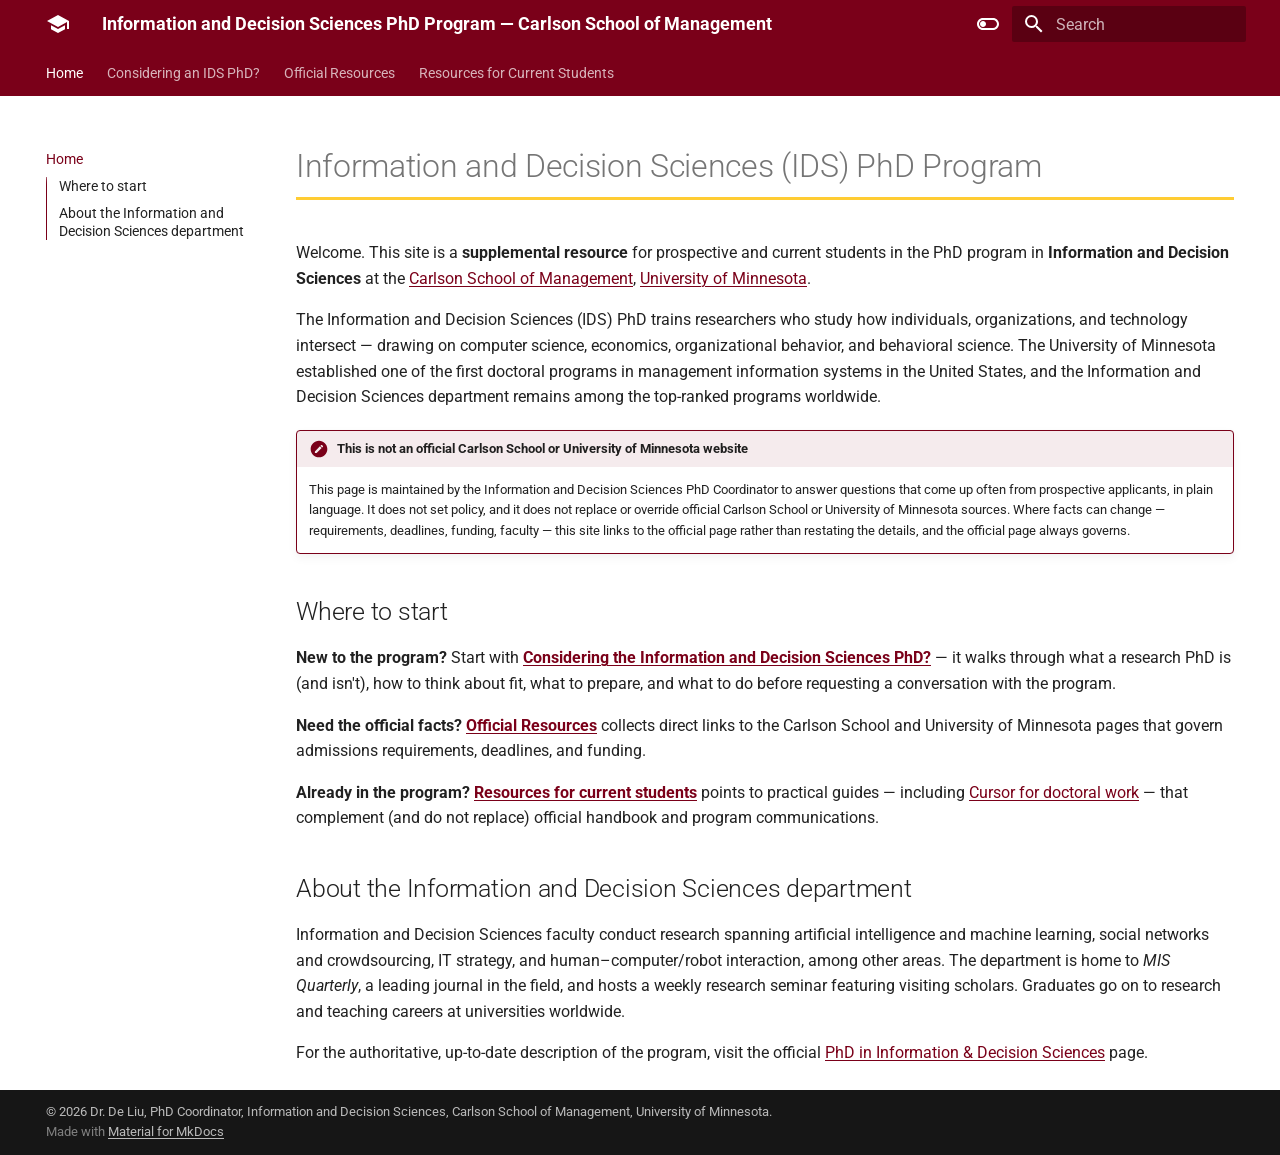
<file: index.html>
<!doctype html>
<html lang="en" class="no-js">
  <head>
    
      <meta charset="utf-8">
      <meta name="viewport" content="width=device-width,initial-scale=1">
      
        <meta name="description" content="Supplemental information and FAQs for prospective and current students in the Information and Decision Sciences PhD program at the University of Minnesota's Carlson School of Management.">
      
      
      
        <link rel="canonical" href="https://de4liu.github.io/ids-phd-public/">
      
      
      
        <link rel="next" href="considering-the-phd/">
      
      
        
      
      
      <link rel="icon" href="assets/images/favicon.png">
      <meta name="generator" content="mkdocs-1.6.1, mkdocs-material-9.7.7">
    
    
      
        <title>Information and Decision Sciences PhD Program — Carlson School of Management</title>
      
    
    
      <link rel="stylesheet" href="assets/stylesheets/main.ec1eaa64.min.css">
      
        
        <link rel="stylesheet" href="assets/stylesheets/palette.ab4e12ef.min.css">
      
      


    
    
      
    
    
      
        
        
        <link rel="preconnect" href="https://fonts.gstatic.com" crossorigin>
        <link rel="stylesheet" href="https://fonts.googleapis.com/css?family=Roboto:300,300i,400,400i,700,700i%7CRoboto+Mono:400,400i,700,700i&display=fallback">
        <style>:root{--md-text-font:"Roboto";--md-code-font:"Roboto Mono"}</style>
      
    
    
      <link rel="stylesheet" href="stylesheets/extra.css">
    
    <script>__md_scope=new URL(".",location),__md_hash=e=>[...e].reduce(((e,_)=>(e<<5)-e+_.charCodeAt(0)),0),__md_get=(e,_=localStorage,t=__md_scope)=>JSON.parse(_.getItem(t.pathname+"."+e)),__md_set=(e,_,t=localStorage,a=__md_scope)=>{try{t.setItem(a.pathname+"."+e,JSON.stringify(_))}catch(e){}}</script>
    
      

    
    
  </head>
  
  
    
    
      
    
    
    
    
    <body dir="ltr" data-md-color-scheme="default" data-md-color-primary="custom" data-md-color-accent="custom">
  
    
    <input class="md-toggle" data-md-toggle="drawer" type="checkbox" id="__drawer" autocomplete="off">
    <input class="md-toggle" data-md-toggle="search" type="checkbox" id="__search" autocomplete="off">
    <label class="md-overlay" for="__drawer"></label>
    <div data-md-component="skip">
      
        
        <a href="#information-and-decision-sciences-ids-phd-program" class="md-skip">
          Skip to content
        </a>
      
    </div>
    <div data-md-component="announce">
      
    </div>
    
    
      

<header class="md-header" data-md-component="header">
  <nav class="md-header__inner md-grid" aria-label="Header">
    <a href="." title="Information and Decision Sciences PhD Program — Carlson School of Management" class="md-header__button md-logo" aria-label="Information and Decision Sciences PhD Program — Carlson School of Management" data-md-component="logo">
      
  
  <svg xmlns="http://www.w3.org/2000/svg" viewBox="0 0 24 24"><path d="M12 3 1 9l11 6 9-4.91V17h2V9M5 13.18v4L12 21l7-3.82v-4L12 17z"/></svg>

    </a>
    <label class="md-header__button md-icon" for="__drawer">
      
      <svg xmlns="http://www.w3.org/2000/svg" viewBox="0 0 24 24"><path d="M3 6h18v2H3zm0 5h18v2H3zm0 5h18v2H3z"/></svg>
    </label>
    <div class="md-header__title" data-md-component="header-title">
      <div class="md-header__ellipsis">
        <div class="md-header__topic">
          <span class="md-ellipsis">
            Information and Decision Sciences PhD Program — Carlson School of Management
          </span>
        </div>
        <div class="md-header__topic" data-md-component="header-topic">
          <span class="md-ellipsis">
            
              Home
            
          </span>
        </div>
      </div>
    </div>
    
      
        <form class="md-header__option" data-md-component="palette">
  
    
    
    
    <input class="md-option" data-md-color-media="" data-md-color-scheme="default" data-md-color-primary="custom" data-md-color-accent="custom"  aria-label="Switch to dark mode"  type="radio" name="__palette" id="__palette_0">
    
      <label class="md-header__button md-icon" title="Switch to dark mode" for="__palette_1" hidden>
        <svg xmlns="http://www.w3.org/2000/svg" viewBox="0 0 24 24"><path d="M17 6H7c-3.31 0-6 2.69-6 6s2.69 6 6 6h10c3.31 0 6-2.69 6-6s-2.69-6-6-6m0 10H7c-2.21 0-4-1.79-4-4s1.79-4 4-4h10c2.21 0 4 1.79 4 4s-1.79 4-4 4M7 9c-1.66 0-3 1.34-3 3s1.34 3 3 3 3-1.34 3-3-1.34-3-3-3"/></svg>
      </label>
    
  
    
    
    
    <input class="md-option" data-md-color-media="" data-md-color-scheme="slate" data-md-color-primary="custom" data-md-color-accent="custom"  aria-label="Switch to light mode"  type="radio" name="__palette" id="__palette_1">
    
      <label class="md-header__button md-icon" title="Switch to light mode" for="__palette_0" hidden>
        <svg xmlns="http://www.w3.org/2000/svg" viewBox="0 0 24 24"><path d="M17 7H7a5 5 0 0 0-5 5 5 5 0 0 0 5 5h10a5 5 0 0 0 5-5 5 5 0 0 0-5-5m0 8a3 3 0 0 1-3-3 3 3 0 0 1 3-3 3 3 0 0 1 3 3 3 3 0 0 1-3 3"/></svg>
      </label>
    
  
</form>
      
    
    
      <script>var palette=__md_get("__palette");if(palette&&palette.color){if("(prefers-color-scheme)"===palette.color.media){var media=matchMedia("(prefers-color-scheme: light)"),input=document.querySelector(media.matches?"[data-md-color-media='(prefers-color-scheme: light)']":"[data-md-color-media='(prefers-color-scheme: dark)']");palette.color.media=input.getAttribute("data-md-color-media"),palette.color.scheme=input.getAttribute("data-md-color-scheme"),palette.color.primary=input.getAttribute("data-md-color-primary"),palette.color.accent=input.getAttribute("data-md-color-accent")}for(var[key,value]of Object.entries(palette.color))document.body.setAttribute("data-md-color-"+key,value)}</script>
    
    
    
      
      
        <label class="md-header__button md-icon" for="__search">
          
          <svg xmlns="http://www.w3.org/2000/svg" viewBox="0 0 24 24"><path d="M9.5 3A6.5 6.5 0 0 1 16 9.5c0 1.61-.59 3.09-1.56 4.23l.27.27h.79l5 5-1.5 1.5-5-5v-.79l-.27-.27A6.52 6.52 0 0 1 9.5 16 6.5 6.5 0 0 1 3 9.5 6.5 6.5 0 0 1 9.5 3m0 2C7 5 5 7 5 9.5S7 14 9.5 14 14 12 14 9.5 12 5 9.5 5"/></svg>
        </label>
        <div class="md-search" data-md-component="search" role="dialog">
  <label class="md-search__overlay" for="__search"></label>
  <div class="md-search__inner" role="search">
    <form class="md-search__form" name="search">
      <input type="text" class="md-search__input" name="query" aria-label="Search" placeholder="Search" autocapitalize="off" autocorrect="off" autocomplete="off" spellcheck="false" data-md-component="search-query" required>
      <label class="md-search__icon md-icon" for="__search">
        
        <svg xmlns="http://www.w3.org/2000/svg" viewBox="0 0 24 24"><path d="M9.5 3A6.5 6.5 0 0 1 16 9.5c0 1.61-.59 3.09-1.56 4.23l.27.27h.79l5 5-1.5 1.5-5-5v-.79l-.27-.27A6.52 6.52 0 0 1 9.5 16 6.5 6.5 0 0 1 3 9.5 6.5 6.5 0 0 1 9.5 3m0 2C7 5 5 7 5 9.5S7 14 9.5 14 14 12 14 9.5 12 5 9.5 5"/></svg>
        
        <svg xmlns="http://www.w3.org/2000/svg" viewBox="0 0 24 24"><path d="M20 11v2H8l5.5 5.5-1.42 1.42L4.16 12l7.92-7.92L13.5 5.5 8 11z"/></svg>
      </label>
      <nav class="md-search__options" aria-label="Search">
        
        <button type="reset" class="md-search__icon md-icon" title="Clear" aria-label="Clear" tabindex="-1">
          
          <svg xmlns="http://www.w3.org/2000/svg" viewBox="0 0 24 24"><path d="M19 6.41 17.59 5 12 10.59 6.41 5 5 6.41 10.59 12 5 17.59 6.41 19 12 13.41 17.59 19 19 17.59 13.41 12z"/></svg>
        </button>
      </nav>
      
        <div class="md-search__suggest" data-md-component="search-suggest"></div>
      
    </form>
    <div class="md-search__output">
      <div class="md-search__scrollwrap" tabindex="0" data-md-scrollfix>
        <div class="md-search-result" data-md-component="search-result">
          <div class="md-search-result__meta">
            Initializing search
          </div>
          <ol class="md-search-result__list" role="presentation"></ol>
        </div>
      </div>
    </div>
  </div>
</div>
      
    
    
  </nav>
  
</header>
    
    <div class="md-container" data-md-component="container">
      
      
        
          
            
<nav class="md-tabs" aria-label="Tabs" data-md-component="tabs">
  <div class="md-grid">
    <ul class="md-tabs__list">
      
        
  
  
  
    
  
  
    <li class="md-tabs__item md-tabs__item--active">
      <a href="." class="md-tabs__link">
        
  
  
    
  
  Home

      </a>
    </li>
  

      
        
  
  
  
  
    <li class="md-tabs__item">
      <a href="considering-the-phd/" class="md-tabs__link">
        
  
  
    
  
  Considering an IDS PhD?

      </a>
    </li>
  

      
        
  
  
  
  
    <li class="md-tabs__item">
      <a href="official-resources/" class="md-tabs__link">
        
  
  
    
  
  Official Resources

      </a>
    </li>
  

      
        
  
  
  
  
    
    
      <li class="md-tabs__item">
        <a href="resources-for-students/" class="md-tabs__link">
          
  
  
  Resources for Current Students

        </a>
      </li>
    
  

      
    </ul>
  </div>
</nav>
          
        
      
      <main class="md-main" data-md-component="main">
        <div class="md-main__inner md-grid">
          
            
              
              <div class="md-sidebar md-sidebar--primary" data-md-component="sidebar" data-md-type="navigation" >
                <div class="md-sidebar__scrollwrap">
                  <div class="md-sidebar__inner">
                    


  


  

<nav class="md-nav md-nav--primary md-nav--lifted md-nav--integrated" aria-label="Navigation" data-md-level="0">
  <label class="md-nav__title" for="__drawer">
    <a href="." title="Information and Decision Sciences PhD Program — Carlson School of Management" class="md-nav__button md-logo" aria-label="Information and Decision Sciences PhD Program — Carlson School of Management" data-md-component="logo">
      
  
  <svg xmlns="http://www.w3.org/2000/svg" viewBox="0 0 24 24"><path d="M12 3 1 9l11 6 9-4.91V17h2V9M5 13.18v4L12 21l7-3.82v-4L12 17z"/></svg>

    </a>
    Information and Decision Sciences PhD Program — Carlson School of Management
  </label>
  
  <ul class="md-nav__list" data-md-scrollfix>
    
      
      
  
  
    
  
  
  
    <li class="md-nav__item md-nav__item--active">
      
      <input class="md-nav__toggle md-toggle" type="checkbox" id="__toc">
      
      
        
      
      
        <label class="md-nav__link md-nav__link--active" for="__toc">
          
  
  
  <span class="md-ellipsis">
    
  
    Home
  

    
  </span>
  
  

          <span class="md-nav__icon md-icon"></span>
        </label>
      
      <a href="." class="md-nav__link md-nav__link--active">
        
  
  
  <span class="md-ellipsis">
    
  
    Home
  

    
  </span>
  
  

      </a>
      
        

<nav class="md-nav md-nav--secondary" aria-label="Table of contents">
  
  
  
    
  
  
    <label class="md-nav__title" for="__toc">
      <span class="md-nav__icon md-icon"></span>
      Table of contents
    </label>
    <ul class="md-nav__list" data-md-component="toc" data-md-scrollfix>
      
        <li class="md-nav__item">
  <a href="#where-to-start" class="md-nav__link">
    <span class="md-ellipsis">
      
        Where to start
      
    </span>
  </a>
  
</li>
      
        <li class="md-nav__item">
  <a href="#about-the-information-and-decision-sciences-department" class="md-nav__link">
    <span class="md-ellipsis">
      
        About the Information and Decision Sciences department
      
    </span>
  </a>
  
</li>
      
    </ul>
  
</nav>
      
    </li>
  

    
      
      
  
  
  
  
    <li class="md-nav__item">
      <a href="considering-the-phd/" class="md-nav__link">
        
  
  
  <span class="md-ellipsis">
    
  
    Considering an IDS PhD?
  

    
  </span>
  
  

      </a>
    </li>
  

    
      
      
  
  
  
  
    <li class="md-nav__item">
      <a href="official-resources/" class="md-nav__link">
        
  
  
  <span class="md-ellipsis">
    
  
    Official Resources
  

    
  </span>
  
  

      </a>
    </li>
  

    
      
      
  
  
  
  
    
    
    
    
      
      
        
      
    
    
    <li class="md-nav__item md-nav__item--nested">
      
        
        
        <input class="md-nav__toggle md-toggle " type="checkbox" id="__nav_4" >
        
          
          <label class="md-nav__link" for="__nav_4" id="__nav_4_label" tabindex="0">
            
  
  
  <span class="md-ellipsis">
    
  
    Resources for Current Students
  

    
  </span>
  
  

            <span class="md-nav__icon md-icon"></span>
          </label>
        
        <nav class="md-nav" data-md-level="1" aria-labelledby="__nav_4_label" aria-expanded="false">
          <label class="md-nav__title" for="__nav_4">
            <span class="md-nav__icon md-icon"></span>
            
  
    Resources for Current Students
  

          </label>
          <ul class="md-nav__list" data-md-scrollfix>
            
              
                
  
  
  
  
    <li class="md-nav__item">
      <a href="resources-for-students/" class="md-nav__link">
        
  
  
  <span class="md-ellipsis">
    
  
    Overview
  

    
  </span>
  
  

      </a>
    </li>
  

              
            
              
                
  
  
  
  
    <li class="md-nav__item">
      <a href="cursor-for-doctoral-work/" class="md-nav__link">
        
  
  
  <span class="md-ellipsis">
    
  
    Cursor for doctoral work
  

    
  </span>
  
  

      </a>
    </li>
  

              
            
          </ul>
        </nav>
      
    </li>
  

    
  </ul>
</nav>
                  </div>
                </div>
              </div>
            
            
          
          
            <div class="md-content" data-md-component="content">
              
                



  


              
              <article class="md-content__inner md-typeset">
                
                  



<h1 id="information-and-decision-sciences-ids-phd-program">Information and Decision Sciences (IDS) PhD Program<a class="headerlink" href="#information-and-decision-sciences-ids-phd-program" title="Permanent link">&para;</a></h1>
<p>Welcome. This site is a <strong>supplemental resource</strong> for prospective and current students in the PhD program in <strong>Information and Decision Sciences</strong> at the <a href="https://carlsonschool.umn.edu/">Carlson School of Management</a>, <a href="https://twin-cities.umn.edu/">University of Minnesota</a>.</p>
<p>The Information and Decision Sciences (IDS) PhD trains researchers who study how individuals, organizations, and technology intersect — drawing on computer science, economics, organizational behavior, and behavioral science. The University of Minnesota established one of the first doctoral programs in management information systems in the United States, and the Information and Decision Sciences department remains among the top-ranked programs worldwide.</p>
<div class="admonition unofficial">
<p class="admonition-title">This is not an official Carlson School or University of Minnesota website</p>
<p>This page is maintained by the Information and Decision Sciences PhD Coordinator to answer questions that come up often from prospective applicants, in plain language. It does not set policy, and it does not replace or override official Carlson School or University of Minnesota sources. Where facts can change — requirements, deadlines, funding, faculty — this site links to the official page rather than restating the details, and the official page always governs.</p>
</div>
<h2 id="where-to-start">Where to start<a class="headerlink" href="#where-to-start" title="Permanent link">&para;</a></h2>
<p><strong>New to the program?</strong> Start with <a href="considering-the-phd/"><strong>Considering the Information and Decision Sciences PhD?</strong></a> — it walks through what a research PhD is (and isn't), how to think about fit, what to prepare, and what to do before requesting a conversation with the program.</p>
<p><strong>Need the official facts?</strong> <a href="official-resources/"><strong>Official Resources</strong></a> collects direct links to the Carlson School and University of Minnesota pages that govern admissions requirements, deadlines, and funding.</p>
<p><strong>Already in the program?</strong> <a href="resources-for-students/"><strong>Resources for current students</strong></a> points to practical guides — including <a href="cursor-for-doctoral-work/">Cursor for doctoral work</a> — that complement (and do not replace) official handbook and program communications.</p>
<h2 id="about-the-information-and-decision-sciences-department">About the Information and Decision Sciences department<a class="headerlink" href="#about-the-information-and-decision-sciences-department" title="Permanent link">&para;</a></h2>
<p>Information and Decision Sciences faculty conduct research spanning artificial intelligence and machine learning, social networks and crowdsourcing, IT strategy, and human–computer/robot interaction, among other areas. The department is home to <em>MIS Quarterly</em>, a leading journal in the field, and hosts a weekly research seminar featuring visiting scholars. Graduates go on to research and teaching careers at universities worldwide.</p>
<p>For the authoritative, up-to-date description of the program, visit the official <a href="https://carlsonschool.umn.edu/graduate/phd/concentrations/information-decision-sciences">PhD in Information &amp; Decision Sciences</a> page.</p>












                
              </article>
            </div>
          
          
<script>var target=document.getElementById(location.hash.slice(1));target&&target.name&&(target.checked=target.name.startsWith("__tabbed_"))</script>
        </div>
        
          <button type="button" class="md-top md-icon" data-md-component="top" hidden>
  
  <svg xmlns="http://www.w3.org/2000/svg" viewBox="0 0 24 24"><path d="M13 20h-2V8l-5.5 5.5-1.42-1.42L12 4.16l7.92 7.92-1.42 1.42L13 8z"/></svg>
  Back to top
</button>
        
      </main>
      
        <footer class="md-footer">
  
  <div class="md-footer-meta md-typeset">
    <div class="md-footer-meta__inner md-grid">
      <div class="md-copyright">
  
    <div class="md-copyright__highlight">
      &copy; 2026 Dr. De Liu, PhD Coordinator, Information and Decision Sciences, Carlson School of Management, University of Minnesota.
    </div>
  
  
    Made with
    <a href="https://squidfunk.github.io/mkdocs-material/" target="_blank" rel="noopener">
      Material for MkDocs
    </a>
  
</div>
      
    </div>
  </div>
</footer>
      
    </div>
    <div class="md-dialog" data-md-component="dialog">
      <div class="md-dialog__inner md-typeset"></div>
    </div>
    
    
    
      
      
      <script id="__config" type="application/json">{"annotate": null, "base": ".", "features": ["navigation.tabs", "navigation.sections", "navigation.path", "navigation.top", "toc.integrate", "search.suggest", "search.highlight", "content.code.copy"], "search": "assets/javascripts/workers/search.2c215733.min.js", "tags": null, "translations": {"clipboard.copied": "Copied to clipboard", "clipboard.copy": "Copy to clipboard", "search.result.more.one": "1 more on this page", "search.result.more.other": "# more on this page", "search.result.none": "No matching documents", "search.result.one": "1 matching document", "search.result.other": "# matching documents", "search.result.placeholder": "Type to start searching", "search.result.term.missing": "Missing", "select.version": "Select version"}, "version": null}</script>
    
    
      <script src="assets/javascripts/bundle.d7400e89.min.js"></script>
      
    
  </body>
</html>
</file>
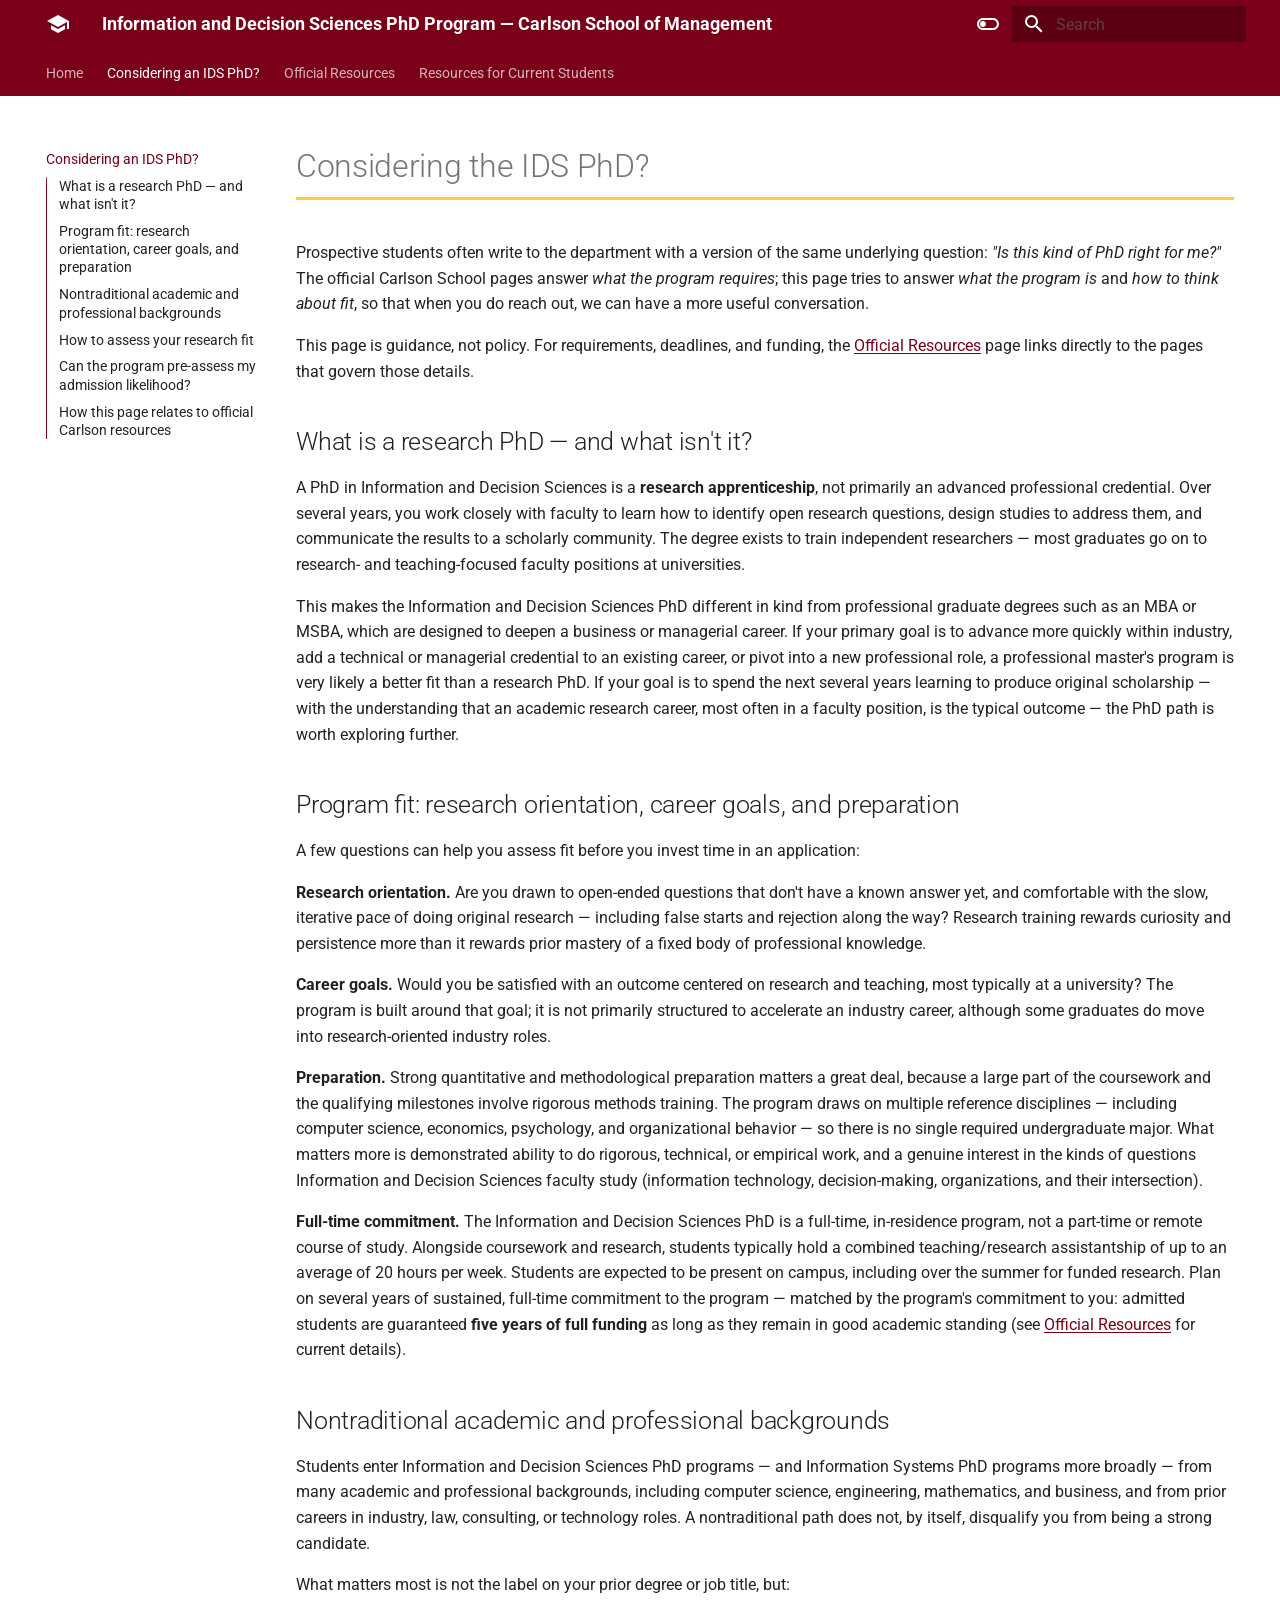
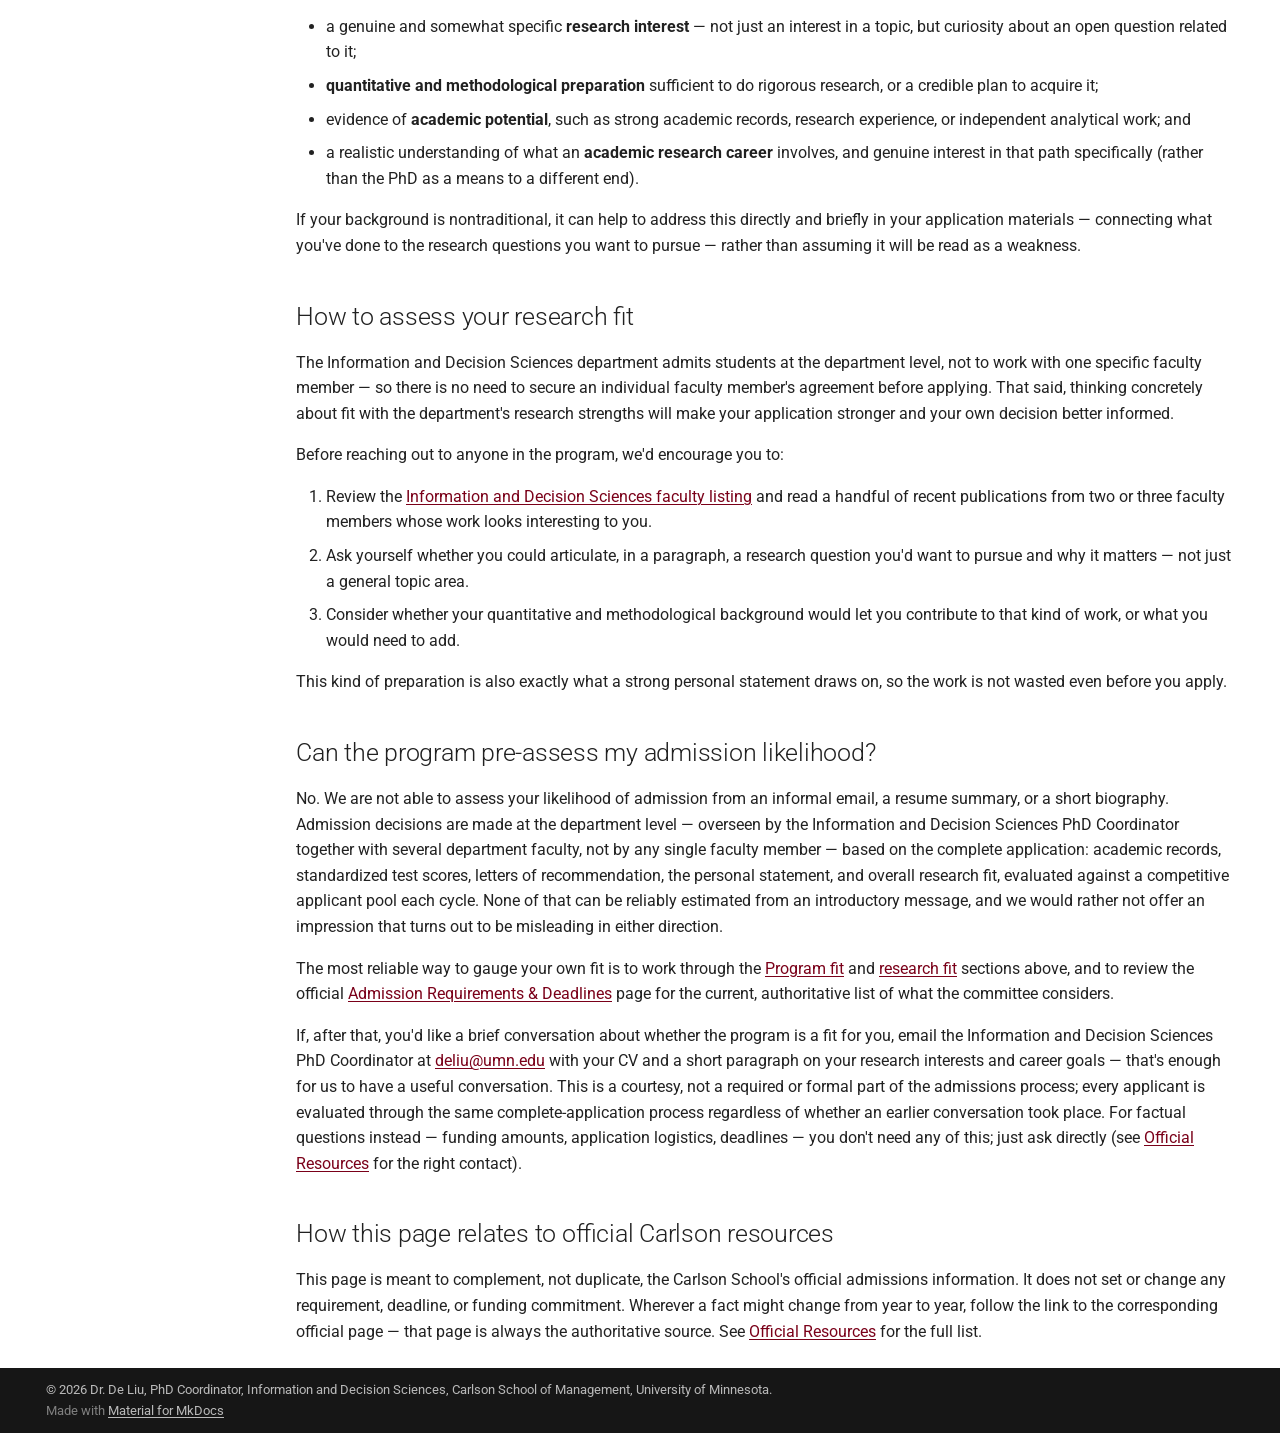
<file: considering-the-phd/index.html>
<!doctype html>
<html lang="en" class="no-js">
  <head>
    
      <meta charset="utf-8">
      <meta name="viewport" content="width=device-width,initial-scale=1">
      
        <meta name="description" content="Supplemental information and FAQs for prospective and current students in the Information and Decision Sciences PhD program at the University of Minnesota's Carlson School of Management.">
      
      
      
        <link rel="canonical" href="https://de4liu.github.io/ids-phd-public/considering-the-phd/">
      
      
        <link rel="prev" href="..">
      
      
        <link rel="next" href="../official-resources/">
      
      
        
      
      
      <link rel="icon" href="../assets/images/favicon.png">
      <meta name="generator" content="mkdocs-1.6.1, mkdocs-material-9.7.7">
    
    
      
        <title>Considering an IDS PhD? - Information and Decision Sciences PhD Program — Carlson School of Management</title>
      
    
    
      <link rel="stylesheet" href="../assets/stylesheets/main.ec1eaa64.min.css">
      
        
        <link rel="stylesheet" href="../assets/stylesheets/palette.ab4e12ef.min.css">
      
      


    
    
      
    
    
      
        
        
        <link rel="preconnect" href="https://fonts.gstatic.com" crossorigin>
        <link rel="stylesheet" href="https://fonts.googleapis.com/css?family=Roboto:300,300i,400,400i,700,700i%7CRoboto+Mono:400,400i,700,700i&display=fallback">
        <style>:root{--md-text-font:"Roboto";--md-code-font:"Roboto Mono"}</style>
      
    
    
      <link rel="stylesheet" href="../stylesheets/extra.css">
    
    <script>__md_scope=new URL("..",location),__md_hash=e=>[...e].reduce(((e,_)=>(e<<5)-e+_.charCodeAt(0)),0),__md_get=(e,_=localStorage,t=__md_scope)=>JSON.parse(_.getItem(t.pathname+"."+e)),__md_set=(e,_,t=localStorage,a=__md_scope)=>{try{t.setItem(a.pathname+"."+e,JSON.stringify(_))}catch(e){}}</script>
    
      

    
    
  </head>
  
  
    
    
      
    
    
    
    
    <body dir="ltr" data-md-color-scheme="default" data-md-color-primary="custom" data-md-color-accent="custom">
  
    
    <input class="md-toggle" data-md-toggle="drawer" type="checkbox" id="__drawer" autocomplete="off">
    <input class="md-toggle" data-md-toggle="search" type="checkbox" id="__search" autocomplete="off">
    <label class="md-overlay" for="__drawer"></label>
    <div data-md-component="skip">
      
        
        <a href="#considering-the-ids-phd" class="md-skip">
          Skip to content
        </a>
      
    </div>
    <div data-md-component="announce">
      
    </div>
    
    
      

<header class="md-header" data-md-component="header">
  <nav class="md-header__inner md-grid" aria-label="Header">
    <a href=".." title="Information and Decision Sciences PhD Program — Carlson School of Management" class="md-header__button md-logo" aria-label="Information and Decision Sciences PhD Program — Carlson School of Management" data-md-component="logo">
      
  
  <svg xmlns="http://www.w3.org/2000/svg" viewBox="0 0 24 24"><path d="M12 3 1 9l11 6 9-4.91V17h2V9M5 13.18v4L12 21l7-3.82v-4L12 17z"/></svg>

    </a>
    <label class="md-header__button md-icon" for="__drawer">
      
      <svg xmlns="http://www.w3.org/2000/svg" viewBox="0 0 24 24"><path d="M3 6h18v2H3zm0 5h18v2H3zm0 5h18v2H3z"/></svg>
    </label>
    <div class="md-header__title" data-md-component="header-title">
      <div class="md-header__ellipsis">
        <div class="md-header__topic">
          <span class="md-ellipsis">
            Information and Decision Sciences PhD Program — Carlson School of Management
          </span>
        </div>
        <div class="md-header__topic" data-md-component="header-topic">
          <span class="md-ellipsis">
            
              Considering an IDS PhD?
            
          </span>
        </div>
      </div>
    </div>
    
      
        <form class="md-header__option" data-md-component="palette">
  
    
    
    
    <input class="md-option" data-md-color-media="" data-md-color-scheme="default" data-md-color-primary="custom" data-md-color-accent="custom"  aria-label="Switch to dark mode"  type="radio" name="__palette" id="__palette_0">
    
      <label class="md-header__button md-icon" title="Switch to dark mode" for="__palette_1" hidden>
        <svg xmlns="http://www.w3.org/2000/svg" viewBox="0 0 24 24"><path d="M17 6H7c-3.31 0-6 2.69-6 6s2.69 6 6 6h10c3.31 0 6-2.69 6-6s-2.69-6-6-6m0 10H7c-2.21 0-4-1.79-4-4s1.79-4 4-4h10c2.21 0 4 1.79 4 4s-1.79 4-4 4M7 9c-1.66 0-3 1.34-3 3s1.34 3 3 3 3-1.34 3-3-1.34-3-3-3"/></svg>
      </label>
    
  
    
    
    
    <input class="md-option" data-md-color-media="" data-md-color-scheme="slate" data-md-color-primary="custom" data-md-color-accent="custom"  aria-label="Switch to light mode"  type="radio" name="__palette" id="__palette_1">
    
      <label class="md-header__button md-icon" title="Switch to light mode" for="__palette_0" hidden>
        <svg xmlns="http://www.w3.org/2000/svg" viewBox="0 0 24 24"><path d="M17 7H7a5 5 0 0 0-5 5 5 5 0 0 0 5 5h10a5 5 0 0 0 5-5 5 5 0 0 0-5-5m0 8a3 3 0 0 1-3-3 3 3 0 0 1 3-3 3 3 0 0 1 3 3 3 3 0 0 1-3 3"/></svg>
      </label>
    
  
</form>
      
    
    
      <script>var palette=__md_get("__palette");if(palette&&palette.color){if("(prefers-color-scheme)"===palette.color.media){var media=matchMedia("(prefers-color-scheme: light)"),input=document.querySelector(media.matches?"[data-md-color-media='(prefers-color-scheme: light)']":"[data-md-color-media='(prefers-color-scheme: dark)']");palette.color.media=input.getAttribute("data-md-color-media"),palette.color.scheme=input.getAttribute("data-md-color-scheme"),palette.color.primary=input.getAttribute("data-md-color-primary"),palette.color.accent=input.getAttribute("data-md-color-accent")}for(var[key,value]of Object.entries(palette.color))document.body.setAttribute("data-md-color-"+key,value)}</script>
    
    
    
      
      
        <label class="md-header__button md-icon" for="__search">
          
          <svg xmlns="http://www.w3.org/2000/svg" viewBox="0 0 24 24"><path d="M9.5 3A6.5 6.5 0 0 1 16 9.5c0 1.61-.59 3.09-1.56 4.23l.27.27h.79l5 5-1.5 1.5-5-5v-.79l-.27-.27A6.52 6.52 0 0 1 9.5 16 6.5 6.5 0 0 1 3 9.5 6.5 6.5 0 0 1 9.5 3m0 2C7 5 5 7 5 9.5S7 14 9.5 14 14 12 14 9.5 12 5 9.5 5"/></svg>
        </label>
        <div class="md-search" data-md-component="search" role="dialog">
  <label class="md-search__overlay" for="__search"></label>
  <div class="md-search__inner" role="search">
    <form class="md-search__form" name="search">
      <input type="text" class="md-search__input" name="query" aria-label="Search" placeholder="Search" autocapitalize="off" autocorrect="off" autocomplete="off" spellcheck="false" data-md-component="search-query" required>
      <label class="md-search__icon md-icon" for="__search">
        
        <svg xmlns="http://www.w3.org/2000/svg" viewBox="0 0 24 24"><path d="M9.5 3A6.5 6.5 0 0 1 16 9.5c0 1.61-.59 3.09-1.56 4.23l.27.27h.79l5 5-1.5 1.5-5-5v-.79l-.27-.27A6.52 6.52 0 0 1 9.5 16 6.5 6.5 0 0 1 3 9.5 6.5 6.5 0 0 1 9.5 3m0 2C7 5 5 7 5 9.5S7 14 9.5 14 14 12 14 9.5 12 5 9.5 5"/></svg>
        
        <svg xmlns="http://www.w3.org/2000/svg" viewBox="0 0 24 24"><path d="M20 11v2H8l5.5 5.5-1.42 1.42L4.16 12l7.92-7.92L13.5 5.5 8 11z"/></svg>
      </label>
      <nav class="md-search__options" aria-label="Search">
        
        <button type="reset" class="md-search__icon md-icon" title="Clear" aria-label="Clear" tabindex="-1">
          
          <svg xmlns="http://www.w3.org/2000/svg" viewBox="0 0 24 24"><path d="M19 6.41 17.59 5 12 10.59 6.41 5 5 6.41 10.59 12 5 17.59 6.41 19 12 13.41 17.59 19 19 17.59 13.41 12z"/></svg>
        </button>
      </nav>
      
        <div class="md-search__suggest" data-md-component="search-suggest"></div>
      
    </form>
    <div class="md-search__output">
      <div class="md-search__scrollwrap" tabindex="0" data-md-scrollfix>
        <div class="md-search-result" data-md-component="search-result">
          <div class="md-search-result__meta">
            Initializing search
          </div>
          <ol class="md-search-result__list" role="presentation"></ol>
        </div>
      </div>
    </div>
  </div>
</div>
      
    
    
  </nav>
  
</header>
    
    <div class="md-container" data-md-component="container">
      
      
        
          
            
<nav class="md-tabs" aria-label="Tabs" data-md-component="tabs">
  <div class="md-grid">
    <ul class="md-tabs__list">
      
        
  
  
  
  
    <li class="md-tabs__item">
      <a href=".." class="md-tabs__link">
        
  
  
    
  
  Home

      </a>
    </li>
  

      
        
  
  
  
    
  
  
    <li class="md-tabs__item md-tabs__item--active">
      <a href="./" class="md-tabs__link">
        
  
  
    
  
  Considering an IDS PhD?

      </a>
    </li>
  

      
        
  
  
  
  
    <li class="md-tabs__item">
      <a href="../official-resources/" class="md-tabs__link">
        
  
  
    
  
  Official Resources

      </a>
    </li>
  

      
        
  
  
  
  
    
    
      <li class="md-tabs__item">
        <a href="../resources-for-students/" class="md-tabs__link">
          
  
  
  Resources for Current Students

        </a>
      </li>
    
  

      
    </ul>
  </div>
</nav>
          
        
      
      <main class="md-main" data-md-component="main">
        <div class="md-main__inner md-grid">
          
            
              
              <div class="md-sidebar md-sidebar--primary" data-md-component="sidebar" data-md-type="navigation" >
                <div class="md-sidebar__scrollwrap">
                  <div class="md-sidebar__inner">
                    


  


  

<nav class="md-nav md-nav--primary md-nav--lifted md-nav--integrated" aria-label="Navigation" data-md-level="0">
  <label class="md-nav__title" for="__drawer">
    <a href=".." title="Information and Decision Sciences PhD Program — Carlson School of Management" class="md-nav__button md-logo" aria-label="Information and Decision Sciences PhD Program — Carlson School of Management" data-md-component="logo">
      
  
  <svg xmlns="http://www.w3.org/2000/svg" viewBox="0 0 24 24"><path d="M12 3 1 9l11 6 9-4.91V17h2V9M5 13.18v4L12 21l7-3.82v-4L12 17z"/></svg>

    </a>
    Information and Decision Sciences PhD Program — Carlson School of Management
  </label>
  
  <ul class="md-nav__list" data-md-scrollfix>
    
      
      
  
  
  
  
    <li class="md-nav__item">
      <a href=".." class="md-nav__link">
        
  
  
  <span class="md-ellipsis">
    
  
    Home
  

    
  </span>
  
  

      </a>
    </li>
  

    
      
      
  
  
    
  
  
  
    <li class="md-nav__item md-nav__item--active">
      
      <input class="md-nav__toggle md-toggle" type="checkbox" id="__toc">
      
      
        
      
      
        <label class="md-nav__link md-nav__link--active" for="__toc">
          
  
  
  <span class="md-ellipsis">
    
  
    Considering an IDS PhD?
  

    
  </span>
  
  

          <span class="md-nav__icon md-icon"></span>
        </label>
      
      <a href="./" class="md-nav__link md-nav__link--active">
        
  
  
  <span class="md-ellipsis">
    
  
    Considering an IDS PhD?
  

    
  </span>
  
  

      </a>
      
        

<nav class="md-nav md-nav--secondary" aria-label="Table of contents">
  
  
  
    
  
  
    <label class="md-nav__title" for="__toc">
      <span class="md-nav__icon md-icon"></span>
      Table of contents
    </label>
    <ul class="md-nav__list" data-md-component="toc" data-md-scrollfix>
      
        <li class="md-nav__item">
  <a href="#what-is-a-research-phd-and-what-isnt-it" class="md-nav__link">
    <span class="md-ellipsis">
      
        What is a research PhD — and what isn't it?
      
    </span>
  </a>
  
</li>
      
        <li class="md-nav__item">
  <a href="#program-fit-research-orientation-career-goals-and-preparation" class="md-nav__link">
    <span class="md-ellipsis">
      
        Program fit: research orientation, career goals, and preparation
      
    </span>
  </a>
  
</li>
      
        <li class="md-nav__item">
  <a href="#nontraditional-academic-and-professional-backgrounds" class="md-nav__link">
    <span class="md-ellipsis">
      
        Nontraditional academic and professional backgrounds
      
    </span>
  </a>
  
</li>
      
        <li class="md-nav__item">
  <a href="#how-to-assess-your-research-fit" class="md-nav__link">
    <span class="md-ellipsis">
      
        How to assess your research fit
      
    </span>
  </a>
  
</li>
      
        <li class="md-nav__item">
  <a href="#can-the-program-pre-assess-my-admission-likelihood" class="md-nav__link">
    <span class="md-ellipsis">
      
        Can the program pre-assess my admission likelihood?
      
    </span>
  </a>
  
</li>
      
        <li class="md-nav__item">
  <a href="#how-this-page-relates-to-official-carlson-resources" class="md-nav__link">
    <span class="md-ellipsis">
      
        How this page relates to official Carlson resources
      
    </span>
  </a>
  
</li>
      
    </ul>
  
</nav>
      
    </li>
  

    
      
      
  
  
  
  
    <li class="md-nav__item">
      <a href="../official-resources/" class="md-nav__link">
        
  
  
  <span class="md-ellipsis">
    
  
    Official Resources
  

    
  </span>
  
  

      </a>
    </li>
  

    
      
      
  
  
  
  
    
    
    
    
      
      
        
      
    
    
    <li class="md-nav__item md-nav__item--nested">
      
        
        
        <input class="md-nav__toggle md-toggle " type="checkbox" id="__nav_4" >
        
          
          <label class="md-nav__link" for="__nav_4" id="__nav_4_label" tabindex="0">
            
  
  
  <span class="md-ellipsis">
    
  
    Resources for Current Students
  

    
  </span>
  
  

            <span class="md-nav__icon md-icon"></span>
          </label>
        
        <nav class="md-nav" data-md-level="1" aria-labelledby="__nav_4_label" aria-expanded="false">
          <label class="md-nav__title" for="__nav_4">
            <span class="md-nav__icon md-icon"></span>
            
  
    Resources for Current Students
  

          </label>
          <ul class="md-nav__list" data-md-scrollfix>
            
              
                
  
  
  
  
    <li class="md-nav__item">
      <a href="../resources-for-students/" class="md-nav__link">
        
  
  
  <span class="md-ellipsis">
    
  
    Overview
  

    
  </span>
  
  

      </a>
    </li>
  

              
            
              
                
  
  
  
  
    <li class="md-nav__item">
      <a href="../cursor-for-doctoral-work/" class="md-nav__link">
        
  
  
  <span class="md-ellipsis">
    
  
    Cursor for doctoral work
  

    
  </span>
  
  

      </a>
    </li>
  

              
            
          </ul>
        </nav>
      
    </li>
  

    
  </ul>
</nav>
                  </div>
                </div>
              </div>
            
            
          
          
            <div class="md-content" data-md-component="content">
              
                



  


              
              <article class="md-content__inner md-typeset">
                
                  



<h1 id="considering-the-ids-phd">Considering the IDS PhD?<a class="headerlink" href="#considering-the-ids-phd" title="Permanent link">&para;</a></h1>
<p>Prospective students often write to the department with a version of the same underlying question: <em>"Is this kind of PhD right for me?"</em> The official Carlson School pages answer <em>what the program requires</em>; this page tries to answer <em>what the program is</em> and <em>how to think about fit</em>, so that when you do reach out, we can have a more useful conversation.</p>
<p>This page is guidance, not policy. For requirements, deadlines, and funding, the <a href="../official-resources/">Official Resources</a> page links directly to the pages that govern those details.</p>
<h2 id="what-is-a-research-phd-and-what-isnt-it">What is a research PhD — and what isn't it?<a class="headerlink" href="#what-is-a-research-phd-and-what-isnt-it" title="Permanent link">&para;</a></h2>
<p>A PhD in Information and Decision Sciences is a <strong>research apprenticeship</strong>, not primarily an advanced professional credential. Over several years, you work closely with faculty to learn how to identify open research questions, design studies to address them, and communicate the results to a scholarly community. The degree exists to train independent researchers — most graduates go on to research- and teaching-focused faculty positions at universities.</p>
<p>This makes the Information and Decision Sciences PhD different in kind from professional graduate degrees such as an MBA or MSBA, which are designed to deepen a business or managerial career. If your primary goal is to advance more quickly within industry, add a technical or managerial credential to an existing career, or pivot into a new professional role, a professional master's program is very likely a better fit than a research PhD. If your goal is to spend the next several years learning to produce original scholarship — with the understanding that an academic research career, most often in a faculty position, is the typical outcome — the PhD path is worth exploring further.</p>
<h2 id="program-fit-research-orientation-career-goals-and-preparation">Program fit: research orientation, career goals, and preparation<a class="headerlink" href="#program-fit-research-orientation-career-goals-and-preparation" title="Permanent link">&para;</a></h2>
<p>A few questions can help you assess fit before you invest time in an application:</p>
<p><strong>Research orientation.</strong> Are you drawn to open-ended questions that don't have a known answer yet, and comfortable with the slow, iterative pace of doing original research — including false starts and rejection along the way? Research training rewards curiosity and persistence more than it rewards prior mastery of a fixed body of professional knowledge.</p>
<p><strong>Career goals.</strong> Would you be satisfied with an outcome centered on research and teaching, most typically at a university? The program is built around that goal; it is not primarily structured to accelerate an industry career, although some graduates do move into research-oriented industry roles.</p>
<p><strong>Preparation.</strong> Strong quantitative and methodological preparation matters a great deal, because a large part of the coursework and the qualifying milestones involve rigorous methods training. The program draws on multiple reference disciplines — including computer science, economics, psychology, and organizational behavior — so there is no single required undergraduate major. What matters more is demonstrated ability to do rigorous, technical, or empirical work, and a genuine interest in the kinds of questions Information and Decision Sciences faculty study (information technology, decision-making, organizations, and their intersection).</p>
<p><strong>Full-time commitment.</strong> The Information and Decision Sciences PhD is a full-time, in-residence program, not a part-time or remote course of study. Alongside coursework and research, students typically hold a combined teaching/research assistantship of up to an average of 20 hours per week. Students are expected to be present on campus, including over the summer for funded research. Plan on several years of sustained, full-time commitment to the program — matched by the program's commitment to you: admitted students are guaranteed <strong>five years of full funding</strong> as long as they remain in good academic standing (see <a href="../official-resources/">Official Resources</a> for current details).</p>
<h2 id="nontraditional-academic-and-professional-backgrounds">Nontraditional academic and professional backgrounds<a class="headerlink" href="#nontraditional-academic-and-professional-backgrounds" title="Permanent link">&para;</a></h2>
<p>Students enter Information and Decision Sciences PhD programs — and Information Systems PhD programs more broadly — from many academic and professional backgrounds, including computer science, engineering, mathematics, and business, and from prior careers in industry, law, consulting, or technology roles. A nontraditional path does not, by itself, disqualify you from being a strong candidate.</p>
<p>What matters most is not the label on your prior degree or job title, but:</p>
<ul>
<li>a genuine and somewhat specific <strong>research interest</strong> — not just an interest in a topic, but curiosity about an open question related to it;</li>
<li><strong>quantitative and methodological preparation</strong> sufficient to do rigorous research, or a credible plan to acquire it;</li>
<li>evidence of <strong>academic potential</strong>, such as strong academic records, research experience, or independent analytical work; and</li>
<li>a realistic understanding of what an <strong>academic research career</strong> involves, and genuine interest in that path specifically (rather than the PhD as a means to a different end).</li>
</ul>
<p>If your background is nontraditional, it can help to address this directly and briefly in your application materials — connecting what you've done to the research questions you want to pursue — rather than assuming it will be read as a weakness.</p>
<h2 id="how-to-assess-your-research-fit">How to assess your research fit<a class="headerlink" href="#how-to-assess-your-research-fit" title="Permanent link">&para;</a></h2>
<p>The Information and Decision Sciences department admits students at the department level, not to work with one specific faculty member — so there is no need to secure an individual faculty member's agreement before applying. That said, thinking concretely about fit with the department's research strengths will make your application stronger and your own decision better informed.</p>
<p>Before reaching out to anyone in the program, we'd encourage you to:</p>
<ol>
<li>Review the <a href="https://carlsonschool.umn.edu/graduate/phd/concentrations/information-decision-sciences/faculty">Information and Decision Sciences faculty listing</a> and read a handful of recent publications from two or three faculty members whose work looks interesting to you.</li>
<li>Ask yourself whether you could articulate, in a paragraph, a research question you'd want to pursue and why it matters — not just a general topic area.</li>
<li>Consider whether your quantitative and methodological background would let you contribute to that kind of work, or what you would need to add.</li>
</ol>
<p>This kind of preparation is also exactly what a strong personal statement draws on, so the work is not wasted even before you apply.</p>
<h2 id="can-the-program-pre-assess-my-admission-likelihood">Can the program pre-assess my admission likelihood?<a class="headerlink" href="#can-the-program-pre-assess-my-admission-likelihood" title="Permanent link">&para;</a></h2>
<p>No. We are not able to assess your likelihood of admission from an informal email, a resume summary, or a short biography. Admission decisions are made at the department level — overseen by the Information and Decision Sciences PhD Coordinator together with several department faculty, not by any single faculty member — based on the complete application: academic records, standardized test scores, letters of recommendation, the personal statement, and overall research fit, evaluated against a competitive applicant pool each cycle. None of that can be reliably estimated from an introductory message, and we would rather not offer an impression that turns out to be misleading in either direction.</p>
<p>The most reliable way to gauge your own fit is to work through the <a href="#program-fit-research-orientation-career-goals-and-preparation">Program fit</a> and <a href="#how-to-assess-your-research-fit">research fit</a> sections above, and to review the official <a href="https://carlsonschool.umn.edu/graduate/phd/admissions/requirements-deadlines">Admission Requirements &amp; Deadlines</a> page for the current, authoritative list of what the committee considers.</p>
<p>If, after that, you'd like a brief conversation about whether the program is a fit for you, email the Information and Decision Sciences PhD Coordinator at <a href="mailto:deliu@umn.edu">deliu@umn.edu</a> with your CV and a short paragraph on your research interests and career goals — that's enough for us to have a useful conversation. This is a courtesy, not a required or formal part of the admissions process; every applicant is evaluated through the same complete-application process regardless of whether an earlier conversation took place. For factual questions instead — funding amounts, application logistics, deadlines — you don't need any of this; just ask directly (see <a href="../official-resources/#contact">Official Resources</a> for the right contact).</p>
<h2 id="how-this-page-relates-to-official-carlson-resources">How this page relates to official Carlson resources<a class="headerlink" href="#how-this-page-relates-to-official-carlson-resources" title="Permanent link">&para;</a></h2>
<p>This page is meant to complement, not duplicate, the Carlson School's official admissions information. It does not set or change any requirement, deadline, or funding commitment. Wherever a fact might change from year to year, follow the link to the corresponding official page — that page is always the authoritative source. See <a href="../official-resources/">Official Resources</a> for the full list.</p>












                
              </article>
            </div>
          
          
<script>var target=document.getElementById(location.hash.slice(1));target&&target.name&&(target.checked=target.name.startsWith("__tabbed_"))</script>
        </div>
        
          <button type="button" class="md-top md-icon" data-md-component="top" hidden>
  
  <svg xmlns="http://www.w3.org/2000/svg" viewBox="0 0 24 24"><path d="M13 20h-2V8l-5.5 5.5-1.42-1.42L12 4.16l7.92 7.92-1.42 1.42L13 8z"/></svg>
  Back to top
</button>
        
      </main>
      
        <footer class="md-footer">
  
  <div class="md-footer-meta md-typeset">
    <div class="md-footer-meta__inner md-grid">
      <div class="md-copyright">
  
    <div class="md-copyright__highlight">
      &copy; 2026 Dr. De Liu, PhD Coordinator, Information and Decision Sciences, Carlson School of Management, University of Minnesota.
    </div>
  
  
    Made with
    <a href="https://squidfunk.github.io/mkdocs-material/" target="_blank" rel="noopener">
      Material for MkDocs
    </a>
  
</div>
      
    </div>
  </div>
</footer>
      
    </div>
    <div class="md-dialog" data-md-component="dialog">
      <div class="md-dialog__inner md-typeset"></div>
    </div>
    
    
    
      
      
      <script id="__config" type="application/json">{"annotate": null, "base": "..", "features": ["navigation.tabs", "navigation.sections", "navigation.path", "navigation.top", "toc.integrate", "search.suggest", "search.highlight", "content.code.copy"], "search": "../assets/javascripts/workers/search.2c215733.min.js", "tags": null, "translations": {"clipboard.copied": "Copied to clipboard", "clipboard.copy": "Copy to clipboard", "search.result.more.one": "1 more on this page", "search.result.more.other": "# more on this page", "search.result.none": "No matching documents", "search.result.one": "1 matching document", "search.result.other": "# matching documents", "search.result.placeholder": "Type to start searching", "search.result.term.missing": "Missing", "select.version": "Select version"}, "version": null}</script>
    
    
      <script src="../assets/javascripts/bundle.d7400e89.min.js"></script>
      
    
  </body>
</html>
</file>
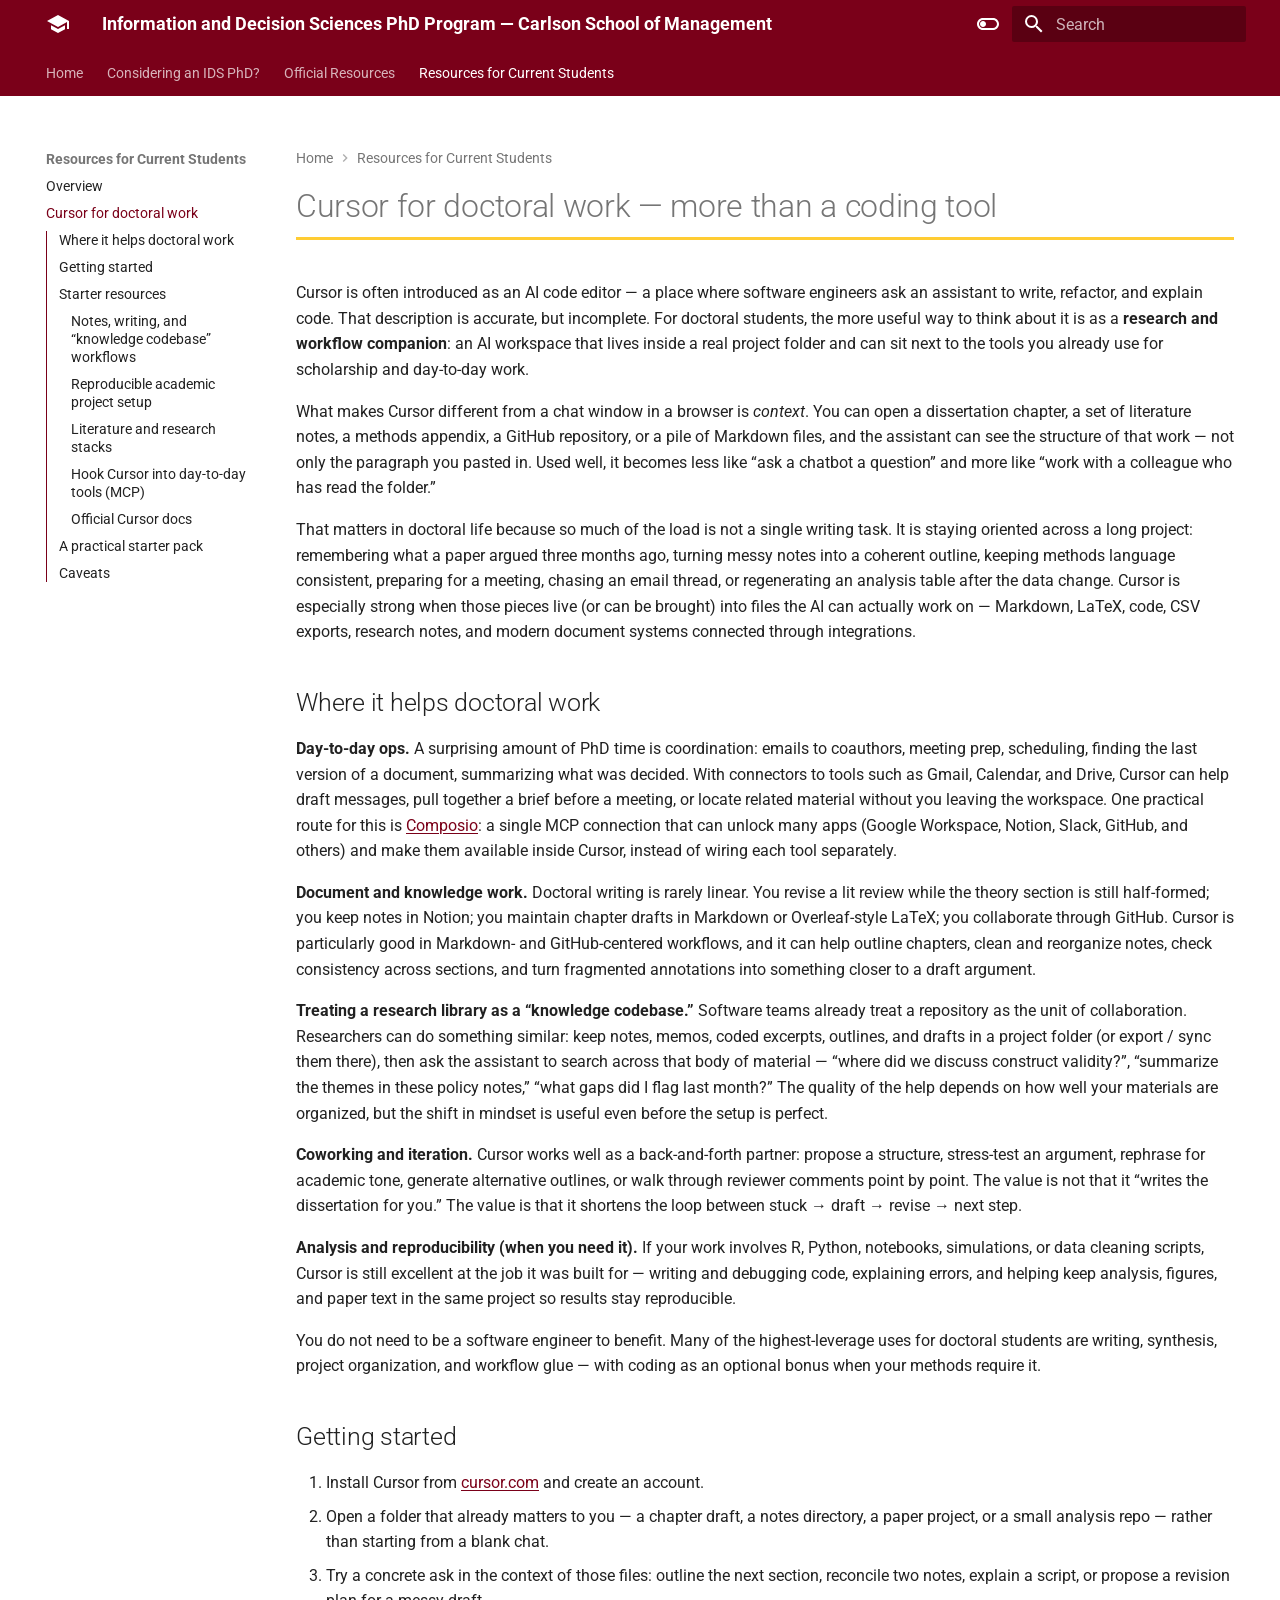
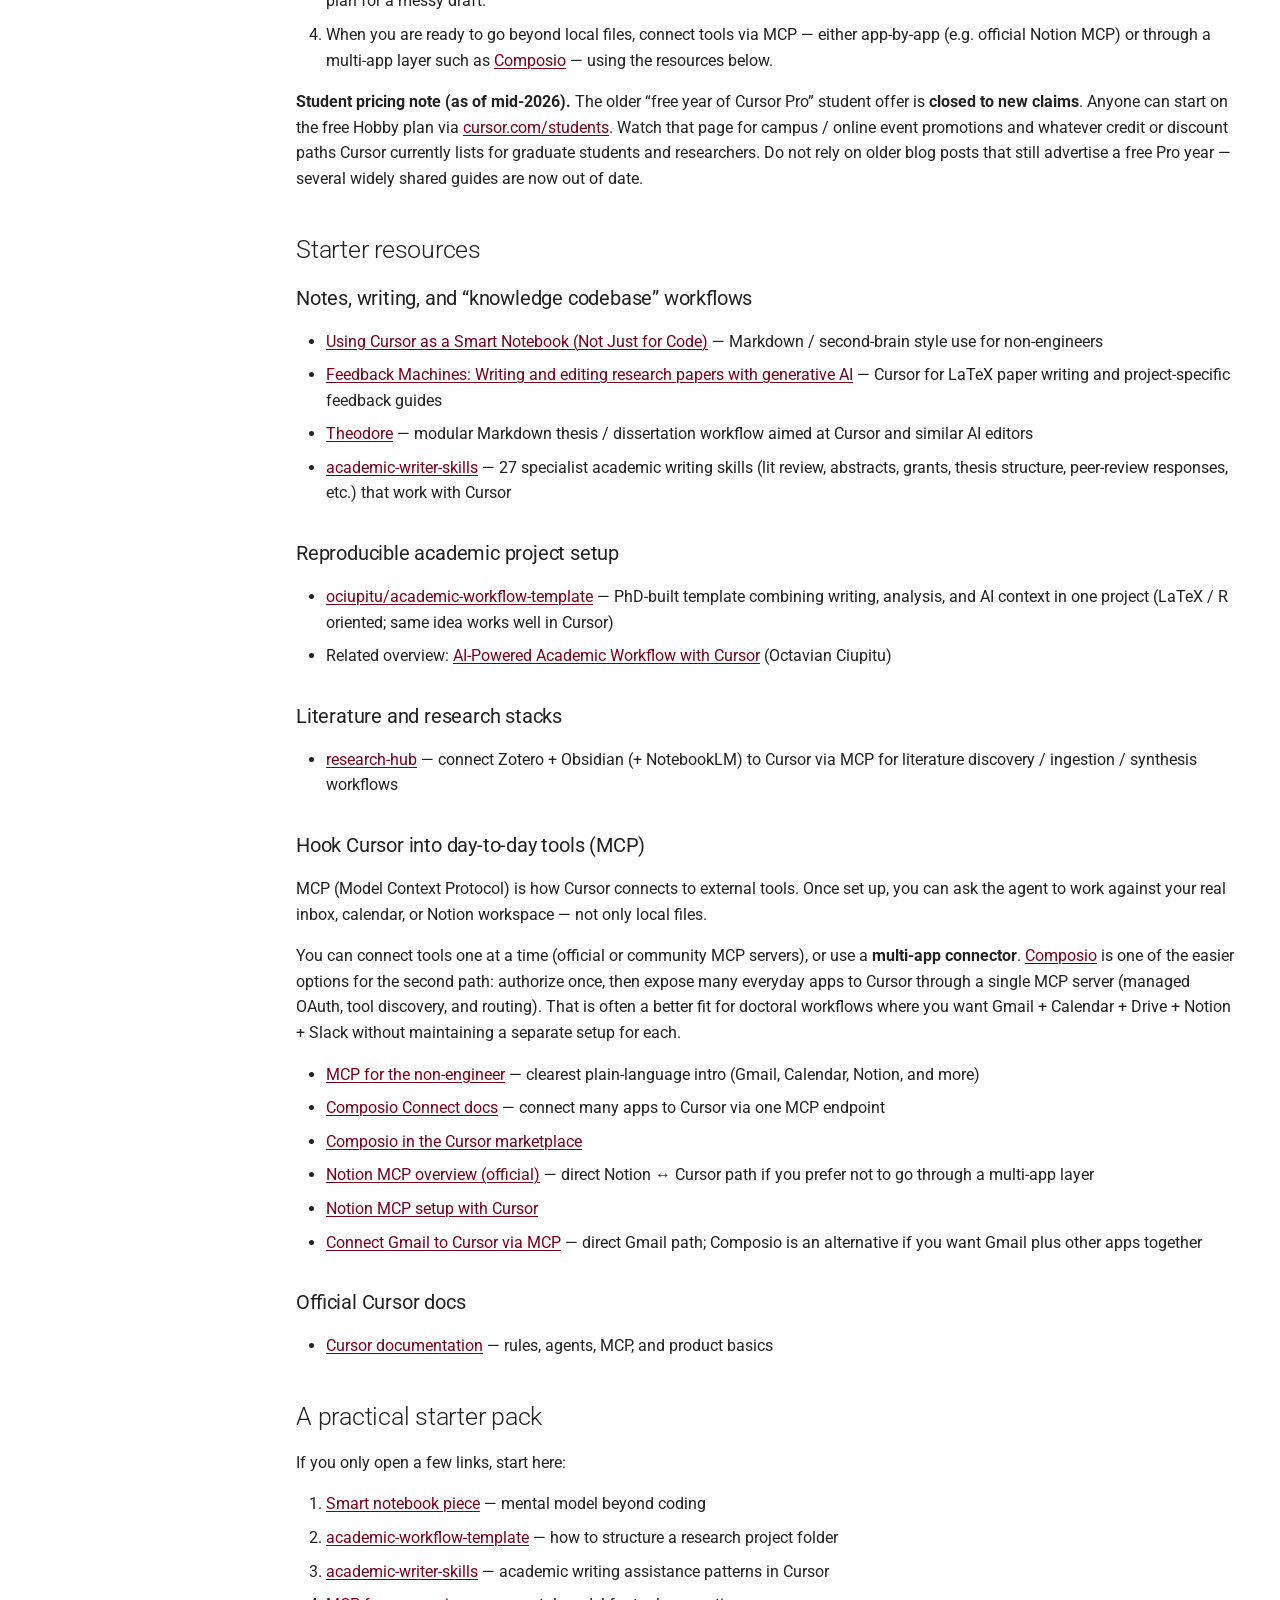
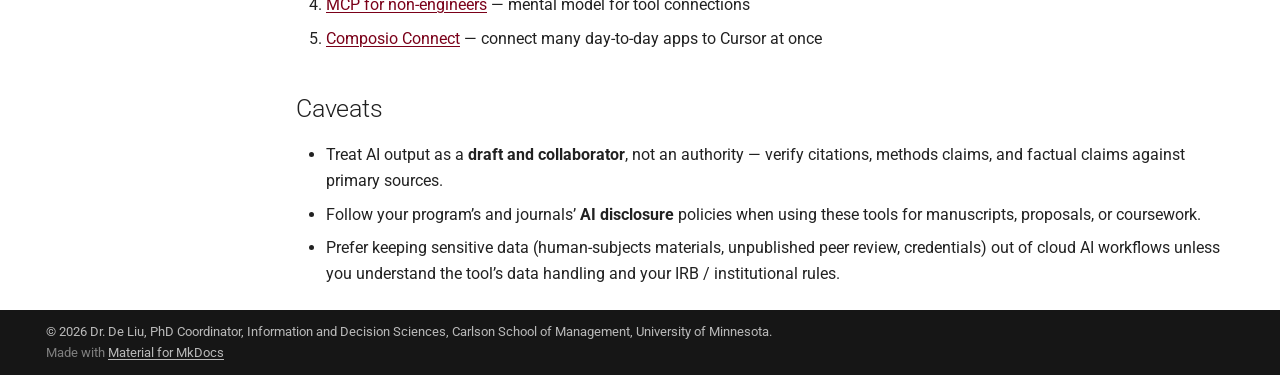
<file: cursor-for-doctoral-work/index.html>
<!doctype html>
<html lang="en" class="no-js">
  <head>
    
      <meta charset="utf-8">
      <meta name="viewport" content="width=device-width,initial-scale=1">
      
        <meta name="description" content="Supplemental information and FAQs for prospective and current students in the Information and Decision Sciences PhD program at the University of Minnesota's Carlson School of Management.">
      
      
      
        <link rel="canonical" href="https://de4liu.github.io/ids-phd-public/cursor-for-doctoral-work/">
      
      
        <link rel="prev" href="../resources-for-students/">
      
      
      
        
      
      
      <link rel="icon" href="../assets/images/favicon.png">
      <meta name="generator" content="mkdocs-1.6.1, mkdocs-material-9.7.7">
    
    
      
        <title>Cursor for doctoral work - Information and Decision Sciences PhD Program — Carlson School of Management</title>
      
    
    
      <link rel="stylesheet" href="../assets/stylesheets/main.ec1eaa64.min.css">
      
        
        <link rel="stylesheet" href="../assets/stylesheets/palette.ab4e12ef.min.css">
      
      


    
    
      
    
    
      
        
        
        <link rel="preconnect" href="https://fonts.gstatic.com" crossorigin>
        <link rel="stylesheet" href="https://fonts.googleapis.com/css?family=Roboto:300,300i,400,400i,700,700i%7CRoboto+Mono:400,400i,700,700i&display=fallback">
        <style>:root{--md-text-font:"Roboto";--md-code-font:"Roboto Mono"}</style>
      
    
    
      <link rel="stylesheet" href="../stylesheets/extra.css">
    
    <script>__md_scope=new URL("..",location),__md_hash=e=>[...e].reduce(((e,_)=>(e<<5)-e+_.charCodeAt(0)),0),__md_get=(e,_=localStorage,t=__md_scope)=>JSON.parse(_.getItem(t.pathname+"."+e)),__md_set=(e,_,t=localStorage,a=__md_scope)=>{try{t.setItem(a.pathname+"."+e,JSON.stringify(_))}catch(e){}}</script>
    
      

    
    
  </head>
  
  
    
    
      
    
    
    
    
    <body dir="ltr" data-md-color-scheme="default" data-md-color-primary="custom" data-md-color-accent="custom">
  
    
    <input class="md-toggle" data-md-toggle="drawer" type="checkbox" id="__drawer" autocomplete="off">
    <input class="md-toggle" data-md-toggle="search" type="checkbox" id="__search" autocomplete="off">
    <label class="md-overlay" for="__drawer"></label>
    <div data-md-component="skip">
      
        
        <a href="#cursor-for-doctoral-work-more-than-a-coding-tool" class="md-skip">
          Skip to content
        </a>
      
    </div>
    <div data-md-component="announce">
      
    </div>
    
    
      

<header class="md-header" data-md-component="header">
  <nav class="md-header__inner md-grid" aria-label="Header">
    <a href=".." title="Information and Decision Sciences PhD Program — Carlson School of Management" class="md-header__button md-logo" aria-label="Information and Decision Sciences PhD Program — Carlson School of Management" data-md-component="logo">
      
  
  <svg xmlns="http://www.w3.org/2000/svg" viewBox="0 0 24 24"><path d="M12 3 1 9l11 6 9-4.91V17h2V9M5 13.18v4L12 21l7-3.82v-4L12 17z"/></svg>

    </a>
    <label class="md-header__button md-icon" for="__drawer">
      
      <svg xmlns="http://www.w3.org/2000/svg" viewBox="0 0 24 24"><path d="M3 6h18v2H3zm0 5h18v2H3zm0 5h18v2H3z"/></svg>
    </label>
    <div class="md-header__title" data-md-component="header-title">
      <div class="md-header__ellipsis">
        <div class="md-header__topic">
          <span class="md-ellipsis">
            Information and Decision Sciences PhD Program — Carlson School of Management
          </span>
        </div>
        <div class="md-header__topic" data-md-component="header-topic">
          <span class="md-ellipsis">
            
              Cursor for doctoral work
            
          </span>
        </div>
      </div>
    </div>
    
      
        <form class="md-header__option" data-md-component="palette">
  
    
    
    
    <input class="md-option" data-md-color-media="" data-md-color-scheme="default" data-md-color-primary="custom" data-md-color-accent="custom"  aria-label="Switch to dark mode"  type="radio" name="__palette" id="__palette_0">
    
      <label class="md-header__button md-icon" title="Switch to dark mode" for="__palette_1" hidden>
        <svg xmlns="http://www.w3.org/2000/svg" viewBox="0 0 24 24"><path d="M17 6H7c-3.31 0-6 2.69-6 6s2.69 6 6 6h10c3.31 0 6-2.69 6-6s-2.69-6-6-6m0 10H7c-2.21 0-4-1.79-4-4s1.79-4 4-4h10c2.21 0 4 1.79 4 4s-1.79 4-4 4M7 9c-1.66 0-3 1.34-3 3s1.34 3 3 3 3-1.34 3-3-1.34-3-3-3"/></svg>
      </label>
    
  
    
    
    
    <input class="md-option" data-md-color-media="" data-md-color-scheme="slate" data-md-color-primary="custom" data-md-color-accent="custom"  aria-label="Switch to light mode"  type="radio" name="__palette" id="__palette_1">
    
      <label class="md-header__button md-icon" title="Switch to light mode" for="__palette_0" hidden>
        <svg xmlns="http://www.w3.org/2000/svg" viewBox="0 0 24 24"><path d="M17 7H7a5 5 0 0 0-5 5 5 5 0 0 0 5 5h10a5 5 0 0 0 5-5 5 5 0 0 0-5-5m0 8a3 3 0 0 1-3-3 3 3 0 0 1 3-3 3 3 0 0 1 3 3 3 3 0 0 1-3 3"/></svg>
      </label>
    
  
</form>
      
    
    
      <script>var palette=__md_get("__palette");if(palette&&palette.color){if("(prefers-color-scheme)"===palette.color.media){var media=matchMedia("(prefers-color-scheme: light)"),input=document.querySelector(media.matches?"[data-md-color-media='(prefers-color-scheme: light)']":"[data-md-color-media='(prefers-color-scheme: dark)']");palette.color.media=input.getAttribute("data-md-color-media"),palette.color.scheme=input.getAttribute("data-md-color-scheme"),palette.color.primary=input.getAttribute("data-md-color-primary"),palette.color.accent=input.getAttribute("data-md-color-accent")}for(var[key,value]of Object.entries(palette.color))document.body.setAttribute("data-md-color-"+key,value)}</script>
    
    
    
      
      
        <label class="md-header__button md-icon" for="__search">
          
          <svg xmlns="http://www.w3.org/2000/svg" viewBox="0 0 24 24"><path d="M9.5 3A6.5 6.5 0 0 1 16 9.5c0 1.61-.59 3.09-1.56 4.23l.27.27h.79l5 5-1.5 1.5-5-5v-.79l-.27-.27A6.52 6.52 0 0 1 9.5 16 6.5 6.5 0 0 1 3 9.5 6.5 6.5 0 0 1 9.5 3m0 2C7 5 5 7 5 9.5S7 14 9.5 14 14 12 14 9.5 12 5 9.5 5"/></svg>
        </label>
        <div class="md-search" data-md-component="search" role="dialog">
  <label class="md-search__overlay" for="__search"></label>
  <div class="md-search__inner" role="search">
    <form class="md-search__form" name="search">
      <input type="text" class="md-search__input" name="query" aria-label="Search" placeholder="Search" autocapitalize="off" autocorrect="off" autocomplete="off" spellcheck="false" data-md-component="search-query" required>
      <label class="md-search__icon md-icon" for="__search">
        
        <svg xmlns="http://www.w3.org/2000/svg" viewBox="0 0 24 24"><path d="M9.5 3A6.5 6.5 0 0 1 16 9.5c0 1.61-.59 3.09-1.56 4.23l.27.27h.79l5 5-1.5 1.5-5-5v-.79l-.27-.27A6.52 6.52 0 0 1 9.5 16 6.5 6.5 0 0 1 3 9.5 6.5 6.5 0 0 1 9.5 3m0 2C7 5 5 7 5 9.5S7 14 9.5 14 14 12 14 9.5 12 5 9.5 5"/></svg>
        
        <svg xmlns="http://www.w3.org/2000/svg" viewBox="0 0 24 24"><path d="M20 11v2H8l5.5 5.5-1.42 1.42L4.16 12l7.92-7.92L13.5 5.5 8 11z"/></svg>
      </label>
      <nav class="md-search__options" aria-label="Search">
        
        <button type="reset" class="md-search__icon md-icon" title="Clear" aria-label="Clear" tabindex="-1">
          
          <svg xmlns="http://www.w3.org/2000/svg" viewBox="0 0 24 24"><path d="M19 6.41 17.59 5 12 10.59 6.41 5 5 6.41 10.59 12 5 17.59 6.41 19 12 13.41 17.59 19 19 17.59 13.41 12z"/></svg>
        </button>
      </nav>
      
        <div class="md-search__suggest" data-md-component="search-suggest"></div>
      
    </form>
    <div class="md-search__output">
      <div class="md-search__scrollwrap" tabindex="0" data-md-scrollfix>
        <div class="md-search-result" data-md-component="search-result">
          <div class="md-search-result__meta">
            Initializing search
          </div>
          <ol class="md-search-result__list" role="presentation"></ol>
        </div>
      </div>
    </div>
  </div>
</div>
      
    
    
  </nav>
  
</header>
    
    <div class="md-container" data-md-component="container">
      
      
        
          
            
<nav class="md-tabs" aria-label="Tabs" data-md-component="tabs">
  <div class="md-grid">
    <ul class="md-tabs__list">
      
        
  
  
  
  
    <li class="md-tabs__item">
      <a href=".." class="md-tabs__link">
        
  
  
    
  
  Home

      </a>
    </li>
  

      
        
  
  
  
  
    <li class="md-tabs__item">
      <a href="../considering-the-phd/" class="md-tabs__link">
        
  
  
    
  
  Considering an IDS PhD?

      </a>
    </li>
  

      
        
  
  
  
  
    <li class="md-tabs__item">
      <a href="../official-resources/" class="md-tabs__link">
        
  
  
    
  
  Official Resources

      </a>
    </li>
  

      
        
  
  
  
    
  
  
    
    
      <li class="md-tabs__item md-tabs__item--active">
        <a href="../resources-for-students/" class="md-tabs__link">
          
  
  
  Resources for Current Students

        </a>
      </li>
    
  

      
    </ul>
  </div>
</nav>
          
        
      
      <main class="md-main" data-md-component="main">
        <div class="md-main__inner md-grid">
          
            
              
              <div class="md-sidebar md-sidebar--primary" data-md-component="sidebar" data-md-type="navigation" >
                <div class="md-sidebar__scrollwrap">
                  <div class="md-sidebar__inner">
                    


  


  

<nav class="md-nav md-nav--primary md-nav--lifted md-nav--integrated" aria-label="Navigation" data-md-level="0">
  <label class="md-nav__title" for="__drawer">
    <a href=".." title="Information and Decision Sciences PhD Program — Carlson School of Management" class="md-nav__button md-logo" aria-label="Information and Decision Sciences PhD Program — Carlson School of Management" data-md-component="logo">
      
  
  <svg xmlns="http://www.w3.org/2000/svg" viewBox="0 0 24 24"><path d="M12 3 1 9l11 6 9-4.91V17h2V9M5 13.18v4L12 21l7-3.82v-4L12 17z"/></svg>

    </a>
    Information and Decision Sciences PhD Program — Carlson School of Management
  </label>
  
  <ul class="md-nav__list" data-md-scrollfix>
    
      
      
  
  
  
  
    <li class="md-nav__item">
      <a href=".." class="md-nav__link">
        
  
  
  <span class="md-ellipsis">
    
  
    Home
  

    
  </span>
  
  

      </a>
    </li>
  

    
      
      
  
  
  
  
    <li class="md-nav__item">
      <a href="../considering-the-phd/" class="md-nav__link">
        
  
  
  <span class="md-ellipsis">
    
  
    Considering an IDS PhD?
  

    
  </span>
  
  

      </a>
    </li>
  

    
      
      
  
  
  
  
    <li class="md-nav__item">
      <a href="../official-resources/" class="md-nav__link">
        
  
  
  <span class="md-ellipsis">
    
  
    Official Resources
  

    
  </span>
  
  

      </a>
    </li>
  

    
      
      
  
  
    
  
  
  
    
    
    
    
      
        
        
      
      
        
      
    
    
    <li class="md-nav__item md-nav__item--active md-nav__item--section md-nav__item--nested">
      
        
        
        <input class="md-nav__toggle md-toggle " type="checkbox" id="__nav_4" checked>
        
          
          <label class="md-nav__link" for="__nav_4" id="__nav_4_label" tabindex="">
            
  
  
  <span class="md-ellipsis">
    
  
    Resources for Current Students
  

    
  </span>
  
  

            <span class="md-nav__icon md-icon"></span>
          </label>
        
        <nav class="md-nav" data-md-level="1" aria-labelledby="__nav_4_label" aria-expanded="true">
          <label class="md-nav__title" for="__nav_4">
            <span class="md-nav__icon md-icon"></span>
            
  
    Resources for Current Students
  

          </label>
          <ul class="md-nav__list" data-md-scrollfix>
            
              
                
  
  
  
  
    <li class="md-nav__item">
      <a href="../resources-for-students/" class="md-nav__link">
        
  
  
  <span class="md-ellipsis">
    
  
    Overview
  

    
  </span>
  
  

      </a>
    </li>
  

              
            
              
                
  
  
    
  
  
  
    <li class="md-nav__item md-nav__item--active">
      
      <input class="md-nav__toggle md-toggle" type="checkbox" id="__toc">
      
      
        
      
      
        <label class="md-nav__link md-nav__link--active" for="__toc">
          
  
  
  <span class="md-ellipsis">
    
  
    Cursor for doctoral work
  

    
  </span>
  
  

          <span class="md-nav__icon md-icon"></span>
        </label>
      
      <a href="./" class="md-nav__link md-nav__link--active">
        
  
  
  <span class="md-ellipsis">
    
  
    Cursor for doctoral work
  

    
  </span>
  
  

      </a>
      
        

<nav class="md-nav md-nav--secondary" aria-label="Table of contents">
  
  
  
    
  
  
    <label class="md-nav__title" for="__toc">
      <span class="md-nav__icon md-icon"></span>
      Table of contents
    </label>
    <ul class="md-nav__list" data-md-component="toc" data-md-scrollfix>
      
        <li class="md-nav__item">
  <a href="#where-it-helps-doctoral-work" class="md-nav__link">
    <span class="md-ellipsis">
      
        Where it helps doctoral work
      
    </span>
  </a>
  
</li>
      
        <li class="md-nav__item">
  <a href="#getting-started" class="md-nav__link">
    <span class="md-ellipsis">
      
        Getting started
      
    </span>
  </a>
  
</li>
      
        <li class="md-nav__item">
  <a href="#starter-resources" class="md-nav__link">
    <span class="md-ellipsis">
      
        Starter resources
      
    </span>
  </a>
  
    <nav class="md-nav" aria-label="Starter resources">
      <ul class="md-nav__list">
        
          <li class="md-nav__item">
  <a href="#notes-writing-and-knowledge-codebase-workflows" class="md-nav__link">
    <span class="md-ellipsis">
      
        Notes, writing, and “knowledge codebase” workflows
      
    </span>
  </a>
  
</li>
        
          <li class="md-nav__item">
  <a href="#reproducible-academic-project-setup" class="md-nav__link">
    <span class="md-ellipsis">
      
        Reproducible academic project setup
      
    </span>
  </a>
  
</li>
        
          <li class="md-nav__item">
  <a href="#literature-and-research-stacks" class="md-nav__link">
    <span class="md-ellipsis">
      
        Literature and research stacks
      
    </span>
  </a>
  
</li>
        
          <li class="md-nav__item">
  <a href="#hook-cursor-into-day-to-day-tools-mcp" class="md-nav__link">
    <span class="md-ellipsis">
      
        Hook Cursor into day-to-day tools (MCP)
      
    </span>
  </a>
  
</li>
        
          <li class="md-nav__item">
  <a href="#official-cursor-docs" class="md-nav__link">
    <span class="md-ellipsis">
      
        Official Cursor docs
      
    </span>
  </a>
  
</li>
        
      </ul>
    </nav>
  
</li>
      
        <li class="md-nav__item">
  <a href="#a-practical-starter-pack" class="md-nav__link">
    <span class="md-ellipsis">
      
        A practical starter pack
      
    </span>
  </a>
  
</li>
      
        <li class="md-nav__item">
  <a href="#caveats" class="md-nav__link">
    <span class="md-ellipsis">
      
        Caveats
      
    </span>
  </a>
  
</li>
      
    </ul>
  
</nav>
      
    </li>
  

              
            
          </ul>
        </nav>
      
    </li>
  

    
  </ul>
</nav>
                  </div>
                </div>
              </div>
            
            
          
          
            <div class="md-content" data-md-component="content">
              
                



  


  <nav class="md-path" aria-label="Navigation" >
    <ol class="md-path__list">
      
        
  
  
    <li class="md-path__item">
      <a href=".." class="md-path__link">
        
  <span class="md-ellipsis">
    Home
  </span>

      </a>
    </li>
  

      
      
        
  
  
    
    
      <li class="md-path__item">
        <a href="../resources-for-students/" class="md-path__link">
          
  <span class="md-ellipsis">
    Resources for Current Students
  </span>

        </a>
      </li>
    
  

      
    </ol>
  </nav>

              
              <article class="md-content__inner md-typeset">
                
                  



<h1 id="cursor-for-doctoral-work-more-than-a-coding-tool">Cursor for doctoral work — more than a coding tool<a class="headerlink" href="#cursor-for-doctoral-work-more-than-a-coding-tool" title="Permanent link">&para;</a></h1>
<p>Cursor is often introduced as an AI code editor — a place where software engineers ask an assistant to write, refactor, and explain code. That description is accurate, but incomplete. For doctoral students, the more useful way to think about it is as a <strong>research and workflow companion</strong>: an AI workspace that lives inside a real project folder and can sit next to the tools you already use for scholarship and day-to-day work.</p>
<p>What makes Cursor different from a chat window in a browser is <em>context</em>. You can open a dissertation chapter, a set of literature notes, a methods appendix, a GitHub repository, or a pile of Markdown files, and the assistant can see the structure of that work — not only the paragraph you pasted in. Used well, it becomes less like “ask a chatbot a question” and more like “work with a colleague who has read the folder.”</p>
<p>That matters in doctoral life because so much of the load is not a single writing task. It is staying oriented across a long project: remembering what a paper argued three months ago, turning messy notes into a coherent outline, keeping methods language consistent, preparing for a meeting, chasing an email thread, or regenerating an analysis table after the data change. Cursor is especially strong when those pieces live (or can be brought) into files the AI can actually work on — Markdown, LaTeX, code, CSV exports, research notes, and modern document systems connected through integrations.</p>
<h2 id="where-it-helps-doctoral-work">Where it helps doctoral work<a class="headerlink" href="#where-it-helps-doctoral-work" title="Permanent link">&para;</a></h2>
<p><strong>Day-to-day ops.</strong> A surprising amount of PhD time is coordination: emails to coauthors, meeting prep, scheduling, finding the last version of a document, summarizing what was decided. With connectors to tools such as Gmail, Calendar, and Drive, Cursor can help draft messages, pull together a brief before a meeting, or locate related material without you leaving the workspace. One practical route for this is <a href="https://composio.dev">Composio</a>: a single MCP connection that can unlock many apps (Google Workspace, Notion, Slack, GitHub, and others) and make them available inside Cursor, instead of wiring each tool separately.</p>
<p><strong>Document and knowledge work.</strong> Doctoral writing is rarely linear. You revise a lit review while the theory section is still half-formed; you keep notes in Notion; you maintain chapter drafts in Markdown or Overleaf-style LaTeX; you collaborate through GitHub. Cursor is particularly good in Markdown- and GitHub-centered workflows, and it can help outline chapters, clean and reorganize notes, check consistency across sections, and turn fragmented annotations into something closer to a draft argument.</p>
<p><strong>Treating a research library as a “knowledge codebase.”</strong> Software teams already treat a repository as the unit of collaboration. Researchers can do something similar: keep notes, memos, coded excerpts, outlines, and drafts in a project folder (or export / sync them there), then ask the assistant to search across that body of material — “where did we discuss construct validity?”, “summarize the themes in these policy notes,” “what gaps did I flag last month?” The quality of the help depends on how well your materials are organized, but the shift in mindset is useful even before the setup is perfect.</p>
<p><strong>Coworking and iteration.</strong> Cursor works well as a back-and-forth partner: propose a structure, stress-test an argument, rephrase for academic tone, generate alternative outlines, or walk through reviewer comments point by point. The value is not that it “writes the dissertation for you.” The value is that it shortens the loop between stuck → draft → revise → next step.</p>
<p><strong>Analysis and reproducibility (when you need it).</strong> If your work involves R, Python, notebooks, simulations, or data cleaning scripts, Cursor is still excellent at the job it was built for — writing and debugging code, explaining errors, and helping keep analysis, figures, and paper text in the same project so results stay reproducible.</p>
<p>You do not need to be a software engineer to benefit. Many of the highest-leverage uses for doctoral students are writing, synthesis, project organization, and workflow glue — with coding as an optional bonus when your methods require it.</p>
<h2 id="getting-started">Getting started<a class="headerlink" href="#getting-started" title="Permanent link">&para;</a></h2>
<ol>
<li>Install Cursor from <a href="https://cursor.com">cursor.com</a> and create an account.</li>
<li>Open a folder that already matters to you — a chapter draft, a notes directory, a paper project, or a small analysis repo — rather than starting from a blank chat.</li>
<li>Try a concrete ask in the context of those files: outline the next section, reconcile two notes, explain a script, or propose a revision plan for a messy draft.</li>
<li>When you are ready to go beyond local files, connect tools via MCP — either app-by-app (e.g. official Notion MCP) or through a multi-app layer such as <a href="https://composio.dev">Composio</a> — using the resources below.</li>
</ol>
<p><strong>Student pricing note (as of mid-2026).</strong> The older “free year of Cursor Pro” student offer is <strong>closed to new claims</strong>. Anyone can start on the free Hobby plan via <a href="https://cursor.com/students">cursor.com/students</a>. Watch that page for campus / online event promotions and whatever credit or discount paths Cursor currently lists for graduate students and researchers. Do not rely on older blog posts that still advertise a free Pro year — several widely shared guides are now out of date.</p>
<h2 id="starter-resources">Starter resources<a class="headerlink" href="#starter-resources" title="Permanent link">&para;</a></h2>
<h3 id="notes-writing-and-knowledge-codebase-workflows">Notes, writing, and “knowledge codebase” workflows<a class="headerlink" href="#notes-writing-and-knowledge-codebase-workflows" title="Permanent link">&para;</a></h3>
<ul>
<li><a href="https://dev.to/nixterra/using-cursor-like-a-smart-notebook-45g7">Using Cursor as a Smart Notebook (Not Just for Code)</a> — Markdown / second-brain style use for non-engineers</li>
<li><a href="https://claesbackman.substack.com/p/feedback-machines-writing-and-editing">Feedback Machines: Writing and editing research papers with generative AI</a> — Cursor for LaTeX paper writing and project-specific feedback guides</li>
<li><a href="https://github.com/evelasko/theodore">Theodore</a> — modular Markdown thesis / dissertation workflow aimed at Cursor and similar AI editors</li>
<li><a href="https://github.com/muhammad1438/academic-writer-skills">academic-writer-skills</a> — 27 specialist academic writing skills (lit review, abstracts, grants, thesis structure, peer-review responses, etc.) that work with Cursor</li>
</ul>
<h3 id="reproducible-academic-project-setup">Reproducible academic project setup<a class="headerlink" href="#reproducible-academic-project-setup" title="Permanent link">&para;</a></h3>
<ul>
<li><a href="https://github.com/ociupitu/academic-workflow-template">ociupitu/academic-workflow-template</a> — PhD-built template combining writing, analysis, and AI context in one project (LaTeX / R oriented; same idea works well in Cursor)</li>
<li>Related overview: <a href="https://www.linkedin.com/posts/octavianciupitu_academicwriting-phd-research-activity-7419687506087923712-jQT4">AI-Powered Academic Workflow with Cursor</a> (Octavian Ciupitu)</li>
</ul>
<h3 id="literature-and-research-stacks">Literature and research stacks<a class="headerlink" href="#literature-and-research-stacks" title="Permanent link">&para;</a></h3>
<ul>
<li><a href="https://github.com/wenyuchiou/research-hub">research-hub</a> — connect Zotero + Obsidian (+ NotebookLM) to Cursor via MCP for literature discovery / ingestion / synthesis workflows</li>
</ul>
<h3 id="hook-cursor-into-day-to-day-tools-mcp">Hook Cursor into day-to-day tools (MCP)<a class="headerlink" href="#hook-cursor-into-day-to-day-tools-mcp" title="Permanent link">&para;</a></h3>
<p>MCP (Model Context Protocol) is how Cursor connects to external tools. Once set up, you can ask the agent to work against your real inbox, calendar, or Notion workspace — not only local files.</p>
<p>You can connect tools one at a time (official or community MCP servers), or use a <strong>multi-app connector</strong>. <a href="https://composio.dev">Composio</a> is one of the easier options for the second path: authorize once, then expose many everyday apps to Cursor through a single MCP server (managed OAuth, tool discovery, and routing). That is often a better fit for doctoral workflows where you want Gmail + Calendar + Drive + Notion + Slack without maintaining a separate setup for each.</p>
<ul>
<li><a href="https://aiexpert.ee/en/articles/mcp-for-non-engineers">MCP for the non-engineer</a> — clearest plain-language intro (Gmail, Calendar, Notion, and more)</li>
<li><a href="https://docs.composio.dev/docs/composio-connect">Composio Connect docs</a> — connect many apps to Cursor via one MCP endpoint</li>
<li><a href="https://cursor.com/marketplace/composio">Composio in the Cursor marketplace</a></li>
<li><a href="https://developers.notion.com/guides/mcp/overview">Notion MCP overview (official)</a> — direct Notion ↔ Cursor path if you prefer not to go through a multi-app layer</li>
<li><a href="https://contextbolt.com/blog/notion-mcp/">Notion MCP setup with Cursor</a></li>
<li><a href="https://www.dragapp.com/blog/connect-gmail-to-cursor/">Connect Gmail to Cursor via MCP</a> — direct Gmail path; Composio is an alternative if you want Gmail plus other apps together</li>
</ul>
<h3 id="official-cursor-docs">Official Cursor docs<a class="headerlink" href="#official-cursor-docs" title="Permanent link">&para;</a></h3>
<ul>
<li><a href="https://docs.cursor.com">Cursor documentation</a> — rules, agents, MCP, and product basics</li>
</ul>
<h2 id="a-practical-starter-pack">A practical starter pack<a class="headerlink" href="#a-practical-starter-pack" title="Permanent link">&para;</a></h2>
<p>If you only open a few links, start here:</p>
<ol>
<li><a href="https://dev.to/nixterra/using-cursor-like-a-smart-notebook-45g7">Smart notebook piece</a> — mental model beyond coding</li>
<li><a href="https://github.com/ociupitu/academic-workflow-template">academic-workflow-template</a> — how to structure a research project folder</li>
<li><a href="https://github.com/muhammad1438/academic-writer-skills">academic-writer-skills</a> — academic writing assistance patterns in Cursor</li>
<li><a href="https://aiexpert.ee/en/articles/mcp-for-non-engineers">MCP for non-engineers</a> — mental model for tool connections</li>
<li><a href="https://docs.composio.dev/docs/composio-connect">Composio Connect</a> — connect many day-to-day apps to Cursor at once</li>
</ol>
<h2 id="caveats">Caveats<a class="headerlink" href="#caveats" title="Permanent link">&para;</a></h2>
<ul>
<li>Treat AI output as a <strong>draft and collaborator</strong>, not an authority — verify citations, methods claims, and factual claims against primary sources.</li>
<li>Follow your program’s and journals’ <strong>AI disclosure</strong> policies when using these tools for manuscripts, proposals, or coursework.</li>
<li>Prefer keeping sensitive data (human-subjects materials, unpublished peer review, credentials) out of cloud AI workflows unless you understand the tool’s data handling and your IRB / institutional rules.</li>
</ul>












                
              </article>
            </div>
          
          
<script>var target=document.getElementById(location.hash.slice(1));target&&target.name&&(target.checked=target.name.startsWith("__tabbed_"))</script>
        </div>
        
          <button type="button" class="md-top md-icon" data-md-component="top" hidden>
  
  <svg xmlns="http://www.w3.org/2000/svg" viewBox="0 0 24 24"><path d="M13 20h-2V8l-5.5 5.5-1.42-1.42L12 4.16l7.92 7.92-1.42 1.42L13 8z"/></svg>
  Back to top
</button>
        
      </main>
      
        <footer class="md-footer">
  
  <div class="md-footer-meta md-typeset">
    <div class="md-footer-meta__inner md-grid">
      <div class="md-copyright">
  
    <div class="md-copyright__highlight">
      &copy; 2026 Dr. De Liu, PhD Coordinator, Information and Decision Sciences, Carlson School of Management, University of Minnesota.
    </div>
  
  
    Made with
    <a href="https://squidfunk.github.io/mkdocs-material/" target="_blank" rel="noopener">
      Material for MkDocs
    </a>
  
</div>
      
    </div>
  </div>
</footer>
      
    </div>
    <div class="md-dialog" data-md-component="dialog">
      <div class="md-dialog__inner md-typeset"></div>
    </div>
    
    
    
      
      
      <script id="__config" type="application/json">{"annotate": null, "base": "..", "features": ["navigation.tabs", "navigation.sections", "navigation.path", "navigation.top", "toc.integrate", "search.suggest", "search.highlight", "content.code.copy"], "search": "../assets/javascripts/workers/search.2c215733.min.js", "tags": null, "translations": {"clipboard.copied": "Copied to clipboard", "clipboard.copy": "Copy to clipboard", "search.result.more.one": "1 more on this page", "search.result.more.other": "# more on this page", "search.result.none": "No matching documents", "search.result.one": "1 matching document", "search.result.other": "# matching documents", "search.result.placeholder": "Type to start searching", "search.result.term.missing": "Missing", "select.version": "Select version"}, "version": null}</script>
    
    
      <script src="../assets/javascripts/bundle.d7400e89.min.js"></script>
      
    
  </body>
</html>
</file>
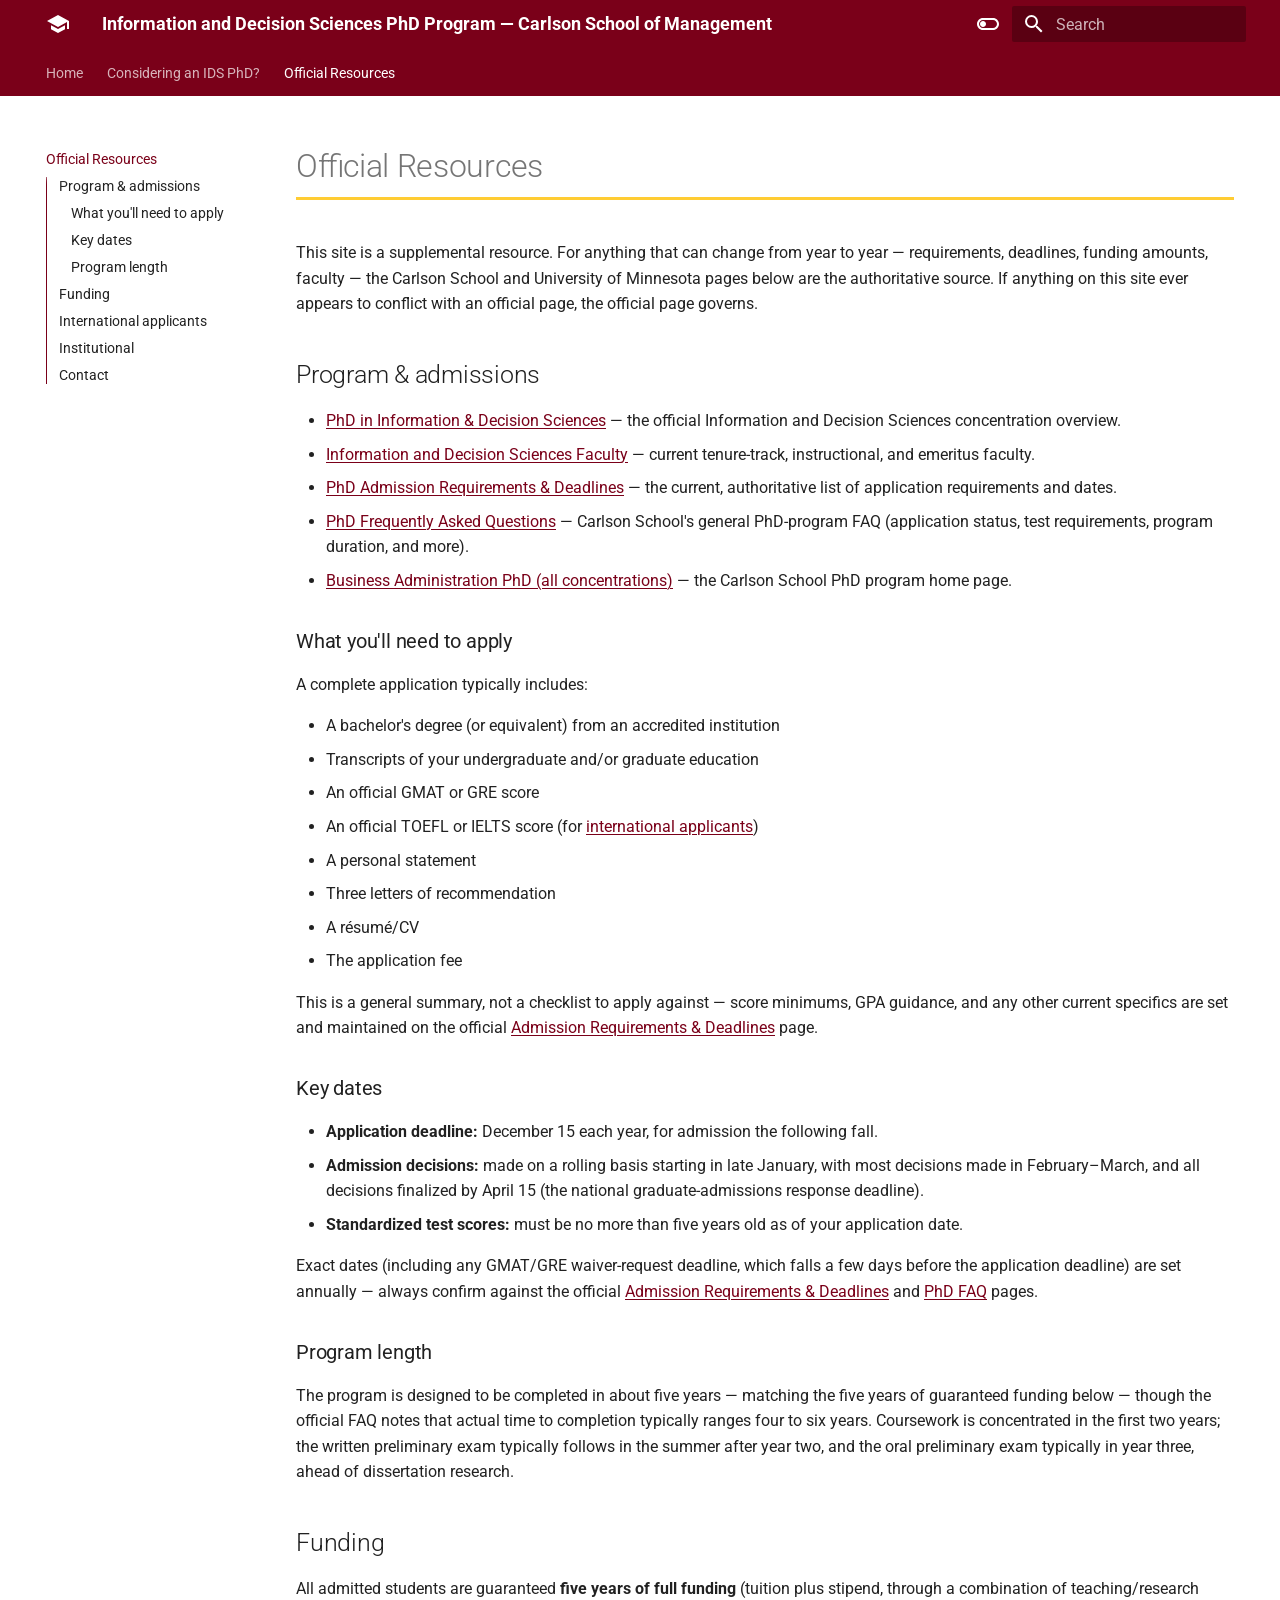
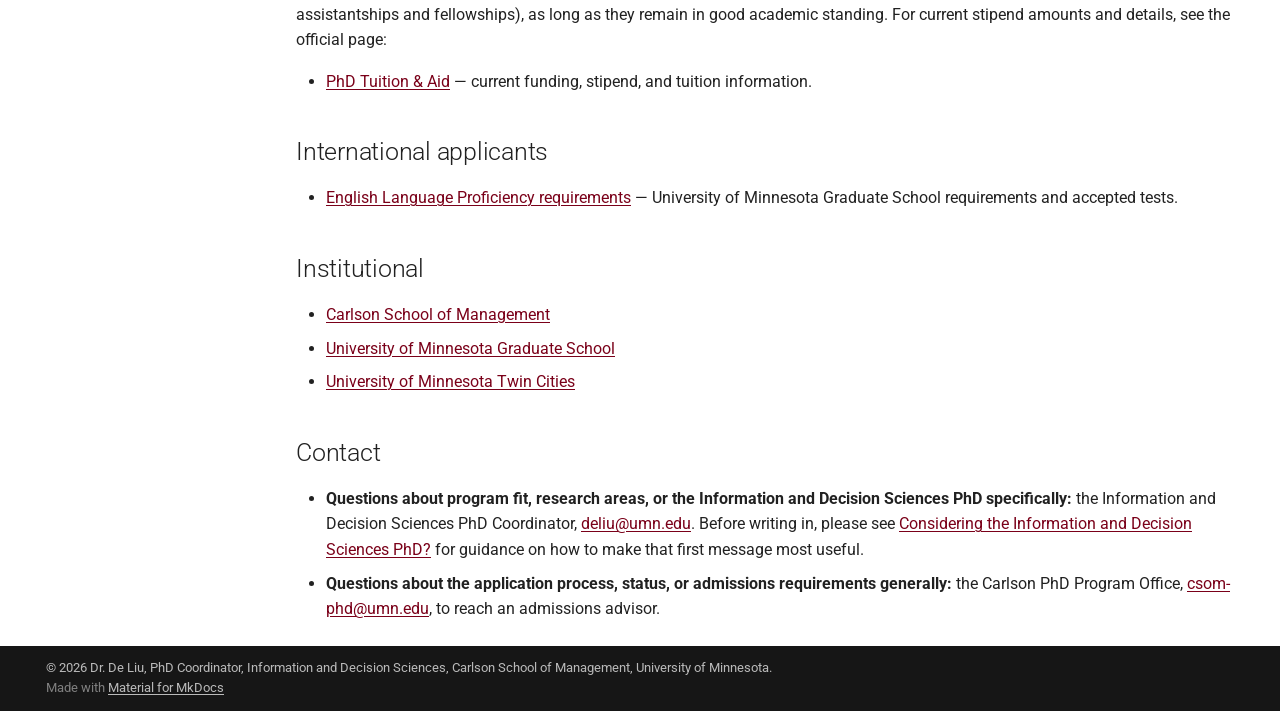
<file: official-resources/index.html>
<!doctype html>
<html lang="en" class="no-js">
  <head>
    
      <meta charset="utf-8">
      <meta name="viewport" content="width=device-width,initial-scale=1">
      
        <meta name="description" content="Supplemental information and FAQs for prospective students considering the Information and Decision Sciences PhD program at the University of Minnesota's Carlson School of Management.">
      
      
      
        <link rel="canonical" href="https://de4liu.github.io/ids-phd-public/official-resources/">
      
      
        <link rel="prev" href="../considering-the-phd/">
      
      
      
        
      
      
      <link rel="icon" href="../assets/images/favicon.png">
      <meta name="generator" content="mkdocs-1.6.1, mkdocs-material-9.7.7">
    
    
      
        <title>Official Resources - Information and Decision Sciences PhD Program — Carlson School of Management</title>
      
    
    
      <link rel="stylesheet" href="../assets/stylesheets/main.ec1eaa64.min.css">
      
        
        <link rel="stylesheet" href="../assets/stylesheets/palette.ab4e12ef.min.css">
      
      


    
    
      
    
    
      
        
        
        <link rel="preconnect" href="https://fonts.gstatic.com" crossorigin>
        <link rel="stylesheet" href="https://fonts.googleapis.com/css?family=Roboto:300,300i,400,400i,700,700i%7CRoboto+Mono:400,400i,700,700i&display=fallback">
        <style>:root{--md-text-font:"Roboto";--md-code-font:"Roboto Mono"}</style>
      
    
    
      <link rel="stylesheet" href="../stylesheets/extra.css">
    
    <script>__md_scope=new URL("..",location),__md_hash=e=>[...e].reduce(((e,_)=>(e<<5)-e+_.charCodeAt(0)),0),__md_get=(e,_=localStorage,t=__md_scope)=>JSON.parse(_.getItem(t.pathname+"."+e)),__md_set=(e,_,t=localStorage,a=__md_scope)=>{try{t.setItem(a.pathname+"."+e,JSON.stringify(_))}catch(e){}}</script>
    
      

    
    
  </head>
  
  
    
    
      
    
    
    
    
    <body dir="ltr" data-md-color-scheme="default" data-md-color-primary="custom" data-md-color-accent="custom">
  
    
    <input class="md-toggle" data-md-toggle="drawer" type="checkbox" id="__drawer" autocomplete="off">
    <input class="md-toggle" data-md-toggle="search" type="checkbox" id="__search" autocomplete="off">
    <label class="md-overlay" for="__drawer"></label>
    <div data-md-component="skip">
      
        
        <a href="#official-resources" class="md-skip">
          Skip to content
        </a>
      
    </div>
    <div data-md-component="announce">
      
    </div>
    
    
      

<header class="md-header" data-md-component="header">
  <nav class="md-header__inner md-grid" aria-label="Header">
    <a href=".." title="Information and Decision Sciences PhD Program — Carlson School of Management" class="md-header__button md-logo" aria-label="Information and Decision Sciences PhD Program — Carlson School of Management" data-md-component="logo">
      
  
  <svg xmlns="http://www.w3.org/2000/svg" viewBox="0 0 24 24"><path d="M12 3 1 9l11 6 9-4.91V17h2V9M5 13.18v4L12 21l7-3.82v-4L12 17z"/></svg>

    </a>
    <label class="md-header__button md-icon" for="__drawer">
      
      <svg xmlns="http://www.w3.org/2000/svg" viewBox="0 0 24 24"><path d="M3 6h18v2H3zm0 5h18v2H3zm0 5h18v2H3z"/></svg>
    </label>
    <div class="md-header__title" data-md-component="header-title">
      <div class="md-header__ellipsis">
        <div class="md-header__topic">
          <span class="md-ellipsis">
            Information and Decision Sciences PhD Program — Carlson School of Management
          </span>
        </div>
        <div class="md-header__topic" data-md-component="header-topic">
          <span class="md-ellipsis">
            
              Official Resources
            
          </span>
        </div>
      </div>
    </div>
    
      
        <form class="md-header__option" data-md-component="palette">
  
    
    
    
    <input class="md-option" data-md-color-media="" data-md-color-scheme="default" data-md-color-primary="custom" data-md-color-accent="custom"  aria-label="Switch to dark mode"  type="radio" name="__palette" id="__palette_0">
    
      <label class="md-header__button md-icon" title="Switch to dark mode" for="__palette_1" hidden>
        <svg xmlns="http://www.w3.org/2000/svg" viewBox="0 0 24 24"><path d="M17 6H7c-3.31 0-6 2.69-6 6s2.69 6 6 6h10c3.31 0 6-2.69 6-6s-2.69-6-6-6m0 10H7c-2.21 0-4-1.79-4-4s1.79-4 4-4h10c2.21 0 4 1.79 4 4s-1.79 4-4 4M7 9c-1.66 0-3 1.34-3 3s1.34 3 3 3 3-1.34 3-3-1.34-3-3-3"/></svg>
      </label>
    
  
    
    
    
    <input class="md-option" data-md-color-media="" data-md-color-scheme="slate" data-md-color-primary="custom" data-md-color-accent="custom"  aria-label="Switch to light mode"  type="radio" name="__palette" id="__palette_1">
    
      <label class="md-header__button md-icon" title="Switch to light mode" for="__palette_0" hidden>
        <svg xmlns="http://www.w3.org/2000/svg" viewBox="0 0 24 24"><path d="M17 7H7a5 5 0 0 0-5 5 5 5 0 0 0 5 5h10a5 5 0 0 0 5-5 5 5 0 0 0-5-5m0 8a3 3 0 0 1-3-3 3 3 0 0 1 3-3 3 3 0 0 1 3 3 3 3 0 0 1-3 3"/></svg>
      </label>
    
  
</form>
      
    
    
      <script>var palette=__md_get("__palette");if(palette&&palette.color){if("(prefers-color-scheme)"===palette.color.media){var media=matchMedia("(prefers-color-scheme: light)"),input=document.querySelector(media.matches?"[data-md-color-media='(prefers-color-scheme: light)']":"[data-md-color-media='(prefers-color-scheme: dark)']");palette.color.media=input.getAttribute("data-md-color-media"),palette.color.scheme=input.getAttribute("data-md-color-scheme"),palette.color.primary=input.getAttribute("data-md-color-primary"),palette.color.accent=input.getAttribute("data-md-color-accent")}for(var[key,value]of Object.entries(palette.color))document.body.setAttribute("data-md-color-"+key,value)}</script>
    
    
    
      
      
        <label class="md-header__button md-icon" for="__search">
          
          <svg xmlns="http://www.w3.org/2000/svg" viewBox="0 0 24 24"><path d="M9.5 3A6.5 6.5 0 0 1 16 9.5c0 1.61-.59 3.09-1.56 4.23l.27.27h.79l5 5-1.5 1.5-5-5v-.79l-.27-.27A6.52 6.52 0 0 1 9.5 16 6.5 6.5 0 0 1 3 9.5 6.5 6.5 0 0 1 9.5 3m0 2C7 5 5 7 5 9.5S7 14 9.5 14 14 12 14 9.5 12 5 9.5 5"/></svg>
        </label>
        <div class="md-search" data-md-component="search" role="dialog">
  <label class="md-search__overlay" for="__search"></label>
  <div class="md-search__inner" role="search">
    <form class="md-search__form" name="search">
      <input type="text" class="md-search__input" name="query" aria-label="Search" placeholder="Search" autocapitalize="off" autocorrect="off" autocomplete="off" spellcheck="false" data-md-component="search-query" required>
      <label class="md-search__icon md-icon" for="__search">
        
        <svg xmlns="http://www.w3.org/2000/svg" viewBox="0 0 24 24"><path d="M9.5 3A6.5 6.5 0 0 1 16 9.5c0 1.61-.59 3.09-1.56 4.23l.27.27h.79l5 5-1.5 1.5-5-5v-.79l-.27-.27A6.52 6.52 0 0 1 9.5 16 6.5 6.5 0 0 1 3 9.5 6.5 6.5 0 0 1 9.5 3m0 2C7 5 5 7 5 9.5S7 14 9.5 14 14 12 14 9.5 12 5 9.5 5"/></svg>
        
        <svg xmlns="http://www.w3.org/2000/svg" viewBox="0 0 24 24"><path d="M20 11v2H8l5.5 5.5-1.42 1.42L4.16 12l7.92-7.92L13.5 5.5 8 11z"/></svg>
      </label>
      <nav class="md-search__options" aria-label="Search">
        
        <button type="reset" class="md-search__icon md-icon" title="Clear" aria-label="Clear" tabindex="-1">
          
          <svg xmlns="http://www.w3.org/2000/svg" viewBox="0 0 24 24"><path d="M19 6.41 17.59 5 12 10.59 6.41 5 5 6.41 10.59 12 5 17.59 6.41 19 12 13.41 17.59 19 19 17.59 13.41 12z"/></svg>
        </button>
      </nav>
      
        <div class="md-search__suggest" data-md-component="search-suggest"></div>
      
    </form>
    <div class="md-search__output">
      <div class="md-search__scrollwrap" tabindex="0" data-md-scrollfix>
        <div class="md-search-result" data-md-component="search-result">
          <div class="md-search-result__meta">
            Initializing search
          </div>
          <ol class="md-search-result__list" role="presentation"></ol>
        </div>
      </div>
    </div>
  </div>
</div>
      
    
    
  </nav>
  
</header>
    
    <div class="md-container" data-md-component="container">
      
      
        
          
            
<nav class="md-tabs" aria-label="Tabs" data-md-component="tabs">
  <div class="md-grid">
    <ul class="md-tabs__list">
      
        
  
  
  
  
    <li class="md-tabs__item">
      <a href=".." class="md-tabs__link">
        
  
  
    
  
  Home

      </a>
    </li>
  

      
        
  
  
  
  
    <li class="md-tabs__item">
      <a href="../considering-the-phd/" class="md-tabs__link">
        
  
  
    
  
  Considering an IDS PhD?

      </a>
    </li>
  

      
        
  
  
  
    
  
  
    <li class="md-tabs__item md-tabs__item--active">
      <a href="./" class="md-tabs__link">
        
  
  
    
  
  Official Resources

      </a>
    </li>
  

      
    </ul>
  </div>
</nav>
          
        
      
      <main class="md-main" data-md-component="main">
        <div class="md-main__inner md-grid">
          
            
              
              <div class="md-sidebar md-sidebar--primary" data-md-component="sidebar" data-md-type="navigation" >
                <div class="md-sidebar__scrollwrap">
                  <div class="md-sidebar__inner">
                    


  


  

<nav class="md-nav md-nav--primary md-nav--lifted md-nav--integrated" aria-label="Navigation" data-md-level="0">
  <label class="md-nav__title" for="__drawer">
    <a href=".." title="Information and Decision Sciences PhD Program — Carlson School of Management" class="md-nav__button md-logo" aria-label="Information and Decision Sciences PhD Program — Carlson School of Management" data-md-component="logo">
      
  
  <svg xmlns="http://www.w3.org/2000/svg" viewBox="0 0 24 24"><path d="M12 3 1 9l11 6 9-4.91V17h2V9M5 13.18v4L12 21l7-3.82v-4L12 17z"/></svg>

    </a>
    Information and Decision Sciences PhD Program — Carlson School of Management
  </label>
  
  <ul class="md-nav__list" data-md-scrollfix>
    
      
      
  
  
  
  
    <li class="md-nav__item">
      <a href=".." class="md-nav__link">
        
  
  
  <span class="md-ellipsis">
    
  
    Home
  

    
  </span>
  
  

      </a>
    </li>
  

    
      
      
  
  
  
  
    <li class="md-nav__item">
      <a href="../considering-the-phd/" class="md-nav__link">
        
  
  
  <span class="md-ellipsis">
    
  
    Considering an IDS PhD?
  

    
  </span>
  
  

      </a>
    </li>
  

    
      
      
  
  
    
  
  
  
    <li class="md-nav__item md-nav__item--active">
      
      <input class="md-nav__toggle md-toggle" type="checkbox" id="__toc">
      
      
        
      
      
        <label class="md-nav__link md-nav__link--active" for="__toc">
          
  
  
  <span class="md-ellipsis">
    
  
    Official Resources
  

    
  </span>
  
  

          <span class="md-nav__icon md-icon"></span>
        </label>
      
      <a href="./" class="md-nav__link md-nav__link--active">
        
  
  
  <span class="md-ellipsis">
    
  
    Official Resources
  

    
  </span>
  
  

      </a>
      
        

<nav class="md-nav md-nav--secondary" aria-label="Table of contents">
  
  
  
    
  
  
    <label class="md-nav__title" for="__toc">
      <span class="md-nav__icon md-icon"></span>
      Table of contents
    </label>
    <ul class="md-nav__list" data-md-component="toc" data-md-scrollfix>
      
        <li class="md-nav__item">
  <a href="#program-admissions" class="md-nav__link">
    <span class="md-ellipsis">
      
        Program &amp; admissions
      
    </span>
  </a>
  
    <nav class="md-nav" aria-label="Program &amp; admissions">
      <ul class="md-nav__list">
        
          <li class="md-nav__item">
  <a href="#what-youll-need-to-apply" class="md-nav__link">
    <span class="md-ellipsis">
      
        What you'll need to apply
      
    </span>
  </a>
  
</li>
        
          <li class="md-nav__item">
  <a href="#key-dates" class="md-nav__link">
    <span class="md-ellipsis">
      
        Key dates
      
    </span>
  </a>
  
</li>
        
          <li class="md-nav__item">
  <a href="#program-length" class="md-nav__link">
    <span class="md-ellipsis">
      
        Program length
      
    </span>
  </a>
  
</li>
        
      </ul>
    </nav>
  
</li>
      
        <li class="md-nav__item">
  <a href="#funding" class="md-nav__link">
    <span class="md-ellipsis">
      
        Funding
      
    </span>
  </a>
  
</li>
      
        <li class="md-nav__item">
  <a href="#international-applicants" class="md-nav__link">
    <span class="md-ellipsis">
      
        International applicants
      
    </span>
  </a>
  
</li>
      
        <li class="md-nav__item">
  <a href="#institutional" class="md-nav__link">
    <span class="md-ellipsis">
      
        Institutional
      
    </span>
  </a>
  
</li>
      
        <li class="md-nav__item">
  <a href="#contact" class="md-nav__link">
    <span class="md-ellipsis">
      
        Contact
      
    </span>
  </a>
  
</li>
      
    </ul>
  
</nav>
      
    </li>
  

    
  </ul>
</nav>
                  </div>
                </div>
              </div>
            
            
          
          
            <div class="md-content" data-md-component="content">
              
                



  


              
              <article class="md-content__inner md-typeset">
                
                  



<h1 id="official-resources">Official Resources<a class="headerlink" href="#official-resources" title="Permanent link">&para;</a></h1>
<p>This site is a supplemental resource. For anything that can change from year to year — requirements, deadlines, funding amounts, faculty — the Carlson School and University of Minnesota pages below are the authoritative source. If anything on this site ever appears to conflict with an official page, the official page governs.</p>
<h2 id="program-admissions">Program &amp; admissions<a class="headerlink" href="#program-admissions" title="Permanent link">&para;</a></h2>
<ul>
<li><a href="https://carlsonschool.umn.edu/graduate/phd/concentrations/information-decision-sciences">PhD in Information &amp; Decision Sciences</a> — the official Information and Decision Sciences concentration overview.</li>
<li><a href="https://carlsonschool.umn.edu/graduate/phd/concentrations/information-decision-sciences/faculty">Information and Decision Sciences Faculty</a> — current tenure-track, instructional, and emeritus faculty.</li>
<li><a href="https://carlsonschool.umn.edu/graduate/phd/admissions/requirements-deadlines">PhD Admission Requirements &amp; Deadlines</a> — the current, authoritative list of application requirements and dates.</li>
<li><a href="https://carlsonschool.umn.edu/graduate/phd/faq">PhD Frequently Asked Questions</a> — Carlson School's general PhD-program FAQ (application status, test requirements, program duration, and more).</li>
<li><a href="https://carlsonschool.umn.edu/graduate/phd">Business Administration PhD (all concentrations)</a> — the Carlson School PhD program home page.</li>
</ul>
<h3 id="what-youll-need-to-apply">What you'll need to apply<a class="headerlink" href="#what-youll-need-to-apply" title="Permanent link">&para;</a></h3>
<p>A complete application typically includes:</p>
<ul>
<li>A bachelor's degree (or equivalent) from an accredited institution</li>
<li>Transcripts of your undergraduate and/or graduate education</li>
<li>An official GMAT or GRE score</li>
<li>An official TOEFL or IELTS score (for <a href="https://grad.umn.edu/admissions/application-instructions/international-student-resources/english-language-proficiency">international applicants</a>)</li>
<li>A personal statement</li>
<li>Three letters of recommendation</li>
<li>A résumé/CV</li>
<li>The application fee</li>
</ul>
<p>This is a general summary, not a checklist to apply against — score minimums, GPA guidance, and any other current specifics are set and maintained on the official <a href="https://carlsonschool.umn.edu/graduate/phd/admissions/requirements-deadlines">Admission Requirements &amp; Deadlines</a> page.</p>
<h3 id="key-dates">Key dates<a class="headerlink" href="#key-dates" title="Permanent link">&para;</a></h3>
<ul>
<li><strong>Application deadline:</strong> December 15 each year, for admission the following fall.</li>
<li><strong>Admission decisions:</strong> made on a rolling basis starting in late January, with most decisions made in February–March, and all decisions finalized by April 15 (the national graduate-admissions response deadline).</li>
<li><strong>Standardized test scores:</strong> must be no more than five years old as of your application date.</li>
</ul>
<p>Exact dates (including any GMAT/GRE waiver-request deadline, which falls a few days before the application deadline) are set annually — always confirm against the official <a href="https://carlsonschool.umn.edu/graduate/phd/admissions/requirements-deadlines">Admission Requirements &amp; Deadlines</a> and <a href="https://carlsonschool.umn.edu/graduate/phd/faq">PhD FAQ</a> pages.</p>
<h3 id="program-length">Program length<a class="headerlink" href="#program-length" title="Permanent link">&para;</a></h3>
<p>The program is designed to be completed in about five years — matching the five years of guaranteed funding below — though the official FAQ notes that actual time to completion typically ranges four to six years. Coursework is concentrated in the first two years; the written preliminary exam typically follows in the summer after year two, and the oral preliminary exam typically in year three, ahead of dissertation research.</p>
<h2 id="funding">Funding<a class="headerlink" href="#funding" title="Permanent link">&para;</a></h2>
<p>All admitted students are guaranteed <strong>five years of full funding</strong> (tuition plus stipend, through a combination of teaching/research assistantships and fellowships), as long as they remain in good academic standing. For current stipend amounts and details, see the official page:</p>
<ul>
<li><a href="https://carlsonschool.umn.edu/graduate/phd/tuition-aid">PhD Tuition &amp; Aid</a> — current funding, stipend, and tuition information.</li>
</ul>
<h2 id="international-applicants">International applicants<a class="headerlink" href="#international-applicants" title="Permanent link">&para;</a></h2>
<ul>
<li><a href="https://grad.umn.edu/admissions/application-instructions/international-student-resources/english-language-proficiency">English Language Proficiency requirements</a> — University of Minnesota Graduate School requirements and accepted tests.</li>
</ul>
<h2 id="institutional">Institutional<a class="headerlink" href="#institutional" title="Permanent link">&para;</a></h2>
<ul>
<li><a href="https://carlsonschool.umn.edu/">Carlson School of Management</a></li>
<li><a href="https://grad.umn.edu/">University of Minnesota Graduate School</a></li>
<li><a href="https://twin-cities.umn.edu/">University of Minnesota Twin Cities</a></li>
</ul>
<h2 id="contact">Contact<a class="headerlink" href="#contact" title="Permanent link">&para;</a></h2>
<ul>
<li><strong>Questions about program fit, research areas, or the Information and Decision Sciences PhD specifically:</strong> the Information and Decision Sciences PhD Coordinator, <a href="mailto:deliu@umn.edu">deliu@umn.edu</a>. Before writing in, please see <a href="../considering-the-phd/">Considering the Information and Decision Sciences PhD?</a> for guidance on how to make that first message most useful.</li>
<li><strong>Questions about the application process, status, or admissions requirements generally:</strong> the Carlson PhD Program Office, <a href="mailto:csom-phd@umn.edu">csom-phd@umn.edu</a>, to reach an admissions advisor.</li>
</ul>












                
              </article>
            </div>
          
          
<script>var target=document.getElementById(location.hash.slice(1));target&&target.name&&(target.checked=target.name.startsWith("__tabbed_"))</script>
        </div>
        
          <button type="button" class="md-top md-icon" data-md-component="top" hidden>
  
  <svg xmlns="http://www.w3.org/2000/svg" viewBox="0 0 24 24"><path d="M13 20h-2V8l-5.5 5.5-1.42-1.42L12 4.16l7.92 7.92-1.42 1.42L13 8z"/></svg>
  Back to top
</button>
        
      </main>
      
        <footer class="md-footer">
  
  <div class="md-footer-meta md-typeset">
    <div class="md-footer-meta__inner md-grid">
      <div class="md-copyright">
  
    <div class="md-copyright__highlight">
      &copy; 2026 Dr. De Liu, PhD Coordinator, Information and Decision Sciences, Carlson School of Management, University of Minnesota.
    </div>
  
  
    Made with
    <a href="https://squidfunk.github.io/mkdocs-material/" target="_blank" rel="noopener">
      Material for MkDocs
    </a>
  
</div>
      
    </div>
  </div>
</footer>
      
    </div>
    <div class="md-dialog" data-md-component="dialog">
      <div class="md-dialog__inner md-typeset"></div>
    </div>
    
    
    
      
      
      <script id="__config" type="application/json">{"annotate": null, "base": "..", "features": ["navigation.tabs", "navigation.sections", "navigation.path", "navigation.top", "toc.integrate", "search.suggest", "search.highlight", "content.code.copy"], "search": "../assets/javascripts/workers/search.2c215733.min.js", "tags": null, "translations": {"clipboard.copied": "Copied to clipboard", "clipboard.copy": "Copy to clipboard", "search.result.more.one": "1 more on this page", "search.result.more.other": "# more on this page", "search.result.none": "No matching documents", "search.result.one": "1 matching document", "search.result.other": "# matching documents", "search.result.placeholder": "Type to start searching", "search.result.term.missing": "Missing", "select.version": "Select version"}, "version": null}</script>
    
    
      <script src="../assets/javascripts/bundle.d7400e89.min.js"></script>
      
    
  </body>
</html>
</file>
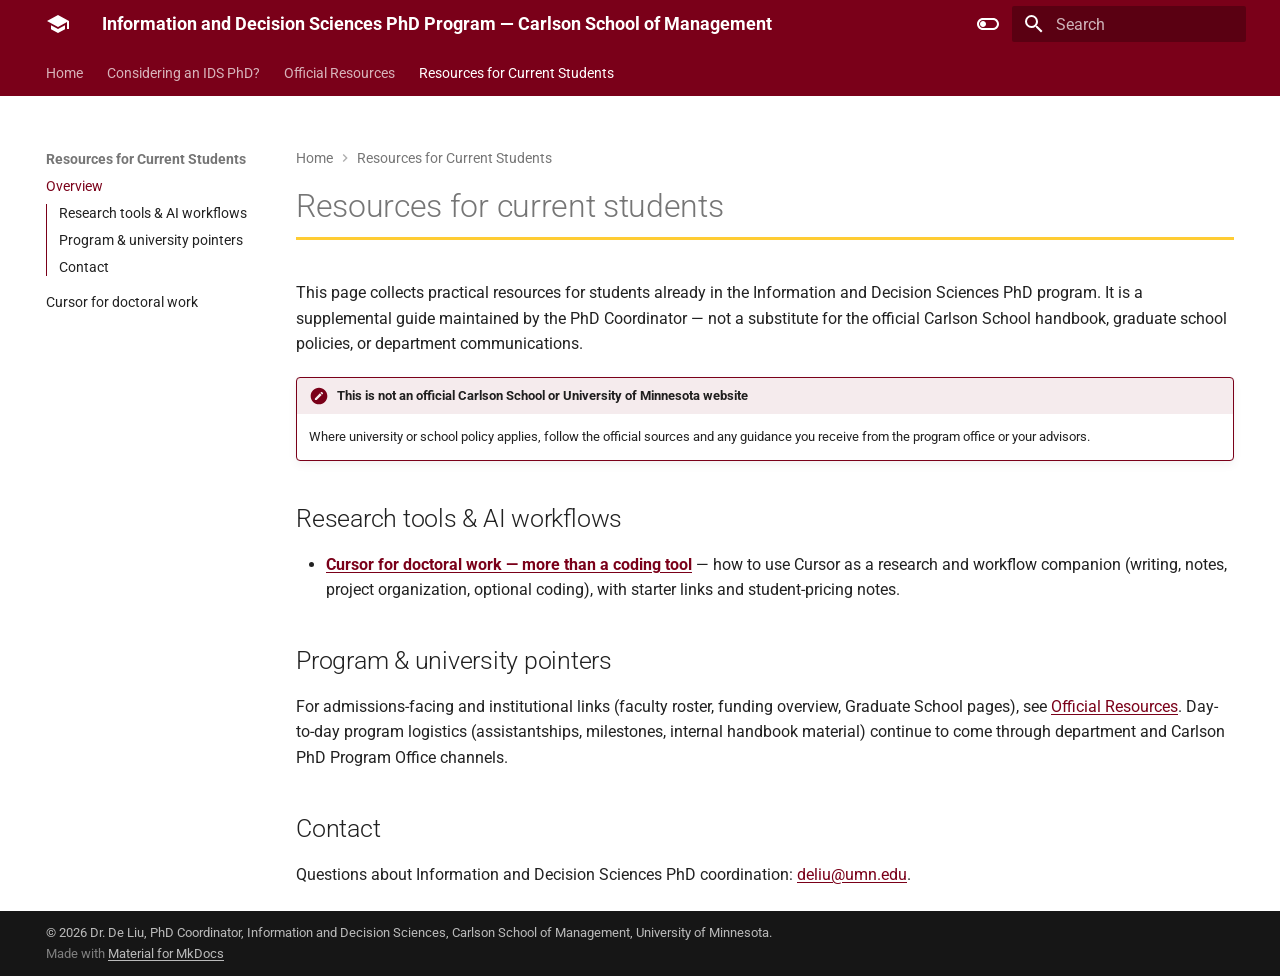
<file: resources-for-students/index.html>
<!doctype html>
<html lang="en" class="no-js">
  <head>
    
      <meta charset="utf-8">
      <meta name="viewport" content="width=device-width,initial-scale=1">
      
        <meta name="description" content="Supplemental information and FAQs for prospective and current students in the Information and Decision Sciences PhD program at the University of Minnesota's Carlson School of Management.">
      
      
      
        <link rel="canonical" href="https://de4liu.github.io/ids-phd-public/resources-for-students/">
      
      
        <link rel="prev" href="../official-resources/">
      
      
        <link rel="next" href="../cursor-for-doctoral-work/">
      
      
        
      
      
      <link rel="icon" href="../assets/images/favicon.png">
      <meta name="generator" content="mkdocs-1.6.1, mkdocs-material-9.7.7">
    
    
      
        <title>Overview - Information and Decision Sciences PhD Program — Carlson School of Management</title>
      
    
    
      <link rel="stylesheet" href="../assets/stylesheets/main.ec1eaa64.min.css">
      
        
        <link rel="stylesheet" href="../assets/stylesheets/palette.ab4e12ef.min.css">
      
      


    
    
      
    
    
      
        
        
        <link rel="preconnect" href="https://fonts.gstatic.com" crossorigin>
        <link rel="stylesheet" href="https://fonts.googleapis.com/css?family=Roboto:300,300i,400,400i,700,700i%7CRoboto+Mono:400,400i,700,700i&display=fallback">
        <style>:root{--md-text-font:"Roboto";--md-code-font:"Roboto Mono"}</style>
      
    
    
      <link rel="stylesheet" href="../stylesheets/extra.css">
    
    <script>__md_scope=new URL("..",location),__md_hash=e=>[...e].reduce(((e,_)=>(e<<5)-e+_.charCodeAt(0)),0),__md_get=(e,_=localStorage,t=__md_scope)=>JSON.parse(_.getItem(t.pathname+"."+e)),__md_set=(e,_,t=localStorage,a=__md_scope)=>{try{t.setItem(a.pathname+"."+e,JSON.stringify(_))}catch(e){}}</script>
    
      

    
    
  </head>
  
  
    
    
      
    
    
    
    
    <body dir="ltr" data-md-color-scheme="default" data-md-color-primary="custom" data-md-color-accent="custom">
  
    
    <input class="md-toggle" data-md-toggle="drawer" type="checkbox" id="__drawer" autocomplete="off">
    <input class="md-toggle" data-md-toggle="search" type="checkbox" id="__search" autocomplete="off">
    <label class="md-overlay" for="__drawer"></label>
    <div data-md-component="skip">
      
        
        <a href="#resources-for-current-students" class="md-skip">
          Skip to content
        </a>
      
    </div>
    <div data-md-component="announce">
      
    </div>
    
    
      

<header class="md-header" data-md-component="header">
  <nav class="md-header__inner md-grid" aria-label="Header">
    <a href=".." title="Information and Decision Sciences PhD Program — Carlson School of Management" class="md-header__button md-logo" aria-label="Information and Decision Sciences PhD Program — Carlson School of Management" data-md-component="logo">
      
  
  <svg xmlns="http://www.w3.org/2000/svg" viewBox="0 0 24 24"><path d="M12 3 1 9l11 6 9-4.91V17h2V9M5 13.18v4L12 21l7-3.82v-4L12 17z"/></svg>

    </a>
    <label class="md-header__button md-icon" for="__drawer">
      
      <svg xmlns="http://www.w3.org/2000/svg" viewBox="0 0 24 24"><path d="M3 6h18v2H3zm0 5h18v2H3zm0 5h18v2H3z"/></svg>
    </label>
    <div class="md-header__title" data-md-component="header-title">
      <div class="md-header__ellipsis">
        <div class="md-header__topic">
          <span class="md-ellipsis">
            Information and Decision Sciences PhD Program — Carlson School of Management
          </span>
        </div>
        <div class="md-header__topic" data-md-component="header-topic">
          <span class="md-ellipsis">
            
              Overview
            
          </span>
        </div>
      </div>
    </div>
    
      
        <form class="md-header__option" data-md-component="palette">
  
    
    
    
    <input class="md-option" data-md-color-media="" data-md-color-scheme="default" data-md-color-primary="custom" data-md-color-accent="custom"  aria-label="Switch to dark mode"  type="radio" name="__palette" id="__palette_0">
    
      <label class="md-header__button md-icon" title="Switch to dark mode" for="__palette_1" hidden>
        <svg xmlns="http://www.w3.org/2000/svg" viewBox="0 0 24 24"><path d="M17 6H7c-3.31 0-6 2.69-6 6s2.69 6 6 6h10c3.31 0 6-2.69 6-6s-2.69-6-6-6m0 10H7c-2.21 0-4-1.79-4-4s1.79-4 4-4h10c2.21 0 4 1.79 4 4s-1.79 4-4 4M7 9c-1.66 0-3 1.34-3 3s1.34 3 3 3 3-1.34 3-3-1.34-3-3-3"/></svg>
      </label>
    
  
    
    
    
    <input class="md-option" data-md-color-media="" data-md-color-scheme="slate" data-md-color-primary="custom" data-md-color-accent="custom"  aria-label="Switch to light mode"  type="radio" name="__palette" id="__palette_1">
    
      <label class="md-header__button md-icon" title="Switch to light mode" for="__palette_0" hidden>
        <svg xmlns="http://www.w3.org/2000/svg" viewBox="0 0 24 24"><path d="M17 7H7a5 5 0 0 0-5 5 5 5 0 0 0 5 5h10a5 5 0 0 0 5-5 5 5 0 0 0-5-5m0 8a3 3 0 0 1-3-3 3 3 0 0 1 3-3 3 3 0 0 1 3 3 3 3 0 0 1-3 3"/></svg>
      </label>
    
  
</form>
      
    
    
      <script>var palette=__md_get("__palette");if(palette&&palette.color){if("(prefers-color-scheme)"===palette.color.media){var media=matchMedia("(prefers-color-scheme: light)"),input=document.querySelector(media.matches?"[data-md-color-media='(prefers-color-scheme: light)']":"[data-md-color-media='(prefers-color-scheme: dark)']");palette.color.media=input.getAttribute("data-md-color-media"),palette.color.scheme=input.getAttribute("data-md-color-scheme"),palette.color.primary=input.getAttribute("data-md-color-primary"),palette.color.accent=input.getAttribute("data-md-color-accent")}for(var[key,value]of Object.entries(palette.color))document.body.setAttribute("data-md-color-"+key,value)}</script>
    
    
    
      
      
        <label class="md-header__button md-icon" for="__search">
          
          <svg xmlns="http://www.w3.org/2000/svg" viewBox="0 0 24 24"><path d="M9.5 3A6.5 6.5 0 0 1 16 9.5c0 1.61-.59 3.09-1.56 4.23l.27.27h.79l5 5-1.5 1.5-5-5v-.79l-.27-.27A6.52 6.52 0 0 1 9.5 16 6.5 6.5 0 0 1 3 9.5 6.5 6.5 0 0 1 9.5 3m0 2C7 5 5 7 5 9.5S7 14 9.5 14 14 12 14 9.5 12 5 9.5 5"/></svg>
        </label>
        <div class="md-search" data-md-component="search" role="dialog">
  <label class="md-search__overlay" for="__search"></label>
  <div class="md-search__inner" role="search">
    <form class="md-search__form" name="search">
      <input type="text" class="md-search__input" name="query" aria-label="Search" placeholder="Search" autocapitalize="off" autocorrect="off" autocomplete="off" spellcheck="false" data-md-component="search-query" required>
      <label class="md-search__icon md-icon" for="__search">
        
        <svg xmlns="http://www.w3.org/2000/svg" viewBox="0 0 24 24"><path d="M9.5 3A6.5 6.5 0 0 1 16 9.5c0 1.61-.59 3.09-1.56 4.23l.27.27h.79l5 5-1.5 1.5-5-5v-.79l-.27-.27A6.52 6.52 0 0 1 9.5 16 6.5 6.5 0 0 1 3 9.5 6.5 6.5 0 0 1 9.5 3m0 2C7 5 5 7 5 9.5S7 14 9.5 14 14 12 14 9.5 12 5 9.5 5"/></svg>
        
        <svg xmlns="http://www.w3.org/2000/svg" viewBox="0 0 24 24"><path d="M20 11v2H8l5.5 5.5-1.42 1.42L4.16 12l7.92-7.92L13.5 5.5 8 11z"/></svg>
      </label>
      <nav class="md-search__options" aria-label="Search">
        
        <button type="reset" class="md-search__icon md-icon" title="Clear" aria-label="Clear" tabindex="-1">
          
          <svg xmlns="http://www.w3.org/2000/svg" viewBox="0 0 24 24"><path d="M19 6.41 17.59 5 12 10.59 6.41 5 5 6.41 10.59 12 5 17.59 6.41 19 12 13.41 17.59 19 19 17.59 13.41 12z"/></svg>
        </button>
      </nav>
      
        <div class="md-search__suggest" data-md-component="search-suggest"></div>
      
    </form>
    <div class="md-search__output">
      <div class="md-search__scrollwrap" tabindex="0" data-md-scrollfix>
        <div class="md-search-result" data-md-component="search-result">
          <div class="md-search-result__meta">
            Initializing search
          </div>
          <ol class="md-search-result__list" role="presentation"></ol>
        </div>
      </div>
    </div>
  </div>
</div>
      
    
    
  </nav>
  
</header>
    
    <div class="md-container" data-md-component="container">
      
      
        
          
            
<nav class="md-tabs" aria-label="Tabs" data-md-component="tabs">
  <div class="md-grid">
    <ul class="md-tabs__list">
      
        
  
  
  
  
    <li class="md-tabs__item">
      <a href=".." class="md-tabs__link">
        
  
  
    
  
  Home

      </a>
    </li>
  

      
        
  
  
  
  
    <li class="md-tabs__item">
      <a href="../considering-the-phd/" class="md-tabs__link">
        
  
  
    
  
  Considering an IDS PhD?

      </a>
    </li>
  

      
        
  
  
  
  
    <li class="md-tabs__item">
      <a href="../official-resources/" class="md-tabs__link">
        
  
  
    
  
  Official Resources

      </a>
    </li>
  

      
        
  
  
  
    
  
  
    
    
      <li class="md-tabs__item md-tabs__item--active">
        <a href="./" class="md-tabs__link">
          
  
  
  Resources for Current Students

        </a>
      </li>
    
  

      
    </ul>
  </div>
</nav>
          
        
      
      <main class="md-main" data-md-component="main">
        <div class="md-main__inner md-grid">
          
            
              
              <div class="md-sidebar md-sidebar--primary" data-md-component="sidebar" data-md-type="navigation" >
                <div class="md-sidebar__scrollwrap">
                  <div class="md-sidebar__inner">
                    


  


  

<nav class="md-nav md-nav--primary md-nav--lifted md-nav--integrated" aria-label="Navigation" data-md-level="0">
  <label class="md-nav__title" for="__drawer">
    <a href=".." title="Information and Decision Sciences PhD Program — Carlson School of Management" class="md-nav__button md-logo" aria-label="Information and Decision Sciences PhD Program — Carlson School of Management" data-md-component="logo">
      
  
  <svg xmlns="http://www.w3.org/2000/svg" viewBox="0 0 24 24"><path d="M12 3 1 9l11 6 9-4.91V17h2V9M5 13.18v4L12 21l7-3.82v-4L12 17z"/></svg>

    </a>
    Information and Decision Sciences PhD Program — Carlson School of Management
  </label>
  
  <ul class="md-nav__list" data-md-scrollfix>
    
      
      
  
  
  
  
    <li class="md-nav__item">
      <a href=".." class="md-nav__link">
        
  
  
  <span class="md-ellipsis">
    
  
    Home
  

    
  </span>
  
  

      </a>
    </li>
  

    
      
      
  
  
  
  
    <li class="md-nav__item">
      <a href="../considering-the-phd/" class="md-nav__link">
        
  
  
  <span class="md-ellipsis">
    
  
    Considering an IDS PhD?
  

    
  </span>
  
  

      </a>
    </li>
  

    
      
      
  
  
  
  
    <li class="md-nav__item">
      <a href="../official-resources/" class="md-nav__link">
        
  
  
  <span class="md-ellipsis">
    
  
    Official Resources
  

    
  </span>
  
  

      </a>
    </li>
  

    
      
      
  
  
    
  
  
  
    
    
    
    
      
        
        
      
      
        
      
    
    
    <li class="md-nav__item md-nav__item--active md-nav__item--section md-nav__item--nested">
      
        
        
        <input class="md-nav__toggle md-toggle " type="checkbox" id="__nav_4" checked>
        
          
          <label class="md-nav__link" for="__nav_4" id="__nav_4_label" tabindex="">
            
  
  
  <span class="md-ellipsis">
    
  
    Resources for Current Students
  

    
  </span>
  
  

            <span class="md-nav__icon md-icon"></span>
          </label>
        
        <nav class="md-nav" data-md-level="1" aria-labelledby="__nav_4_label" aria-expanded="true">
          <label class="md-nav__title" for="__nav_4">
            <span class="md-nav__icon md-icon"></span>
            
  
    Resources for Current Students
  

          </label>
          <ul class="md-nav__list" data-md-scrollfix>
            
              
                
  
  
    
  
  
  
    <li class="md-nav__item md-nav__item--active">
      
      <input class="md-nav__toggle md-toggle" type="checkbox" id="__toc">
      
      
        
      
      
        <label class="md-nav__link md-nav__link--active" for="__toc">
          
  
  
  <span class="md-ellipsis">
    
  
    Overview
  

    
  </span>
  
  

          <span class="md-nav__icon md-icon"></span>
        </label>
      
      <a href="./" class="md-nav__link md-nav__link--active">
        
  
  
  <span class="md-ellipsis">
    
  
    Overview
  

    
  </span>
  
  

      </a>
      
        

<nav class="md-nav md-nav--secondary" aria-label="Table of contents">
  
  
  
    
  
  
    <label class="md-nav__title" for="__toc">
      <span class="md-nav__icon md-icon"></span>
      Table of contents
    </label>
    <ul class="md-nav__list" data-md-component="toc" data-md-scrollfix>
      
        <li class="md-nav__item">
  <a href="#research-tools-ai-workflows" class="md-nav__link">
    <span class="md-ellipsis">
      
        Research tools &amp; AI workflows
      
    </span>
  </a>
  
</li>
      
        <li class="md-nav__item">
  <a href="#program-university-pointers" class="md-nav__link">
    <span class="md-ellipsis">
      
        Program &amp; university pointers
      
    </span>
  </a>
  
</li>
      
        <li class="md-nav__item">
  <a href="#contact" class="md-nav__link">
    <span class="md-ellipsis">
      
        Contact
      
    </span>
  </a>
  
</li>
      
    </ul>
  
</nav>
      
    </li>
  

              
            
              
                
  
  
  
  
    <li class="md-nav__item">
      <a href="../cursor-for-doctoral-work/" class="md-nav__link">
        
  
  
  <span class="md-ellipsis">
    
  
    Cursor for doctoral work
  

    
  </span>
  
  

      </a>
    </li>
  

              
            
          </ul>
        </nav>
      
    </li>
  

    
  </ul>
</nav>
                  </div>
                </div>
              </div>
            
            
          
          
            <div class="md-content" data-md-component="content">
              
                



  


  <nav class="md-path" aria-label="Navigation" >
    <ol class="md-path__list">
      
        
  
  
    <li class="md-path__item">
      <a href=".." class="md-path__link">
        
  <span class="md-ellipsis">
    Home
  </span>

      </a>
    </li>
  

      
      
        
  
  
    
    
      <li class="md-path__item">
        <a href="./" class="md-path__link">
          
  <span class="md-ellipsis">
    Resources for Current Students
  </span>

        </a>
      </li>
    
  

      
    </ol>
  </nav>

              
              <article class="md-content__inner md-typeset">
                
                  



<h1 id="resources-for-current-students">Resources for current students<a class="headerlink" href="#resources-for-current-students" title="Permanent link">&para;</a></h1>
<p>This page collects practical resources for students already in the Information and Decision Sciences PhD program. It is a supplemental guide maintained by the PhD Coordinator — not a substitute for the official Carlson School handbook, graduate school policies, or department communications.</p>
<div class="admonition unofficial">
<p class="admonition-title">This is not an official Carlson School or University of Minnesota website</p>
<p>Where university or school policy applies, follow the official sources and any guidance you receive from the program office or your advisors.</p>
</div>
<h2 id="research-tools-ai-workflows">Research tools &amp; AI workflows<a class="headerlink" href="#research-tools-ai-workflows" title="Permanent link">&para;</a></h2>
<ul>
<li><a href="../cursor-for-doctoral-work/"><strong>Cursor for doctoral work — more than a coding tool</strong></a> — how to use Cursor as a research and workflow companion (writing, notes, project organization, optional coding), with starter links and student-pricing notes.</li>
</ul>
<h2 id="program-university-pointers">Program &amp; university pointers<a class="headerlink" href="#program-university-pointers" title="Permanent link">&para;</a></h2>
<p>For admissions-facing and institutional links (faculty roster, funding overview, Graduate School pages), see <a href="../official-resources/">Official Resources</a>. Day-to-day program logistics (assistantships, milestones, internal handbook material) continue to come through department and Carlson PhD Program Office channels.</p>
<h2 id="contact">Contact<a class="headerlink" href="#contact" title="Permanent link">&para;</a></h2>
<p>Questions about Information and Decision Sciences PhD coordination: <a href="mailto:deliu@umn.edu">deliu@umn.edu</a>.</p>












                
              </article>
            </div>
          
          
<script>var target=document.getElementById(location.hash.slice(1));target&&target.name&&(target.checked=target.name.startsWith("__tabbed_"))</script>
        </div>
        
          <button type="button" class="md-top md-icon" data-md-component="top" hidden>
  
  <svg xmlns="http://www.w3.org/2000/svg" viewBox="0 0 24 24"><path d="M13 20h-2V8l-5.5 5.5-1.42-1.42L12 4.16l7.92 7.92-1.42 1.42L13 8z"/></svg>
  Back to top
</button>
        
      </main>
      
        <footer class="md-footer">
  
  <div class="md-footer-meta md-typeset">
    <div class="md-footer-meta__inner md-grid">
      <div class="md-copyright">
  
    <div class="md-copyright__highlight">
      &copy; 2026 Dr. De Liu, PhD Coordinator, Information and Decision Sciences, Carlson School of Management, University of Minnesota.
    </div>
  
  
    Made with
    <a href="https://squidfunk.github.io/mkdocs-material/" target="_blank" rel="noopener">
      Material for MkDocs
    </a>
  
</div>
      
    </div>
  </div>
</footer>
      
    </div>
    <div class="md-dialog" data-md-component="dialog">
      <div class="md-dialog__inner md-typeset"></div>
    </div>
    
    
    
      
      
      <script id="__config" type="application/json">{"annotate": null, "base": "..", "features": ["navigation.tabs", "navigation.sections", "navigation.path", "navigation.top", "toc.integrate", "search.suggest", "search.highlight", "content.code.copy"], "search": "../assets/javascripts/workers/search.2c215733.min.js", "tags": null, "translations": {"clipboard.copied": "Copied to clipboard", "clipboard.copy": "Copy to clipboard", "search.result.more.one": "1 more on this page", "search.result.more.other": "# more on this page", "search.result.none": "No matching documents", "search.result.one": "1 matching document", "search.result.other": "# matching documents", "search.result.placeholder": "Type to start searching", "search.result.term.missing": "Missing", "select.version": "Select version"}, "version": null}</script>
    
    
      <script src="../assets/javascripts/bundle.d7400e89.min.js"></script>
      
    
  </body>
</html>
</file>
<file: stylesheets/extra.css>
/*
  Understated Carlson School / University of Minnesota color accents.
  Colors sourced from the official Carlson brand site (brand.carlsonschool.umn.edu/look-like/colors):
    Maroon #7A0019, Gold #FFCC33, Ivory #E6E0D2.
  This site does not use the Carlson or University of Minnesota logos/wordmarks,
  per the brand site's logo-usage guidance, which reserves those marks for
  official University business (brand.carlsonschool.umn.edu/look-like/logos).
  Gold is used only as a decorative accent (never as text) because gold-on-white
  and gold-on-maroon combinations do not meet WCAG 2.1 contrast guidelines.
*/

:root > * {
  --md-primary-fg-color: #7a0019;
  --md-primary-fg-color--light: #9c1a34;
  --md-primary-fg-color--dark: #4d0010;
  --md-primary-bg-color: #ffffff;
  --md-accent-fg-color: #7a0019;
  --md-accent-fg-color--transparent: #7a001914;
}

[data-md-color-scheme="slate"] {
  --md-primary-fg-color: #4d0010;
  --md-primary-fg-color--light: #7a0019;
  --md-primary-fg-color--dark: #300009;
  --md-accent-fg-color: #e8a1ad;
}

/*
  Underline links in body text so they're distinguishable from regular text
  by more than color alone (accessible regardless of color vision, and more
  visible against the maroon accent than Material's default hover-only
  underline). Excludes heading permalink icons, which shouldn't be underlined.
*/
.md-typeset a:not(.headerlink) {
  text-decoration: underline;
  text-decoration-thickness: from-font;
  text-underline-offset: 0.15em;
}

.md-typeset a:not(.headerlink):hover {
  text-decoration-thickness: 2px;
}

/* Understated gold accent rule under page titles, not used for text color */
.md-typeset h1 {
  border-bottom: 3px solid #ffcc33;
  padding-bottom: 0.3em;
}

.md-typeset .admonition.unofficial,
.md-typeset details.unofficial {
  border-color: #7a0019;
}

.md-typeset .unofficial > .admonition-title,
.md-typeset .unofficial > summary {
  background-color: #7a001914;
  border-color: #7a0019;
}

.md-typeset .unofficial > .admonition-title::before,
.md-typeset .unofficial > summary::before {
  background-color: #7a0019;
}
</file>
<file: assets/stylesheets/main.ec1eaa64.min.css>
@charset "UTF-8";html{-webkit-text-size-adjust:none;-moz-text-size-adjust:none;text-size-adjust:none;box-sizing:border-box}*,:after,:before{box-sizing:inherit}@media (prefers-reduced-motion){*,:after,:before{transition:none!important}}body{margin:0}a,button,input,label{-webkit-tap-highlight-color:transparent}a{color:inherit;text-decoration:none}hr{border:0;box-sizing:initial;display:block;height:.05rem;overflow:visible;padding:0}small{font-size:80%}sub,sup{line-height:1em}img{border-style:none}table{border-collapse:initial;border-spacing:0}td,th{font-weight:400;vertical-align:top}button{background:#0000;border:0;font-family:inherit;font-size:inherit;margin:0;padding:0}input{border:0;outline:none}:root{--md-primary-fg-color:#4051b5;--md-primary-fg-color--light:#5d6cc0;--md-primary-fg-color--dark:#303fa1;--md-primary-bg-color:#fff;--md-primary-bg-color--light:#ffffffb3;--md-accent-fg-color:#526cfe;--md-accent-fg-color--transparent:#526cfe1a;--md-accent-bg-color:#fff;--md-accent-bg-color--light:#ffffffb3}[data-md-color-scheme=default]{color-scheme:light}[data-md-color-scheme=default] img[src$="#gh-dark-mode-only"],[data-md-color-scheme=default] img[src$="#only-dark"]{display:none}:root,[data-md-color-scheme=default]{--md-hue:225deg;--md-default-fg-color:#000000de;--md-default-fg-color--light:#0000008a;--md-default-fg-color--lighter:#00000052;--md-default-fg-color--lightest:#00000012;--md-default-bg-color:#fff;--md-default-bg-color--light:#ffffffb3;--md-default-bg-color--lighter:#ffffff4d;--md-default-bg-color--lightest:#ffffff1f;--md-code-fg-color:#36464e;--md-code-bg-color:#f5f5f5;--md-code-bg-color--light:#f5f5f5b3;--md-code-bg-color--lighter:#f5f5f54d;--md-code-hl-color:#4287ff;--md-code-hl-color--light:#4287ff1a;--md-code-hl-number-color:#d52a2a;--md-code-hl-special-color:#db1457;--md-code-hl-function-color:#a846b9;--md-code-hl-constant-color:#6e59d9;--md-code-hl-keyword-color:#3f6ec6;--md-code-hl-string-color:#1c7d4d;--md-code-hl-name-color:var(--md-code-fg-color);--md-code-hl-operator-color:var(--md-default-fg-color--light);--md-code-hl-punctuation-color:var(--md-default-fg-color--light);--md-code-hl-comment-color:var(--md-default-fg-color--light);--md-code-hl-generic-color:var(--md-default-fg-color--light);--md-code-hl-variable-color:var(--md-default-fg-color--light);--md-typeset-color:var(--md-default-fg-color);--md-typeset-a-color:var(--md-primary-fg-color);--md-typeset-del-color:#f5503d26;--md-typeset-ins-color:#0bd57026;--md-typeset-kbd-color:#fafafa;--md-typeset-kbd-accent-color:#fff;--md-typeset-kbd-border-color:#b8b8b8;--md-typeset-mark-color:#ffff0080;--md-typeset-table-color:#0000001f;--md-typeset-table-color--light:rgba(0,0,0,.035);--md-admonition-fg-color:var(--md-default-fg-color);--md-admonition-bg-color:var(--md-default-bg-color);--md-warning-fg-color:#000000de;--md-warning-bg-color:#ff9;--md-footer-fg-color:#fff;--md-footer-fg-color--light:#ffffffb3;--md-footer-fg-color--lighter:#ffffff73;--md-footer-bg-color:#000000de;--md-footer-bg-color--dark:#00000052;--md-shadow-z1:0 0.2rem 0.5rem #0000000d,0 0 0.05rem #0000001a;--md-shadow-z2:0 0.2rem 0.5rem #0000001a,0 0 0.05rem #00000040;--md-shadow-z3:0 0.2rem 0.5rem #0003,0 0 0.05rem #00000059}.md-icon svg{fill:currentcolor;display:block;height:1.2rem;width:1.2rem}body{-webkit-font-smoothing:antialiased;-moz-osx-font-smoothing:grayscale;--md-text-font-family:var(--md-text-font,_),-apple-system,BlinkMacSystemFont,Helvetica,Arial,sans-serif;--md-code-font-family:var(--md-code-font,_),SFMono-Regular,Consolas,Menlo,monospace}aside,body,input{font-feature-settings:"kern","liga";color:var(--md-typeset-color);font-family:var(--md-text-font-family)}code,kbd,pre{font-feature-settings:"kern";font-family:var(--md-code-font-family)}:root{--md-typeset-table-sort-icon:url('data:image/svg+xml;charset=utf-8,<svg xmlns="http://www.w3.org/2000/svg" viewBox="0 0 24 24"><path d="m18 21-4-4h3V7h-3l4-4 4 4h-3v10h3M2 19v-2h10v2M2 13v-2h7v2M2 7V5h4v2z"/></svg>');--md-typeset-table-sort-icon--asc:url('data:image/svg+xml;charset=utf-8,<svg xmlns="http://www.w3.org/2000/svg" viewBox="0 0 24 24"><path d="M19 17h3l-4 4-4-4h3V3h2M2 17h10v2H2M6 5v2H2V5m0 6h7v2H2z"/></svg>');--md-typeset-table-sort-icon--desc:url('data:image/svg+xml;charset=utf-8,<svg xmlns="http://www.w3.org/2000/svg" viewBox="0 0 24 24"><path d="M19 7h3l-4-4-4 4h3v14h2M2 17h10v2H2M6 5v2H2V5m0 6h7v2H2z"/></svg>')}.md-typeset{-webkit-print-color-adjust:exact;color-adjust:exact;font-size:.8rem;line-height:1.6;overflow-wrap:break-word}@media print{.md-typeset{font-size:.68rem}}.md-typeset blockquote,.md-typeset dl,.md-typeset figure,.md-typeset ol,.md-typeset pre,.md-typeset ul{margin-bottom:1em;margin-top:1em}.md-typeset h1{color:var(--md-default-fg-color--light);font-size:2em;line-height:1.3;margin:0 0 1.25em}.md-typeset h1,.md-typeset h2{font-weight:300;letter-spacing:-.01em}.md-typeset h2{font-size:1.5625em;line-height:1.4;margin:1.6em 0 .64em}.md-typeset h3{font-size:1.25em;font-weight:400;letter-spacing:-.01em;line-height:1.5;margin:1.6em 0 .8em}.md-typeset h2+h3{margin-top:.8em}.md-typeset h4{font-weight:700;letter-spacing:-.01em;margin:1em 0}.md-typeset h5,.md-typeset h6{color:var(--md-default-fg-color--light);font-size:.8em;font-weight:700;letter-spacing:-.01em;margin:1.25em 0}.md-typeset h5{text-transform:uppercase}.md-typeset h5 code{text-transform:none}.md-typeset hr{border-bottom:.05rem solid var(--md-default-fg-color--lightest);display:flow-root;margin:1.5em 0}.md-typeset a{color:var(--md-typeset-a-color);word-break:break-word}.md-typeset a,.md-typeset a:before{transition:color 125ms}.md-typeset a:focus,.md-typeset a:hover{color:var(--md-accent-fg-color)}.md-typeset a:focus code,.md-typeset a:hover code{background-color:var(--md-accent-fg-color--transparent);color:var(--md-accent-fg-color)}.md-typeset a code{color:var(--md-typeset-a-color)}.md-typeset a.focus-visible{outline-color:var(--md-accent-fg-color);outline-offset:.2rem}.md-typeset code,.md-typeset kbd,.md-typeset pre{color:var(--md-code-fg-color);direction:ltr;font-variant-ligatures:none;transition:background-color 125ms}@media print{.md-typeset code,.md-typeset kbd,.md-typeset pre{white-space:pre-wrap}}.md-typeset code{background-color:var(--md-code-bg-color);border-radius:.1rem;-webkit-box-decoration-break:clone;box-decoration-break:clone;font-size:.85em;padding:0 .2941176471em;transition:color 125ms,background-color 125ms;word-break:break-word}.md-typeset code:not(.focus-visible){-webkit-tap-highlight-color:transparent;outline:none}.md-typeset pre{display:flow-root;line-height:1.4;position:relative}.md-typeset pre>code{-webkit-box-decoration-break:slice;box-decoration-break:slice;box-shadow:none;display:block;margin:0;outline-color:var(--md-accent-fg-color);overflow:auto;padding:.7720588235em 1.1764705882em;scrollbar-color:var(--md-default-fg-color--lighter) #0000;scrollbar-width:thin;touch-action:auto;word-break:normal}.md-typeset pre>code:hover{scrollbar-color:var(--md-accent-fg-color) #0000}.md-typeset pre>code::-webkit-scrollbar{height:.2rem;width:.2rem}.md-typeset pre>code::-webkit-scrollbar-thumb{background-color:var(--md-default-fg-color--lighter)}.md-typeset pre>code::-webkit-scrollbar-thumb:hover{background-color:var(--md-accent-fg-color)}.md-typeset kbd{background-color:var(--md-typeset-kbd-color);border-radius:.1rem;box-shadow:0 .1rem 0 .05rem var(--md-typeset-kbd-border-color),0 .1rem 0 var(--md-typeset-kbd-border-color),0 -.1rem .2rem var(--md-typeset-kbd-accent-color) inset;color:var(--md-default-fg-color);display:inline-block;font-size:.75em;padding:0 .6666666667em;vertical-align:text-top;word-break:break-word}.md-typeset mark{background-color:var(--md-typeset-mark-color);-webkit-box-decoration-break:clone;box-decoration-break:clone;color:inherit;word-break:break-word}.md-typeset abbr{cursor:help;text-decoration:none}.md-typeset [data-preview],.md-typeset abbr{border-bottom:.05rem dotted var(--md-default-fg-color--light)}.md-typeset small{opacity:.75}[dir=ltr] .md-typeset sub,[dir=ltr] .md-typeset sup{margin-left:.078125em}[dir=rtl] .md-typeset sub,[dir=rtl] .md-typeset sup{margin-right:.078125em}[dir=ltr] .md-typeset blockquote{padding-left:.6rem}[dir=rtl] .md-typeset blockquote{padding-right:.6rem}[dir=ltr] .md-typeset blockquote{border-left:.2rem solid var(--md-default-fg-color--lighter)}[dir=rtl] .md-typeset blockquote{border-right:.2rem solid var(--md-default-fg-color--lighter)}.md-typeset blockquote{color:var(--md-default-fg-color--light);margin-left:0;margin-right:0}.md-typeset ul{list-style-type:disc}.md-typeset ul[type]{list-style-type:revert-layer}[dir=ltr] .md-typeset ol,[dir=ltr] .md-typeset ul{margin-left:.625em}[dir=rtl] .md-typeset ol,[dir=rtl] .md-typeset ul{margin-right:.625em}.md-typeset ol,.md-typeset ul{padding:0}.md-typeset ol:not([hidden]),.md-typeset ul:not([hidden]){display:flow-root}.md-typeset ol ol,.md-typeset ul ol{list-style-type:lower-alpha}.md-typeset ol ol ol,.md-typeset ul ol ol{list-style-type:lower-roman}.md-typeset ol ol ol ol,.md-typeset ul ol ol ol{list-style-type:upper-alpha}.md-typeset ol ol ol ol ol,.md-typeset ul ol ol ol ol{list-style-type:upper-roman}.md-typeset ol[type],.md-typeset ul[type]{list-style-type:revert-layer}[dir=ltr] .md-typeset ol li,[dir=ltr] .md-typeset ul li{margin-left:1.25em}[dir=rtl] .md-typeset ol li,[dir=rtl] .md-typeset ul li{margin-right:1.25em}.md-typeset ol li,.md-typeset ul li{margin-bottom:.5em}.md-typeset ol li blockquote,.md-typeset ol li p,.md-typeset ul li blockquote,.md-typeset ul li p{margin:.5em 0}.md-typeset ol li:last-child,.md-typeset ul li:last-child{margin-bottom:0}[dir=ltr] .md-typeset ol li ol,[dir=ltr] .md-typeset ol li ul,[dir=ltr] .md-typeset ul li ol,[dir=ltr] .md-typeset ul li ul{margin-left:.625em}[dir=rtl] .md-typeset ol li ol,[dir=rtl] .md-typeset ol li ul,[dir=rtl] .md-typeset ul li ol,[dir=rtl] .md-typeset ul li ul{margin-right:.625em}.md-typeset ol li ol,.md-typeset ol li ul,.md-typeset ul li ol,.md-typeset ul li ul{margin-bottom:.5em;margin-top:.5em}[dir=ltr] .md-typeset dd{margin-left:1.875em}[dir=rtl] .md-typeset dd{margin-right:1.875em}.md-typeset dd{margin-bottom:1.5em;margin-top:1em}.md-typeset img,.md-typeset svg,.md-typeset video{height:auto;max-width:100%}.md-typeset img[align=left]{margin:1em 1em 1em 0}.md-typeset img[align=right]{margin:1em 0 1em 1em}.md-typeset img[align]:only-child{margin-top:0}.md-typeset figure{display:flow-root;margin:1em auto;max-width:100%;text-align:center;width:fit-content}.md-typeset figure img{display:block;margin:0 auto}.md-typeset figcaption{font-style:italic;margin:1em auto;max-width:24rem}.md-typeset iframe{max-width:100%}.md-typeset table:not([class]){background-color:var(--md-default-bg-color);border:.05rem solid var(--md-typeset-table-color);border-radius:.1rem;display:inline-block;font-size:.64rem;max-width:100%;overflow:auto;touch-action:auto}@media print{.md-typeset table:not([class]){display:table}}.md-typeset table:not([class])+*{margin-top:1.5em}.md-typeset table:not([class]) td>:first-child,.md-typeset table:not([class]) th>:first-child{margin-top:0}.md-typeset table:not([class]) td>:last-child,.md-typeset table:not([class]) th>:last-child{margin-bottom:0}.md-typeset table:not([class]) td:not([align]),.md-typeset table:not([class]) th:not([align]){text-align:left}[dir=rtl] .md-typeset table:not([class]) td:not([align]),[dir=rtl] .md-typeset table:not([class]) th:not([align]){text-align:right}.md-typeset table:not([class]) th{font-weight:700;min-width:5rem;padding:.9375em 1.25em;vertical-align:top}.md-typeset table:not([class]) td{border-top:.05rem solid var(--md-typeset-table-color);padding:.9375em 1.25em;vertical-align:top}.md-typeset table:not([class]) tbody tr{transition:background-color 125ms}.md-typeset table:not([class]) tbody tr:hover{background-color:var(--md-typeset-table-color--light);box-shadow:0 .05rem 0 var(--md-default-bg-color) inset}.md-typeset table:not([class]) a{word-break:normal}.md-typeset table th[role=columnheader]{cursor:pointer}[dir=ltr] .md-typeset table th[role=columnheader]:after{margin-left:.5em}[dir=rtl] .md-typeset table th[role=columnheader]:after{margin-right:.5em}.md-typeset table th[role=columnheader]:after{content:"";display:inline-block;height:1.2em;-webkit-mask-image:var(--md-typeset-table-sort-icon);mask-image:var(--md-typeset-table-sort-icon);-webkit-mask-repeat:no-repeat;mask-repeat:no-repeat;-webkit-mask-size:contain;mask-size:contain;transition:background-color 125ms;vertical-align:text-bottom;width:1.2em}.md-typeset table th[role=columnheader]:hover:after{background-color:var(--md-default-fg-color--lighter)}.md-typeset table th[role=columnheader][aria-sort=ascending]:after{background-color:var(--md-default-fg-color--light);-webkit-mask-image:var(--md-typeset-table-sort-icon--asc);mask-image:var(--md-typeset-table-sort-icon--asc)}.md-typeset table th[role=columnheader][aria-sort=descending]:after{background-color:var(--md-default-fg-color--light);-webkit-mask-image:var(--md-typeset-table-sort-icon--desc);mask-image:var(--md-typeset-table-sort-icon--desc)}.md-typeset__scrollwrap{margin:1em -.8rem;overflow-x:auto;touch-action:auto}.md-typeset__table{display:inline-block;margin-bottom:.5em;padding:0 .8rem}@media print{.md-typeset__table{display:block}}html .md-typeset__table table{display:table;margin:0;overflow:hidden;width:100%}@media screen and (max-width:44.984375em){.md-content__inner>pre{margin:1em -.8rem}.md-content__inner>pre code{border-radius:0}}.md-typeset .md-author{border-radius:100%;display:block;flex-shrink:0;height:1.6rem;overflow:hidden;position:relative;transition:color 125ms,transform 125ms;width:1.6rem}.md-typeset .md-author img{display:block}.md-typeset .md-author--more{background:var(--md-default-fg-color--lightest);color:var(--md-default-fg-color--lighter);font-size:.6rem;font-weight:700;line-height:1.6rem;text-align:center}.md-typeset .md-author--long{height:2.4rem;width:2.4rem}.md-typeset a.md-author{transform:scale(1)}.md-typeset a.md-author img{border-radius:100%;filter:grayscale(100%) opacity(75%);transition:filter 125ms}.md-typeset a.md-author:focus,.md-typeset a.md-author:hover{transform:scale(1.1);z-index:1}.md-typeset a.md-author:focus img,.md-typeset a.md-author:hover img{filter:grayscale(0)}.md-banner{background-color:var(--md-footer-bg-color);color:var(--md-footer-fg-color);overflow:auto}@media print{.md-banner{display:none}}.md-banner--warning{background-color:var(--md-warning-bg-color);color:var(--md-warning-fg-color)}.md-banner__inner{font-size:.7rem;margin:.6rem auto;padding:0 .8rem}[dir=ltr] .md-banner__button{float:right}[dir=rtl] .md-banner__button{float:left}.md-banner__button{color:inherit;cursor:pointer;transition:opacity .25s}.no-js .md-banner__button{display:none}.md-banner__button:hover{opacity:.7}html{font-size:125%;height:100%;overflow-x:hidden}@media screen and (min-width:100em){html{font-size:137.5%}}@media screen and (min-width:125em){html{font-size:150%}}body{background-color:var(--md-default-bg-color);display:flex;flex-direction:column;font-size:.5rem;min-height:100%;position:relative;width:100%}@media print{body{display:block}}@media screen and (max-width:59.984375em){body[data-md-scrolllock]{position:fixed}}.md-grid{margin-left:auto;margin-right:auto;max-width:61rem}.md-container{display:flex;flex-direction:column;flex-grow:1}@media print{.md-container{display:block}}.md-main{flex-grow:1}.md-main__inner{display:flex;height:100%;margin-top:1.5rem}.md-ellipsis{overflow:hidden;text-overflow:ellipsis}.md-toggle{display:none}.md-option{height:0;opacity:0;position:absolute;width:0}.md-option:checked+label:not([hidden]){display:block}.md-option.focus-visible+label{outline-color:var(--md-accent-fg-color);outline-style:auto}.md-skip{background-color:var(--md-default-fg-color);border-radius:.1rem;color:var(--md-default-bg-color);font-size:.64rem;margin:.5rem;opacity:0;outline-color:var(--md-accent-fg-color);padding:.3rem .5rem;position:fixed;transform:translateY(.4rem);z-index:-1}.md-skip:focus{opacity:1;transform:translateY(0);transition:transform .25s cubic-bezier(.4,0,.2,1),opacity 175ms 75ms;z-index:10}@page{margin:25mm}:root{--md-clipboard-icon:url('data:image/svg+xml;charset=utf-8,<svg xmlns="http://www.w3.org/2000/svg" viewBox="0 0 24 24"><path d="M19 21H8V7h11m0-2H8a2 2 0 0 0-2 2v14a2 2 0 0 0 2 2h11a2 2 0 0 0 2-2V7a2 2 0 0 0-2-2m-3-4H4a2 2 0 0 0-2 2v14h2V3h12z"/></svg>')}.md-clipboard{border-radius:.1rem;color:var(--md-default-fg-color--lightest);cursor:pointer;height:1.5em;outline-color:var(--md-accent-fg-color);outline-offset:.1rem;transition:color .25s;width:1.5em;z-index:1}@media print{.md-clipboard{display:none}}.md-clipboard:not(.focus-visible){-webkit-tap-highlight-color:transparent;outline:none}:hover>.md-clipboard{color:var(--md-default-fg-color--light)}.md-clipboard:focus,.md-clipboard:hover{color:var(--md-accent-fg-color)}.md-clipboard:after{background-color:currentcolor;content:"";display:block;height:1.125em;margin:0 auto;-webkit-mask-image:var(--md-clipboard-icon);mask-image:var(--md-clipboard-icon);-webkit-mask-position:center;mask-position:center;-webkit-mask-repeat:no-repeat;mask-repeat:no-repeat;-webkit-mask-size:contain;mask-size:contain;width:1.125em}.md-clipboard--inline{cursor:pointer}.md-clipboard--inline code{transition:color .25s,background-color .25s}.md-clipboard--inline:focus code,.md-clipboard--inline:hover code{background-color:var(--md-accent-fg-color--transparent);color:var(--md-accent-fg-color)}:root{--md-code-select-icon:url('data:image/svg+xml;charset=utf-8,<svg xmlns="http://www.w3.org/2000/svg" viewBox="0 0 24 24"><path d="M19 19h-4v2h4c1.1 0 2-.9 2-2v-4h-2m0-12h-4v2h4v4h2V5c0-1.1-.9-2-2-2M5 5h4V3H5c-1.1 0-2 .9-2 2v4h2m0 6H3v4c0 1.1.9 2 2 2h4v-2H5zm2-4h2v2H7zm4 0h2v2h-2zm4 0h2v2h-2zM7 7h2v2H7zm4 0h2v2h-2zm4 0h2v2h-2zm-8 8h2v2H7zm4 0h2v2h-2zm4 0h2v2h-2z"/></svg>');--md-code-copy-icon:url('data:image/svg+xml;charset=utf-8,<svg xmlns="http://www.w3.org/2000/svg" viewBox="0 0 24 24"><path d="M19 21H8V7h11m0-2H8a2 2 0 0 0-2 2v14a2 2 0 0 0 2 2h11a2 2 0 0 0 2-2V7a2 2 0 0 0-2-2m-3-4H4a2 2 0 0 0-2 2v14h2V3h12z"/></svg>')}.md-typeset .md-code__content{display:grid}.md-code__nav{background-color:var(--md-code-bg-color--lighter);border-radius:.1rem;display:flex;gap:.2rem;padding:.2rem;position:absolute;right:.25em;top:.25em;transition:background-color .25s;z-index:1}:hover>.md-code__nav{background-color:var(--md-code-bg-color--light)}.md-code__button{color:var(--md-default-fg-color--lightest);cursor:pointer;display:block;height:1.5em;outline-color:var(--md-accent-fg-color);outline-offset:.1rem;transition:color .25s;width:1.5em}:hover>*>.md-code__button{color:var(--md-default-fg-color--light)}.md-code__button.focus-visible,.md-code__button:hover{color:var(--md-accent-fg-color)}.md-code__button--active{color:var(--md-default-fg-color)!important}.md-code__button:after{background-color:currentcolor;content:"";display:block;height:1.125em;margin:0 auto;-webkit-mask-position:center;mask-position:center;-webkit-mask-repeat:no-repeat;mask-repeat:no-repeat;-webkit-mask-size:contain;mask-size:contain;width:1.125em}.md-code__button[data-md-type=select]:after{-webkit-mask-image:var(--md-code-select-icon);mask-image:var(--md-code-select-icon)}.md-code__button[data-md-type=copy]:after{-webkit-mask-image:var(--md-code-copy-icon);mask-image:var(--md-code-copy-icon)}@keyframes consent{0%{opacity:0;transform:translateY(100%)}to{opacity:1;transform:translateY(0)}}@keyframes overlay{0%{opacity:0}to{opacity:1}}.md-consent__overlay{animation:overlay .25s both;-webkit-backdrop-filter:blur(.1rem);backdrop-filter:blur(.1rem);background-color:#0000008a;height:100%;opacity:1;position:fixed;top:0;width:100%;z-index:5}.md-consent__inner{animation:consent .5s cubic-bezier(.1,.7,.1,1) both;background-color:var(--md-default-bg-color);border:0;border-radius:.1rem;bottom:0;box-shadow:0 0 .2rem #0000001a,0 .2rem .4rem #0003;max-height:100%;overflow:auto;padding:0;position:fixed;width:100%;z-index:5}.md-consent__form{padding:.8rem}.md-consent__settings{display:none;margin:1em 0}input:checked+.md-consent__settings{display:block}.md-consent__controls{margin-bottom:.8rem}.md-typeset .md-consent__controls .md-button{display:inline}@media screen and (max-width:44.984375em){.md-typeset .md-consent__controls .md-button{display:block;margin-top:.4rem;text-align:center;width:100%}}.md-consent label{cursor:pointer}.md-content{flex-grow:1;min-width:0}.md-content__inner{margin:0 .8rem 1.2rem;padding-top:.6rem}@media screen and (min-width:76.25em){[dir=ltr] .md-sidebar--primary:not([hidden])~.md-content>.md-content__inner{margin-left:1.2rem}[dir=ltr] .md-sidebar--secondary:not([hidden])~.md-content>.md-content__inner,[dir=rtl] .md-sidebar--primary:not([hidden])~.md-content>.md-content__inner{margin-right:1.2rem}[dir=rtl] .md-sidebar--secondary:not([hidden])~.md-content>.md-content__inner{margin-left:1.2rem}}.md-content__inner:before{content:"";display:block;height:.4rem}.md-content__inner>:last-child{margin-bottom:0}[dir=ltr] .md-content__button{float:right}[dir=rtl] .md-content__button{float:left}[dir=ltr] .md-content__button{margin-left:.4rem}[dir=rtl] .md-content__button{margin-right:.4rem}.md-content__button{margin:.4rem 0;padding:0}@media print{.md-content__button{display:none}}.md-typeset .md-content__button{color:var(--md-default-fg-color--lighter)}.md-content__button svg{display:inline;vertical-align:top}[dir=rtl] .md-content__button svg{transform:scaleX(-1)}[dir=ltr] .md-dialog{right:.8rem}[dir=rtl] .md-dialog{left:.8rem}.md-dialog{background-color:var(--md-default-fg-color);border-radius:.1rem;bottom:.8rem;box-shadow:var(--md-shadow-z3);min-width:11.1rem;opacity:0;padding:.4rem .6rem;pointer-events:none;position:fixed;transform:translateY(100%);transition:transform 0ms .4s,opacity .4s;z-index:4}@media print{.md-dialog{display:none}}.md-dialog--active{opacity:1;pointer-events:auto;transform:translateY(0);transition:transform .4s cubic-bezier(.075,.85,.175,1),opacity .4s}.md-dialog__inner{color:var(--md-default-bg-color);font-size:.7rem}.md-feedback{margin:2em 0 1em;text-align:center}.md-feedback fieldset{border:none;margin:0;padding:0}.md-feedback__title{font-weight:700;margin:1em auto}.md-feedback__inner{position:relative}.md-feedback__list{display:flex;flex-wrap:wrap;place-content:baseline center;position:relative}.md-feedback__list:hover .md-icon:not(:disabled){color:var(--md-default-fg-color--lighter)}:disabled .md-feedback__list{min-height:1.8rem}.md-feedback__icon{color:var(--md-default-fg-color--light);cursor:pointer;flex-shrink:0;margin:0 .1rem;transition:color 125ms}.md-feedback__icon:not(:disabled).md-icon:hover{color:var(--md-accent-fg-color)}.md-feedback__icon:disabled{color:var(--md-default-fg-color--lightest);pointer-events:none}.md-feedback__note{opacity:0;position:relative;transform:translateY(.4rem);transition:transform .4s cubic-bezier(.1,.7,.1,1),opacity .15s}.md-feedback__note>*{margin:0 auto;max-width:16rem}:disabled .md-feedback__note{opacity:1;transform:translateY(0)}@media print{.md-feedback{display:none}}.md-footer{background-color:var(--md-footer-bg-color);color:var(--md-footer-fg-color)}@media print{.md-footer{display:none}}.md-footer__inner{justify-content:space-between;overflow:auto;padding:.2rem}.md-footer__inner:not([hidden]){display:flex}.md-footer__link{align-items:end;display:flex;flex-grow:0.01;margin-bottom:.4rem;margin-top:1rem;max-width:100%;outline-color:var(--md-accent-fg-color);overflow:hidden;transition:opacity .25s}.md-footer__link:focus,.md-footer__link:hover{opacity:.7}[dir=rtl] .md-footer__link svg{transform:scaleX(-1)}@media screen and (max-width:44.984375em){.md-footer__link--prev{flex-shrink:0}.md-footer__link--prev .md-footer__title{display:none}}[dir=ltr] .md-footer__link--next{margin-left:auto}[dir=rtl] .md-footer__link--next{margin-right:auto}.md-footer__link--next{text-align:right}[dir=rtl] .md-footer__link--next{text-align:left}.md-footer__title{flex-grow:1;font-size:.9rem;margin-bottom:.7rem;max-width:calc(100% - 2.4rem);padding:0 1rem;white-space:nowrap}.md-footer__button{margin:.2rem;padding:.4rem}.md-footer__direction{font-size:.64rem;opacity:.7}.md-footer-meta{background-color:var(--md-footer-bg-color--dark)}.md-footer-meta__inner{display:flex;flex-wrap:wrap;justify-content:space-between;padding:.2rem}html .md-footer-meta.md-typeset a{color:var(--md-footer-fg-color--light)}html .md-footer-meta.md-typeset a:focus,html .md-footer-meta.md-typeset a:hover{color:var(--md-footer-fg-color)}.md-copyright{color:var(--md-footer-fg-color--lighter);font-size:.64rem;margin:auto .6rem;padding:.4rem 0;width:100%}@media screen and (min-width:45em){.md-copyright{width:auto}}.md-copyright__highlight{color:var(--md-footer-fg-color--light)}.md-social{display:inline-flex;gap:.2rem;margin:0 .4rem;padding:.2rem 0 .6rem}@media screen and (min-width:45em){.md-social{padding:.6rem 0}}.md-social__link{display:inline-block;height:1.6rem;text-align:center;width:1.6rem}.md-social__link:before{line-height:1.9}.md-social__link svg{fill:currentcolor;max-height:.8rem;vertical-align:-25%}.md-typeset .md-button{border:.1rem solid;border-radius:.1rem;color:var(--md-primary-fg-color);cursor:pointer;display:inline-block;font-weight:700;padding:.625em 2em;transition:color 125ms,background-color 125ms,border-color 125ms}.md-typeset .md-button--primary{background-color:var(--md-primary-fg-color);border-color:var(--md-primary-fg-color);color:var(--md-primary-bg-color)}.md-typeset .md-button:focus,.md-typeset .md-button:hover{background-color:var(--md-accent-fg-color);border-color:var(--md-accent-fg-color);color:var(--md-accent-bg-color)}[dir=ltr] .md-typeset .md-input{border-top-left-radius:.1rem}[dir=ltr] .md-typeset .md-input,[dir=rtl] .md-typeset .md-input{border-top-right-radius:.1rem}[dir=rtl] .md-typeset .md-input{border-top-left-radius:.1rem}.md-typeset .md-input{border-bottom:.1rem solid var(--md-default-fg-color--lighter);box-shadow:var(--md-shadow-z1);font-size:.8rem;height:1.8rem;padding:0 .6rem;transition:border .25s,box-shadow .25s}.md-typeset .md-input:focus,.md-typeset .md-input:hover{border-bottom-color:var(--md-accent-fg-color);box-shadow:var(--md-shadow-z2)}.md-typeset .md-input--stretch{width:100%}.md-header{background-color:var(--md-primary-fg-color);box-shadow:0 0 .2rem #0000,0 .2rem .4rem #0000;color:var(--md-primary-bg-color);display:block;left:0;position:sticky;right:0;top:0;z-index:4}@media print{.md-header{display:none}}.md-header[hidden]{transform:translateY(-100%);transition:transform .25s cubic-bezier(.8,0,.6,1),box-shadow .25s}.md-header--shadow{box-shadow:0 0 .2rem #0000001a,0 .2rem .4rem #0003;transition:transform .25s cubic-bezier(.1,.7,.1,1),box-shadow .25s}.md-header__inner{align-items:center;display:flex;padding:0 .2rem}.md-header__button{color:currentcolor;cursor:pointer;margin:.2rem;outline-color:var(--md-accent-fg-color);padding:.4rem;position:relative;transition:opacity .25s;vertical-align:middle;z-index:1}.md-header__button:hover{opacity:.7}.md-header__button:not([hidden]){display:inline-block}.md-header__button:not(.focus-visible){-webkit-tap-highlight-color:transparent;outline:none}.md-header__button.md-logo{margin:.2rem;padding:.4rem}@media screen and (max-width:76.234375em){.md-header__button.md-logo{display:none}}.md-header__button.md-logo img,.md-header__button.md-logo svg{fill:currentcolor;display:block;height:1.2rem;width:auto}@media screen and (min-width:60em){.md-header__button[for=__search]{display:none}}.no-js .md-header__button[for=__search]{display:none}[dir=rtl] .md-header__button[for=__search] svg{transform:scaleX(-1)}@media screen and (min-width:76.25em){.md-header__button[for=__drawer]{display:none}}.md-header__topic{display:flex;max-width:100%;position:absolute;transition:transform .4s cubic-bezier(.1,.7,.1,1),opacity .15s;white-space:nowrap}.md-header__topic+.md-header__topic{opacity:0;pointer-events:none;transform:translateX(1.25rem);transition:transform .4s cubic-bezier(1,.7,.1,.1),opacity .15s;z-index:-1}[dir=rtl] .md-header__topic+.md-header__topic{transform:translateX(-1.25rem)}.md-header__topic:first-child{font-weight:700}[dir=ltr] .md-header__title{margin-left:1rem;margin-right:.4rem}[dir=rtl] .md-header__title{margin-left:.4rem;margin-right:1rem}.md-header__title{flex-grow:1;font-size:.9rem;height:2.4rem;line-height:2.4rem}.md-header__title--active .md-header__topic{opacity:0;pointer-events:none;transform:translateX(-1.25rem);transition:transform .4s cubic-bezier(1,.7,.1,.1),opacity .15s;z-index:-1}[dir=rtl] .md-header__title--active .md-header__topic{transform:translateX(1.25rem)}.md-header__title--active .md-header__topic+.md-header__topic{opacity:1;pointer-events:auto;transform:translateX(0);transition:transform .4s cubic-bezier(.1,.7,.1,1),opacity .15s;z-index:0}.md-header__title>.md-header__ellipsis{height:100%;position:relative;width:100%}.md-header__option{display:flex;flex-shrink:0;max-width:100%;transition:max-width 0ms .25s,opacity .25s .25s;white-space:nowrap}[data-md-toggle=search]:checked~.md-header .md-header__option{max-width:0;opacity:0;transition:max-width 0ms,opacity 0ms}.md-header__option>input{bottom:0}.md-header__source{display:none}@media screen and (min-width:60em){[dir=ltr] .md-header__source{margin-left:1rem}[dir=rtl] .md-header__source{margin-right:1rem}.md-header__source{display:block;max-width:11.7rem;width:11.7rem}}@media screen and (min-width:76.25em){[dir=ltr] .md-header__source{margin-left:1.4rem}[dir=rtl] .md-header__source{margin-right:1.4rem}}.md-meta{color:var(--md-default-fg-color--light);font-size:.7rem;line-height:1.3}.md-meta__list{display:inline-flex;flex-wrap:wrap;list-style:none;margin:0;padding:0}.md-meta__item:not(:last-child):after{content:"·";margin-left:.2rem;margin-right:.2rem}.md-meta__link{color:var(--md-typeset-a-color)}.md-meta__link:focus,.md-meta__link:hover{color:var(--md-accent-fg-color)}.md-draft{background-color:#ff1744;border-radius:.125em;color:#fff;display:inline-block;font-weight:700;padding-left:.5714285714em;padding-right:.5714285714em}:root{--md-nav-icon--prev:url('data:image/svg+xml;charset=utf-8,<svg xmlns="http://www.w3.org/2000/svg" viewBox="0 0 24 24"><path d="M20 11v2H8l5.5 5.5-1.42 1.42L4.16 12l7.92-7.92L13.5 5.5 8 11z"/></svg>');--md-nav-icon--next:url('data:image/svg+xml;charset=utf-8,<svg xmlns="http://www.w3.org/2000/svg" viewBox="0 0 24 24"><path d="M8.59 16.58 13.17 12 8.59 7.41 10 6l6 6-6 6z"/></svg>');--md-toc-icon:url('data:image/svg+xml;charset=utf-8,<svg xmlns="http://www.w3.org/2000/svg" viewBox="0 0 24 24"><path d="M3 9h14V7H3zm0 4h14v-2H3zm0 4h14v-2H3zm16 0h2v-2h-2zm0-10v2h2V7zm0 6h2v-2h-2z"/></svg>')}.md-nav{font-size:.7rem;line-height:1.3}.md-nav__title{color:var(--md-default-fg-color--light);display:block;font-weight:700;overflow:hidden;padding:0 .6rem;text-overflow:ellipsis}.md-nav__title .md-nav__button{display:none}.md-nav__title .md-nav__button img{height:100%;width:auto}.md-nav__title .md-nav__button.md-logo img,.md-nav__title .md-nav__button.md-logo svg{fill:currentcolor;display:block;height:2.4rem;max-width:100%;object-fit:contain;width:auto}.md-nav__list{list-style:none;margin:0;padding:0}.md-nav__link{align-items:flex-start;display:flex;gap:.4rem;margin-top:.625em;scroll-snap-align:start;transition:color 125ms}.md-nav__link--passed,.md-nav__link--passed code{color:var(--md-default-fg-color--light)}.md-nav__item .md-nav__link--active,.md-nav__item .md-nav__link--active code{color:var(--md-typeset-a-color)}.md-nav__link .md-ellipsis{position:relative}.md-nav__link .md-ellipsis code{word-break:normal}[dir=ltr] .md-nav__link .md-icon:last-child{margin-left:auto}[dir=rtl] .md-nav__link .md-icon:last-child{margin-right:auto}.md-nav__link .md-typeset{font-size:.7rem;line-height:1.3}.md-nav__link svg{fill:currentcolor;flex-shrink:0;height:1.3em;position:relative}.md-nav__link[for]:focus,.md-nav__link[for]:hover,.md-nav__link[href]:focus,.md-nav__link[href]:hover{color:var(--md-accent-fg-color);cursor:pointer}.md-nav__link[for]:focus code,.md-nav__link[for]:hover code,.md-nav__link[href]:focus code,.md-nav__link[href]:hover code{background-color:var(--md-accent-fg-color--transparent);color:var(--md-accent-fg-color)}.md-nav__link.focus-visible{outline-color:var(--md-accent-fg-color);outline-offset:.2rem}.md-nav--primary .md-nav__link[for=__toc]{display:none}.md-nav--primary .md-nav__link[for=__toc] .md-icon:after{background-color:currentcolor;display:block;height:100%;-webkit-mask-image:var(--md-toc-icon);mask-image:var(--md-toc-icon);width:100%}.md-nav--primary .md-nav__link[for=__toc]~.md-nav{display:none}.md-nav__container>.md-nav__link{margin-top:0}.md-nav__container>.md-nav__link:first-child{flex-grow:1;min-width:0}.md-nav__icon{flex-shrink:0}.md-nav__source{display:none}@media screen and (max-width:76.234375em){.md-nav--primary,.md-nav--primary .md-nav{background-color:var(--md-default-bg-color);display:flex;flex-direction:column;height:100%;left:0;position:absolute;right:0;top:0;z-index:1}.md-nav--primary .md-nav__item,.md-nav--primary .md-nav__title{font-size:.8rem;line-height:1.5}.md-nav--primary .md-nav__title{background-color:var(--md-default-fg-color--lightest);color:var(--md-default-fg-color--light);cursor:pointer;height:5.6rem;line-height:2.4rem;padding:3rem .8rem .2rem;position:relative;white-space:nowrap}[dir=ltr] .md-nav--primary .md-nav__title .md-nav__icon{left:.4rem}[dir=rtl] .md-nav--primary .md-nav__title .md-nav__icon{right:.4rem}.md-nav--primary .md-nav__title .md-nav__icon{display:block;height:1.2rem;margin:.2rem;position:absolute;top:.4rem;width:1.2rem}.md-nav--primary .md-nav__title .md-nav__icon:after{background-color:currentcolor;content:"";display:block;height:100%;-webkit-mask-image:var(--md-nav-icon--prev);mask-image:var(--md-nav-icon--prev);-webkit-mask-position:center;mask-position:center;-webkit-mask-repeat:no-repeat;mask-repeat:no-repeat;-webkit-mask-size:contain;mask-size:contain;width:100%}.md-nav--primary .md-nav__title~.md-nav__list{background-color:var(--md-default-bg-color);box-shadow:0 .05rem 0 var(--md-default-fg-color--lightest) inset;overflow-y:auto;scroll-snap-type:y mandatory;touch-action:pan-y}.md-nav--primary .md-nav__title~.md-nav__list>:first-child{border-top:0}.md-nav--primary .md-nav__title[for=__drawer]{background-color:var(--md-primary-fg-color);color:var(--md-primary-bg-color);font-weight:700}.md-nav--primary .md-nav__title .md-logo{display:block;left:.2rem;margin:.2rem;padding:.4rem;position:absolute;right:.2rem;top:.2rem}.md-nav--primary .md-nav__list{flex:1}.md-nav--primary .md-nav__item{border-top:.05rem solid var(--md-default-fg-color--lightest)}.md-nav--primary .md-nav__item--active>.md-nav__link{color:var(--md-typeset-a-color)}.md-nav--primary .md-nav__item--active>.md-nav__link:focus,.md-nav--primary .md-nav__item--active>.md-nav__link:hover{color:var(--md-accent-fg-color)}.md-nav--primary .md-nav__link{margin-top:0;padding:.6rem .8rem}.md-nav--primary .md-nav__link svg{margin-top:.1em}.md-nav--primary .md-nav__link>.md-nav__link{padding:0}[dir=ltr] .md-nav--primary .md-nav__link .md-nav__icon{margin-right:-.2rem}[dir=rtl] .md-nav--primary .md-nav__link .md-nav__icon{margin-left:-.2rem}.md-nav--primary .md-nav__link .md-nav__icon{font-size:1.2rem;height:1.2rem;width:1.2rem}.md-nav--primary .md-nav__link .md-nav__icon:after{background-color:currentcolor;content:"";display:block;height:100%;-webkit-mask-image:var(--md-nav-icon--next);mask-image:var(--md-nav-icon--next);-webkit-mask-position:center;mask-position:center;-webkit-mask-repeat:no-repeat;mask-repeat:no-repeat;-webkit-mask-size:contain;mask-size:contain;width:100%}[dir=rtl] .md-nav--primary .md-nav__icon:after{transform:scale(-1)}.md-nav--primary .md-nav--secondary .md-nav{background-color:initial;position:static}[dir=ltr] .md-nav--primary .md-nav--secondary .md-nav .md-nav__link{padding-left:1.4rem}[dir=rtl] .md-nav--primary .md-nav--secondary .md-nav .md-nav__link{padding-right:1.4rem}[dir=ltr] .md-nav--primary .md-nav--secondary .md-nav .md-nav .md-nav__link{padding-left:2rem}[dir=rtl] .md-nav--primary .md-nav--secondary .md-nav .md-nav .md-nav__link{padding-right:2rem}[dir=ltr] .md-nav--primary .md-nav--secondary .md-nav .md-nav .md-nav .md-nav__link{padding-left:2.6rem}[dir=rtl] .md-nav--primary .md-nav--secondary .md-nav .md-nav .md-nav .md-nav__link{padding-right:2.6rem}[dir=ltr] .md-nav--primary .md-nav--secondary .md-nav .md-nav .md-nav .md-nav .md-nav__link{padding-left:3.2rem}[dir=rtl] .md-nav--primary .md-nav--secondary .md-nav .md-nav .md-nav .md-nav .md-nav__link{padding-right:3.2rem}.md-nav--secondary{background-color:initial}.md-nav__toggle~.md-nav{display:flex;opacity:0;transform:translateX(100%);transition:transform .25s cubic-bezier(.8,0,.6,1),opacity 125ms 50ms}[dir=rtl] .md-nav__toggle~.md-nav{transform:translateX(-100%)}.md-nav__toggle:checked~.md-nav{opacity:1;transform:translateX(0);transition:transform .25s cubic-bezier(.4,0,.2,1),opacity 125ms 125ms}.md-nav__toggle:checked~.md-nav>.md-nav__list{backface-visibility:hidden}}@media screen and (max-width:59.984375em){.md-nav--primary .md-nav__link[for=__toc]{display:flex}.md-nav--primary .md-nav__link[for=__toc] .md-icon:after{content:""}.md-nav--primary .md-nav__link[for=__toc]+.md-nav__link{display:none}.md-nav--primary .md-nav__link[for=__toc]~.md-nav{display:flex}.md-nav__source{background-color:var(--md-primary-fg-color--dark);color:var(--md-primary-bg-color);display:block;padding:0 .2rem}}@media screen and (min-width:60em) and (max-width:76.234375em){.md-nav--integrated .md-nav__link[for=__toc]{display:flex}.md-nav--integrated .md-nav__link[for=__toc] .md-icon:after{content:""}.md-nav--integrated .md-nav__link[for=__toc]+.md-nav__link{display:none}.md-nav--integrated .md-nav__link[for=__toc]~.md-nav{display:flex}}@media screen and (min-width:60em){.md-nav{margin-bottom:-.4rem}.md-nav--secondary .md-nav__title{background:var(--md-default-bg-color);box-shadow:0 0 .4rem .4rem var(--md-default-bg-color);position:sticky;top:0;z-index:1}.md-nav--secondary .md-nav__title[for=__toc]{scroll-snap-align:start}.md-nav--secondary .md-nav__title .md-nav__icon{display:none}[dir=ltr] .md-nav--secondary .md-nav__list{padding-left:.6rem}[dir=rtl] .md-nav--secondary .md-nav__list{padding-right:.6rem}.md-nav--secondary .md-nav__list{padding-bottom:.4rem}[dir=ltr] .md-nav--secondary .md-nav__item>.md-nav__link{margin-right:.4rem}[dir=rtl] .md-nav--secondary .md-nav__item>.md-nav__link{margin-left:.4rem}}@media screen and (min-width:76.25em){.md-nav{margin-bottom:-.4rem;transition:max-height .25s cubic-bezier(.86,0,.07,1)}.md-nav--primary .md-nav__title{background:var(--md-default-bg-color);box-shadow:0 0 .4rem .4rem var(--md-default-bg-color);position:sticky;top:0;z-index:1}.md-nav--primary .md-nav__title[for=__drawer]{scroll-snap-align:start}.md-nav--primary .md-nav__title .md-nav__icon{display:none}[dir=ltr] .md-nav--primary .md-nav__list{padding-left:.6rem}[dir=rtl] .md-nav--primary .md-nav__list{padding-right:.6rem}.md-nav--primary .md-nav__list{padding-bottom:.4rem}[dir=ltr] .md-nav--primary .md-nav__item>.md-nav__link{margin-right:.4rem}[dir=rtl] .md-nav--primary .md-nav__item>.md-nav__link{margin-left:.4rem}.md-nav__toggle~.md-nav{display:grid;grid-template-rows:minmax(.4rem,0fr);opacity:0;transition:grid-template-rows .25s cubic-bezier(.86,0,.07,1),opacity .25s,visibility 0ms .25s;visibility:collapse}.md-nav__toggle~.md-nav>.md-nav__list{overflow:hidden}.md-nav__toggle.md-toggle--indeterminate~.md-nav,.md-nav__toggle:checked~.md-nav{grid-template-rows:minmax(.4rem,1fr);opacity:1;transition:grid-template-rows .25s cubic-bezier(.86,0,.07,1),opacity .15s .1s,visibility 0ms;visibility:visible}.md-nav__toggle.md-toggle--indeterminate~.md-nav{transition:none}.md-nav__item--nested>.md-nav>.md-nav__title{display:none}.md-nav__item--section{display:block;margin:1.25em 0}.md-nav__item--section:last-child{margin-bottom:0}.md-nav__item--section>.md-nav__link{font-weight:700}.md-nav__item--section>.md-nav__link[for]{color:var(--md-default-fg-color--light)}.md-nav__item--section>.md-nav__link:not(.md-nav__container){pointer-events:none}.md-nav__item--section>.md-nav__link .md-icon,.md-nav__item--section>.md-nav__link>[for]{display:none}[dir=ltr] .md-nav__item--section>.md-nav{margin-left:-.6rem}[dir=rtl] .md-nav__item--section>.md-nav{margin-right:-.6rem}.md-nav__item--section>.md-nav{display:block;opacity:1;visibility:visible}.md-nav__item--section>.md-nav>.md-nav__list>.md-nav__item{padding:0}.md-nav__icon{border-radius:100%;height:.9rem;transition:background-color .25s;width:.9rem}.md-nav__icon:hover{background-color:var(--md-accent-fg-color--transparent)}.md-nav__icon:after{background-color:currentcolor;border-radius:100%;content:"";display:inline-block;height:100%;-webkit-mask-image:var(--md-nav-icon--next);mask-image:var(--md-nav-icon--next);-webkit-mask-position:center;mask-position:center;-webkit-mask-repeat:no-repeat;mask-repeat:no-repeat;-webkit-mask-size:contain;mask-size:contain;transition:transform .25s;vertical-align:-.1rem;width:100%}[dir=rtl] .md-nav__icon:after{transform:rotate(180deg)}.md-nav__item--nested .md-nav__toggle:checked~.md-nav__link .md-nav__icon:after,.md-nav__item--nested .md-toggle--indeterminate~.md-nav__link .md-nav__icon:after{transform:rotate(90deg)}.md-nav--lifted>.md-nav__list>.md-nav__item,.md-nav--lifted>.md-nav__title{display:none}.md-nav--lifted>.md-nav__list>.md-nav__item--active{display:block}.md-nav--lifted>.md-nav__list>.md-nav__item--active>.md-nav__link{background:var(--md-default-bg-color);box-shadow:0 0 .4rem .4rem var(--md-default-bg-color);margin-top:0;position:sticky;top:0;z-index:1}.md-nav--lifted>.md-nav__list>.md-nav__item--active>.md-nav__link:not(.md-nav__container){pointer-events:none}.md-nav--lifted>.md-nav__list>.md-nav__item--active.md-nav__item--section{margin:0}[dir=ltr] .md-nav--lifted>.md-nav__list>.md-nav__item>.md-nav:not(.md-nav--secondary){margin-left:-.6rem}[dir=rtl] .md-nav--lifted>.md-nav__list>.md-nav__item>.md-nav:not(.md-nav--secondary){margin-right:-.6rem}.md-nav--lifted>.md-nav__list>.md-nav__item>[for]{color:var(--md-default-fg-color--light)}.md-nav--lifted .md-nav[data-md-level="1"]{grid-template-rows:minmax(.4rem,1fr);opacity:1;visibility:visible}[dir=ltr] .md-nav--integrated>.md-nav__list>.md-nav__item--active .md-nav--secondary{border-left:.05rem solid var(--md-primary-fg-color)}[dir=rtl] .md-nav--integrated>.md-nav__list>.md-nav__item--active .md-nav--secondary{border-right:.05rem solid var(--md-primary-fg-color)}.md-nav--integrated>.md-nav__list>.md-nav__item--active .md-nav--secondary{display:block;margin-bottom:1.25em;opacity:1;visibility:visible}.md-nav--integrated>.md-nav__list>.md-nav__item--active .md-nav--secondary>.md-nav__list{overflow:visible;padding-bottom:0}.md-nav--integrated>.md-nav__list>.md-nav__item--active .md-nav--secondary>.md-nav__title{display:none}}.md-pagination{font-size:.8rem;font-weight:700;gap:.4rem}.md-pagination,.md-pagination>*{align-items:center;display:flex;justify-content:center}.md-pagination>*{border-radius:.2rem;height:1.8rem;min-width:1.8rem;text-align:center}.md-pagination__current{background-color:var(--md-default-fg-color--lightest);color:var(--md-default-fg-color--light)}.md-pagination__link{transition:color 125ms,background-color 125ms}.md-pagination__link:focus,.md-pagination__link:hover{background-color:var(--md-accent-fg-color--transparent);color:var(--md-accent-fg-color)}.md-pagination__link:focus svg,.md-pagination__link:hover svg{color:var(--md-accent-fg-color)}.md-pagination__link.focus-visible{outline-color:var(--md-accent-fg-color);outline-offset:.2rem}.md-pagination__link svg{fill:currentcolor;color:var(--md-default-fg-color--lighter);display:block;max-height:100%;width:1.2rem}:root{--md-path-icon:url('data:image/svg+xml;charset=utf-8,<svg xmlns="http://www.w3.org/2000/svg" viewBox="0 0 24 24"><path d="M8.59 16.58 13.17 12 8.59 7.41 10 6l6 6-6 6z"/></svg>')}.md-path{font-size:.7rem;margin:0 .8rem;overflow:auto;padding-top:1.2rem}.md-path:not([hidden]){display:block}@media screen and (min-width:76.25em){.md-path{margin:0 1.2rem}}.md-path__list{align-items:center;display:flex;gap:.2rem;list-style:none;margin:0;padding:0}.md-path__item:not(:first-child){display:inline-flex;gap:.2rem;white-space:nowrap}.md-path__item:not(:first-child):before{background-color:var(--md-default-fg-color--lighter);content:"";display:inline;height:.8rem;-webkit-mask-image:var(--md-path-icon);mask-image:var(--md-path-icon);width:.8rem}.md-path__link{align-items:center;color:var(--md-default-fg-color--light);display:flex}.md-path__link:focus,.md-path__link:hover{color:var(--md-accent-fg-color)}:root{--md-post-pin-icon:url('data:image/svg+xml;charset=utf-8,<svg xmlns="http://www.w3.org/2000/svg" viewBox="0 0 24 24"><path d="M16 12V4h1V2H7v2h1v8l-2 2v2h5.2v6h1.6v-6H18v-2z"/></svg>')}.md-post__back{border-bottom:.05rem solid var(--md-default-fg-color--lightest);margin-bottom:1.2rem;padding-bottom:1.2rem}@media screen and (max-width:76.234375em){.md-post__back{display:none}}[dir=rtl] .md-post__back svg{transform:scaleX(-1)}.md-post__authors{display:flex;flex-direction:column;gap:.6rem;margin:0 .6rem 1.2rem}.md-post .md-post__meta a{transition:color 125ms}.md-post .md-post__meta a:focus,.md-post .md-post__meta a:hover{color:var(--md-accent-fg-color)}.md-post__title{color:var(--md-default-fg-color--light);font-weight:700}.md-post--excerpt{margin-bottom:3.2rem}.md-post--excerpt .md-post__header{align-items:center;display:flex;gap:.6rem;min-height:1.6rem}.md-post--excerpt .md-post__authors{align-items:center;display:inline-flex;flex-direction:row;gap:.2rem;margin:0;min-height:2.4rem}[dir=ltr] .md-post--excerpt .md-post__meta .md-meta__list{margin-right:.4rem}[dir=rtl] .md-post--excerpt .md-post__meta .md-meta__list{margin-left:.4rem}.md-post--excerpt .md-post__content>:first-child{--md-scroll-margin:6rem;margin-top:0}.md-post>.md-nav--secondary{margin:1em 0}.md-pin{background:var(--md-default-fg-color--lightest);border-radius:1rem;margin-top:-.05rem;padding:.2rem}.md-pin:after{background-color:currentcolor;content:"";display:block;height:.6rem;margin:0 auto;-webkit-mask-image:var(--md-post-pin-icon);mask-image:var(--md-post-pin-icon);-webkit-mask-position:center;mask-position:center;-webkit-mask-repeat:no-repeat;mask-repeat:no-repeat;-webkit-mask-size:contain;mask-size:contain;width:.6rem}.md-profile{align-items:center;display:flex;font-size:.7rem;gap:.6rem;line-height:1.4;width:100%}.md-profile__description{flex-grow:1}.md-content--post{display:flex}@media screen and (max-width:76.234375em){.md-content--post{flex-flow:column-reverse}}.md-content--post>.md-content__inner{flex-grow:1;min-width:0}@media screen and (min-width:76.25em){[dir=ltr] .md-content--post>.md-content__inner{margin-left:1.2rem}[dir=rtl] .md-content--post>.md-content__inner{margin-right:1.2rem}}@media screen and (max-width:76.234375em){.md-sidebar.md-sidebar--post{padding:0;position:static;width:100%}.md-sidebar.md-sidebar--post .md-sidebar__scrollwrap{overflow:visible}.md-sidebar.md-sidebar--post .md-sidebar__inner{padding:0}.md-sidebar.md-sidebar--post .md-post__meta{margin-left:.6rem;margin-right:.6rem}.md-sidebar.md-sidebar--post .md-nav__item{border:none;display:inline}.md-sidebar.md-sidebar--post .md-nav__list{display:inline-flex;flex-wrap:wrap;gap:.6rem;padding-bottom:.6rem;padding-top:.6rem}.md-sidebar.md-sidebar--post .md-nav__link{padding:0}.md-sidebar.md-sidebar--post .md-nav{height:auto;margin-bottom:0;position:static}}:root{--md-progress-value:0;--md-progress-delay:400ms}.md-progress{background:var(--md-primary-bg-color);height:.075rem;opacity:min(clamp(0,var(--md-progress-value),1),clamp(0,100 - var(--md-progress-value),1));position:fixed;top:0;transform:scaleX(calc(var(--md-progress-value)*1%));transform-origin:left;transition:transform .5s cubic-bezier(.19,1,.22,1),opacity .25s var(--md-progress-delay);width:100%;z-index:4}:root{--md-search-result-icon:url('data:image/svg+xml;charset=utf-8,<svg xmlns="http://www.w3.org/2000/svg" viewBox="0 0 24 24"><path d="M14 2H6a2 2 0 0 0-2 2v16a2 2 0 0 0 2 2h7c-.41-.25-.8-.56-1.14-.9-.33-.33-.61-.7-.86-1.1H6V4h7v5h5v1.18c.71.16 1.39.43 2 .82V8zm6.31 16.9c1.33-2.11.69-4.9-1.4-6.22-2.11-1.33-4.91-.68-6.22 1.4-1.34 2.11-.69 4.89 1.4 6.22 1.46.93 3.32.93 4.79.02L22 23.39 23.39 22zm-3.81.1a2.5 2.5 0 0 1-2.5-2.5 2.5 2.5 0 0 1 2.5-2.5 2.5 2.5 0 0 1 2.5 2.5 2.5 2.5 0 0 1-2.5 2.5"/></svg>')}.md-search{position:relative}@media screen and (min-width:60em){.md-search{padding:.2rem 0}}.no-js .md-search{display:none}.md-search__overlay{opacity:0;z-index:1}@media screen and (max-width:59.984375em){[dir=ltr] .md-search__overlay{left:-2.2rem}[dir=rtl] .md-search__overlay{right:-2.2rem}.md-search__overlay{background-color:var(--md-default-bg-color);border-radius:1rem;height:2rem;overflow:hidden;pointer-events:none;position:absolute;top:-1rem;transform-origin:center;transition:transform .3s .1s,opacity .2s .2s;width:2rem}[data-md-toggle=search]:checked~.md-header .md-search__overlay{opacity:1;transition:transform .4s,opacity .1s}}@media screen and (min-width:60em){[dir=ltr] .md-search__overlay{left:0}[dir=rtl] .md-search__overlay{right:0}.md-search__overlay{background-color:#0000008a;cursor:pointer;height:0;position:fixed;top:0;transition:width 0ms .25s,height 0ms .25s,opacity .25s;width:0}[data-md-toggle=search]:checked~.md-header .md-search__overlay{height:200vh;opacity:1;transition:width 0ms,height 0ms,opacity .25s;width:100%}}@media screen and (max-width:29.984375em){[data-md-toggle=search]:checked~.md-header .md-search__overlay{transform:scale(45)}}@media screen and (min-width:30em) and (max-width:44.984375em){[data-md-toggle=search]:checked~.md-header .md-search__overlay{transform:scale(60)}}@media screen and (min-width:45em) and (max-width:59.984375em){[data-md-toggle=search]:checked~.md-header .md-search__overlay{transform:scale(75)}}.md-search__inner{backface-visibility:hidden}@media screen and (max-width:59.984375em){[dir=ltr] .md-search__inner{left:0}[dir=rtl] .md-search__inner{right:0}.md-search__inner{height:0;opacity:0;overflow:hidden;position:fixed;top:0;transform:translateX(5%);transition:width 0ms .3s,height 0ms .3s,transform .15s cubic-bezier(.4,0,.2,1) .15s,opacity .15s .15s;width:0;z-index:2}[dir=rtl] .md-search__inner{transform:translateX(-5%)}[data-md-toggle=search]:checked~.md-header .md-search__inner{height:100%;opacity:1;transform:translateX(0);transition:width 0ms 0ms,height 0ms 0ms,transform .15s cubic-bezier(.1,.7,.1,1) .15s,opacity .15s .15s;width:100%}}@media screen and (min-width:60em){[dir=ltr] .md-search__inner{float:right}[dir=rtl] .md-search__inner{float:left}.md-search__inner{padding:.1rem 0;position:relative;transition:width .25s cubic-bezier(.1,.7,.1,1);width:11.7rem}}@media screen and (min-width:60em) and (max-width:76.234375em){[data-md-toggle=search]:checked~.md-header .md-search__inner{width:23.4rem}}@media screen and (min-width:76.25em){[data-md-toggle=search]:checked~.md-header .md-search__inner{width:34.4rem}}.md-search__form{background-color:var(--md-default-bg-color);box-shadow:0 0 .6rem #0000;height:2.4rem;position:relative;transition:color .25s,background-color .25s;z-index:2}@media screen and (min-width:60em){.md-search__form{background-color:#00000042;border-radius:.1rem;height:1.8rem}.md-search__form:hover{background-color:#ffffff1f}}[data-md-toggle=search]:checked~.md-header .md-search__form{background-color:var(--md-default-bg-color);border-radius:.1rem .1rem 0 0;box-shadow:0 0 .6rem #00000012;color:var(--md-default-fg-color)}[dir=ltr] .md-search__input{padding-left:3.6rem;padding-right:2.2rem}[dir=rtl] .md-search__input{padding-left:2.2rem;padding-right:3.6rem}.md-search__input{background:#0000;font-size:.9rem;height:100%;position:relative;text-overflow:ellipsis;width:100%;z-index:2}.md-search__input::placeholder{transition:color .25s}.md-search__input::placeholder,.md-search__input~.md-search__icon{color:var(--md-default-fg-color--light)}.md-search__input::-ms-clear{display:none}@media screen and (max-width:59.984375em){.md-search__input{font-size:.9rem;height:2.4rem;width:100%}}@media screen and (min-width:60em){[dir=ltr] .md-search__input{padding-left:2.2rem}[dir=rtl] .md-search__input{padding-right:2.2rem}.md-search__input{color:inherit;font-size:.8rem}.md-search__input::placeholder{color:var(--md-primary-bg-color--light)}.md-search__input+.md-search__icon{color:var(--md-primary-bg-color)}[data-md-toggle=search]:checked~.md-header .md-search__input{text-overflow:clip}[data-md-toggle=search]:checked~.md-header .md-search__input+.md-search__icon{color:var(--md-default-fg-color--light)}[data-md-toggle=search]:checked~.md-header .md-search__input::placeholder{color:#0000}}.md-search__icon{cursor:pointer;display:inline-block;height:1.2rem;transition:color .25s,opacity .25s;width:1.2rem}.md-search__icon:hover{opacity:.7}[dir=ltr] .md-search__icon[for=__search]{left:.5rem}[dir=rtl] .md-search__icon[for=__search]{right:.5rem}.md-search__icon[for=__search]{position:absolute;top:.3rem;z-index:2}[dir=rtl] .md-search__icon[for=__search] svg{transform:scaleX(-1)}@media screen and (max-width:59.984375em){[dir=ltr] .md-search__icon[for=__search]{left:.8rem}[dir=rtl] .md-search__icon[for=__search]{right:.8rem}.md-search__icon[for=__search]{top:.6rem}.md-search__icon[for=__search] svg:first-child{display:none}}@media screen and (min-width:60em){.md-search__icon[for=__search]{pointer-events:none}.md-search__icon[for=__search] svg:last-child{display:none}}[dir=ltr] .md-search__options{right:.5rem}[dir=rtl] .md-search__options{left:.5rem}.md-search__options{pointer-events:none;position:absolute;top:.3rem;z-index:2}@media screen and (max-width:59.984375em){[dir=ltr] .md-search__options{right:.8rem}[dir=rtl] .md-search__options{left:.8rem}.md-search__options{top:.6rem}}[dir=ltr] .md-search__options>.md-icon{margin-left:.2rem}[dir=rtl] .md-search__options>.md-icon{margin-right:.2rem}.md-search__options>.md-icon{color:var(--md-default-fg-color--light);opacity:0;transform:scale(.75);transition:transform .15s cubic-bezier(.1,.7,.1,1),opacity .15s}.md-search__options>.md-icon:not(.focus-visible){-webkit-tap-highlight-color:transparent;outline:none}[data-md-toggle=search]:checked~.md-header .md-search__input:valid~.md-search__options>.md-icon{opacity:1;pointer-events:auto;transform:scale(1)}[data-md-toggle=search]:checked~.md-header .md-search__input:valid~.md-search__options>.md-icon:hover{opacity:.7}[dir=ltr] .md-search__suggest{padding-left:3.6rem;padding-right:2.2rem}[dir=rtl] .md-search__suggest{padding-left:2.2rem;padding-right:3.6rem}.md-search__suggest{align-items:center;color:var(--md-default-fg-color--lighter);display:flex;font-size:.9rem;height:100%;opacity:0;position:absolute;top:0;transition:opacity 50ms;white-space:pre;width:100%}@media screen and (min-width:60em){[dir=ltr] .md-search__suggest{padding-left:2.2rem}[dir=rtl] .md-search__suggest{padding-right:2.2rem}.md-search__suggest{font-size:.8rem}}[data-md-toggle=search]:checked~.md-header .md-search__suggest{opacity:1;transition:opacity .3s .1s}[dir=ltr] .md-search__output{border-bottom-left-radius:.1rem}[dir=ltr] .md-search__output,[dir=rtl] .md-search__output{border-bottom-right-radius:.1rem}[dir=rtl] .md-search__output{border-bottom-left-radius:.1rem}.md-search__output{overflow:hidden;position:absolute;width:100%;z-index:1}@media screen and (max-width:59.984375em){.md-search__output{bottom:0;top:2.4rem}}@media screen and (min-width:60em){.md-search__output{opacity:0;top:1.9rem;transition:opacity .4s}[data-md-toggle=search]:checked~.md-header .md-search__output{box-shadow:var(--md-shadow-z3);opacity:1}}.md-search__scrollwrap{backface-visibility:hidden;background-color:var(--md-default-bg-color);height:100%;overflow-y:auto;touch-action:pan-y}@media (-webkit-max-device-pixel-ratio:1),(max-resolution:1dppx){.md-search__scrollwrap{transform:translateZ(0)}}@media screen and (min-width:60em) and (max-width:76.234375em){.md-search__scrollwrap{width:23.4rem}}@media screen and (min-width:76.25em){.md-search__scrollwrap{width:34.4rem}}@media screen and (min-width:60em){.md-search__scrollwrap{max-height:0;scrollbar-color:var(--md-default-fg-color--lighter) #0000;scrollbar-width:thin}[data-md-toggle=search]:checked~.md-header .md-search__scrollwrap{max-height:75vh}.md-search__scrollwrap:hover{scrollbar-color:var(--md-accent-fg-color) #0000}.md-search__scrollwrap::-webkit-scrollbar{height:.2rem;width:.2rem}.md-search__scrollwrap::-webkit-scrollbar-thumb{background-color:var(--md-default-fg-color--lighter)}.md-search__scrollwrap::-webkit-scrollbar-thumb:hover{background-color:var(--md-accent-fg-color)}}.md-search-result{color:var(--md-default-fg-color);word-break:break-word}.md-search-result__meta{background-color:var(--md-default-fg-color--lightest);color:var(--md-default-fg-color--light);font-size:.64rem;line-height:1.8rem;padding:0 .8rem;scroll-snap-align:start}@media screen and (min-width:60em){[dir=ltr] .md-search-result__meta{padding-left:2.2rem}[dir=rtl] .md-search-result__meta{padding-right:2.2rem}}.md-search-result__list{list-style:none;margin:0;padding:0;-webkit-user-select:none;user-select:none}.md-search-result__item{box-shadow:0 -.05rem var(--md-default-fg-color--lightest)}.md-search-result__item:first-child{box-shadow:none}.md-search-result__link{display:block;outline:none;scroll-snap-align:start;transition:background-color .25s}.md-search-result__link:focus,.md-search-result__link:hover{background-color:var(--md-accent-fg-color--transparent)}.md-search-result__link:last-child p:last-child{margin-bottom:.6rem}.md-search-result__more>summary{cursor:pointer;display:block;outline:none;position:sticky;scroll-snap-align:start;top:0;z-index:1}.md-search-result__more>summary::marker{display:none}.md-search-result__more>summary::-webkit-details-marker{display:none}.md-search-result__more>summary>div{color:var(--md-typeset-a-color);font-size:.64rem;padding:.75em .8rem;transition:color .25s,background-color .25s}@media screen and (min-width:60em){[dir=ltr] .md-search-result__more>summary>div{padding-left:2.2rem}[dir=rtl] .md-search-result__more>summary>div{padding-right:2.2rem}}.md-search-result__more>summary:focus>div,.md-search-result__more>summary:hover>div{background-color:var(--md-accent-fg-color--transparent);color:var(--md-accent-fg-color)}.md-search-result__more[open]>summary{background-color:var(--md-default-bg-color)}.md-search-result__article{overflow:hidden;padding:0 .8rem;position:relative}@media screen and (min-width:60em){[dir=ltr] .md-search-result__article{padding-left:2.2rem}[dir=rtl] .md-search-result__article{padding-right:2.2rem}}[dir=ltr] .md-search-result__icon{left:0}[dir=rtl] .md-search-result__icon{right:0}.md-search-result__icon{color:var(--md-default-fg-color--light);height:1.2rem;margin:.5rem;position:absolute;width:1.2rem}@media screen and (max-width:59.984375em){.md-search-result__icon{display:none}}.md-search-result__icon:after{background-color:currentcolor;content:"";display:inline-block;height:100%;-webkit-mask-image:var(--md-search-result-icon);mask-image:var(--md-search-result-icon);-webkit-mask-position:center;mask-position:center;-webkit-mask-repeat:no-repeat;mask-repeat:no-repeat;-webkit-mask-size:contain;mask-size:contain;width:100%}[dir=rtl] .md-search-result__icon:after{transform:scaleX(-1)}.md-search-result .md-typeset{color:var(--md-default-fg-color--light);font-size:.64rem;line-height:1.6}.md-search-result .md-typeset h1{color:var(--md-default-fg-color);font-size:.8rem;font-weight:400;line-height:1.4;margin:.55rem 0}.md-search-result .md-typeset h1 mark{text-decoration:none}.md-search-result .md-typeset h2{color:var(--md-default-fg-color);font-size:.64rem;font-weight:700;line-height:1.6;margin:.5em 0}.md-search-result .md-typeset h2 mark{text-decoration:none}.md-search-result__terms{color:var(--md-default-fg-color);display:block;font-size:.64rem;font-style:italic;margin:.5em 0}.md-search-result mark{background-color:initial;color:var(--md-accent-fg-color);text-decoration:underline}.md-select{position:relative;z-index:1}.md-select__inner{background-color:var(--md-default-bg-color);border-radius:.1rem;box-shadow:var(--md-shadow-z2);color:var(--md-default-fg-color);left:50%;margin-top:.2rem;max-height:0;opacity:0;position:absolute;top:calc(100% - .2rem);transform:translate3d(-50%,.3rem,0);transition:transform .25s 375ms,opacity .25s .25s,max-height 0ms .5s}.md-select:focus-within .md-select__inner,.md-select:hover .md-select__inner{max-height:10rem;opacity:1;transform:translate3d(-50%,0,0);transition:transform .25s cubic-bezier(.1,.7,.1,1),opacity .25s,max-height 0ms}.md-select__inner:after{border-bottom:.2rem solid #0000;border-bottom-color:var(--md-default-bg-color);border-left:.2rem solid #0000;border-right:.2rem solid #0000;border-top:0;content:"";height:0;left:50%;margin-left:-.2rem;margin-top:-.2rem;position:absolute;top:0;width:0}.md-select__list{border-radius:.1rem;font-size:.8rem;list-style-type:none;margin:0;max-height:inherit;overflow:auto;padding:0}.md-select__item{line-height:1.8rem}[dir=ltr] .md-select__link{padding-left:.6rem;padding-right:1.2rem}[dir=rtl] .md-select__link{padding-left:1.2rem;padding-right:.6rem}.md-select__link{cursor:pointer;display:block;outline:none;scroll-snap-align:start;transition:background-color .25s,color .25s;width:100%}.md-select__link:focus,.md-select__link:hover{color:var(--md-accent-fg-color)}.md-select__link:focus{background-color:var(--md-default-fg-color--lightest)}.md-sidebar{align-self:flex-start;flex-shrink:0;padding:1.2rem 0;position:sticky;top:2.4rem;width:12.1rem}@media print{.md-sidebar{display:none}}@media screen and (max-width:76.234375em){[dir=ltr] .md-sidebar--primary{left:-12.1rem}[dir=rtl] .md-sidebar--primary{right:-12.1rem}.md-sidebar--primary{background-color:var(--md-default-bg-color);display:block;height:100%;position:fixed;top:0;transform:translateX(0);transition:transform .25s cubic-bezier(.4,0,.2,1),box-shadow .25s;width:12.1rem;z-index:5}[data-md-toggle=drawer]:checked~.md-container .md-sidebar--primary{box-shadow:var(--md-shadow-z3);transform:translateX(12.1rem)}[dir=rtl] [data-md-toggle=drawer]:checked~.md-container .md-sidebar--primary{transform:translateX(-12.1rem)}.md-sidebar--primary .md-sidebar__scrollwrap{bottom:0;left:0;margin:0;overflow:hidden;position:absolute;right:0;scroll-snap-type:none;top:0}}@media screen and (min-width:76.25em){.md-sidebar{height:0}.no-js .md-sidebar{height:auto}.md-header--lifted~.md-container .md-sidebar{top:4.8rem}}.md-sidebar--secondary{display:none;order:2}@media screen and (min-width:60em){.md-sidebar--secondary{height:0}.no-js .md-sidebar--secondary{height:auto}.md-sidebar--secondary:not([hidden]){display:block}.md-sidebar--secondary .md-sidebar__scrollwrap{touch-action:pan-y}}.md-sidebar__scrollwrap{backface-visibility:hidden;margin:0 .2rem;overflow-y:auto;scrollbar-color:var(--md-default-fg-color--lighter) #0000}@media screen and (min-width:60em){.md-sidebar__scrollwrap{scrollbar-gutter:stable;scrollbar-width:thin}}.md-sidebar__scrollwrap::-webkit-scrollbar{height:.2rem;width:.2rem}.md-sidebar__scrollwrap:focus-within,.md-sidebar__scrollwrap:hover{scrollbar-color:var(--md-accent-fg-color) #0000}.md-sidebar__scrollwrap:focus-within::-webkit-scrollbar-thumb,.md-sidebar__scrollwrap:hover::-webkit-scrollbar-thumb{background-color:var(--md-default-fg-color--lighter)}.md-sidebar__scrollwrap:focus-within::-webkit-scrollbar-thumb:hover,.md-sidebar__scrollwrap:hover::-webkit-scrollbar-thumb:hover{background-color:var(--md-accent-fg-color)}@supports selector(::-webkit-scrollbar){.md-sidebar__scrollwrap{scrollbar-gutter:auto}[dir=ltr] .md-sidebar__inner{padding-right:calc(100% - 11.5rem)}[dir=rtl] .md-sidebar__inner{padding-left:calc(100% - 11.5rem)}}@media screen and (max-width:76.234375em){.md-overlay{background-color:#0000008a;height:0;opacity:0;position:fixed;top:0;transition:width 0ms .25s,height 0ms .25s,opacity .25s;width:0;z-index:5}[data-md-toggle=drawer]:checked~.md-overlay{height:100%;opacity:1;transition:width 0ms,height 0ms,opacity .25s;width:100%}}@keyframes facts{0%{height:0}to{height:.65rem}}@keyframes fact{0%{opacity:0;transform:translateY(100%)}50%{opacity:0}to{opacity:1;transform:translateY(0)}}:root{--md-source-forks-icon:url('data:image/svg+xml;charset=utf-8,<svg xmlns="http://www.w3.org/2000/svg" viewBox="0 0 16 16"><path d="M5 5.372v.878c0 .414.336.75.75.75h4.5a.75.75 0 0 0 .75-.75v-.878a2.25 2.25 0 1 1 1.5 0v.878a2.25 2.25 0 0 1-2.25 2.25h-1.5v2.128a2.251 2.251 0 1 1-1.5 0V8.5h-1.5A2.25 2.25 0 0 1 3.5 6.25v-.878a2.25 2.25 0 1 1 1.5 0M5 3.25a.75.75 0 1 0-1.5 0 .75.75 0 0 0 1.5 0m6.75.75a.75.75 0 1 0 0-1.5.75.75 0 0 0 0 1.5m-3 8.75a.75.75 0 1 0-1.5 0 .75.75 0 0 0 1.5 0"/></svg>');--md-source-repositories-icon:url('data:image/svg+xml;charset=utf-8,<svg xmlns="http://www.w3.org/2000/svg" viewBox="0 0 16 16"><path d="M2 2.5A2.5 2.5 0 0 1 4.5 0h8.75a.75.75 0 0 1 .75.75v12.5a.75.75 0 0 1-.75.75h-2.5a.75.75 0 0 1 0-1.5h1.75v-2h-8a1 1 0 0 0-.714 1.7.75.75 0 1 1-1.072 1.05A2.5 2.5 0 0 1 2 11.5Zm10.5-1h-8a1 1 0 0 0-1 1v6.708A2.5 2.5 0 0 1 4.5 9h8ZM5 12.25a.25.25 0 0 1 .25-.25h3.5a.25.25 0 0 1 .25.25v3.25a.25.25 0 0 1-.4.2l-1.45-1.087a.25.25 0 0 0-.3 0L5.4 15.7a.25.25 0 0 1-.4-.2Z"/></svg>');--md-source-stars-icon:url('data:image/svg+xml;charset=utf-8,<svg xmlns="http://www.w3.org/2000/svg" viewBox="0 0 16 16"><path d="M8 .25a.75.75 0 0 1 .673.418l1.882 3.815 4.21.612a.75.75 0 0 1 .416 1.279l-3.046 2.97.719 4.192a.751.751 0 0 1-1.088.791L8 12.347l-3.766 1.98a.75.75 0 0 1-1.088-.79l.72-4.194L.818 6.374a.75.75 0 0 1 .416-1.28l4.21-.611L7.327.668A.75.75 0 0 1 8 .25m0 2.445L6.615 5.5a.75.75 0 0 1-.564.41l-3.097.45 2.24 2.184a.75.75 0 0 1 .216.664l-.528 3.084 2.769-1.456a.75.75 0 0 1 .698 0l2.77 1.456-.53-3.084a.75.75 0 0 1 .216-.664l2.24-2.183-3.096-.45a.75.75 0 0 1-.564-.41z"/></svg>');--md-source-version-icon:url('data:image/svg+xml;charset=utf-8,<svg xmlns="http://www.w3.org/2000/svg" viewBox="0 0 16 16"><path d="M1 7.775V2.75C1 1.784 1.784 1 2.75 1h5.025c.464 0 .91.184 1.238.513l6.25 6.25a1.75 1.75 0 0 1 0 2.474l-5.026 5.026a1.75 1.75 0 0 1-2.474 0l-6.25-6.25A1.75 1.75 0 0 1 1 7.775m1.5 0c0 .066.026.13.073.177l6.25 6.25a.25.25 0 0 0 .354 0l5.025-5.025a.25.25 0 0 0 0-.354l-6.25-6.25a.25.25 0 0 0-.177-.073H2.75a.25.25 0 0 0-.25.25ZM6 5a1 1 0 1 1 0 2 1 1 0 0 1 0-2"/></svg>')}.md-source{backface-visibility:hidden;display:block;font-size:.65rem;line-height:1.2;outline-color:var(--md-accent-fg-color);transition:opacity .25s;white-space:nowrap}.md-source:hover{opacity:.7}.md-source__icon{display:inline-block;height:2.4rem;vertical-align:middle;width:2rem}[dir=ltr] .md-source__icon svg{margin-left:.6rem}[dir=rtl] .md-source__icon svg{margin-right:.6rem}.md-source__icon svg{margin-top:.6rem}[dir=ltr] .md-source__icon+.md-source__repository{padding-left:2rem}[dir=rtl] .md-source__icon+.md-source__repository{padding-right:2rem}[dir=ltr] .md-source__icon+.md-source__repository{margin-left:-2rem}[dir=rtl] .md-source__icon+.md-source__repository{margin-right:-2rem}[dir=ltr] .md-source__repository{margin-left:.6rem}[dir=rtl] .md-source__repository{margin-right:.6rem}.md-source__repository{display:inline-block;max-width:calc(100% - 1.2rem);overflow:hidden;text-overflow:ellipsis;vertical-align:middle}.md-source__facts{display:flex;font-size:.55rem;gap:.4rem;list-style-type:none;margin:.1rem 0 0;opacity:.75;overflow:hidden;padding:0;width:100%}.md-source__repository--active .md-source__facts{animation:facts .25s ease-in}.md-source__fact{overflow:hidden;text-overflow:ellipsis}.md-source__repository--active .md-source__fact{animation:fact .4s ease-out}[dir=ltr] .md-source__fact:before{margin-right:.1rem}[dir=rtl] .md-source__fact:before{margin-left:.1rem}.md-source__fact:before{background-color:currentcolor;content:"";display:inline-block;height:.6rem;-webkit-mask-position:center;mask-position:center;-webkit-mask-repeat:no-repeat;mask-repeat:no-repeat;-webkit-mask-size:contain;mask-size:contain;vertical-align:text-top;width:.6rem}.md-source__fact:nth-child(1n+2){flex-shrink:0}.md-source__fact--version:before{-webkit-mask-image:var(--md-source-version-icon);mask-image:var(--md-source-version-icon)}.md-source__fact--stars:before{-webkit-mask-image:var(--md-source-stars-icon);mask-image:var(--md-source-stars-icon)}.md-source__fact--forks:before{-webkit-mask-image:var(--md-source-forks-icon);mask-image:var(--md-source-forks-icon)}.md-source__fact--repositories:before{-webkit-mask-image:var(--md-source-repositories-icon);mask-image:var(--md-source-repositories-icon)}.md-source-file{margin:1em 0}[dir=ltr] .md-source-file__fact{margin-right:.6rem}[dir=rtl] .md-source-file__fact{margin-left:.6rem}.md-source-file__fact{align-items:center;color:var(--md-default-fg-color--light);display:inline-flex;font-size:.68rem;gap:.3rem}.md-source-file__fact .md-icon{flex-shrink:0;margin-bottom:.05rem}[dir=ltr] .md-source-file__fact .md-author{float:left}[dir=rtl] .md-source-file__fact .md-author{float:right}.md-source-file__fact .md-author{margin-right:.2rem}.md-source-file__fact svg{width:.9rem}:root{--md-status:url('data:image/svg+xml;charset=utf-8,<svg xmlns="http://www.w3.org/2000/svg" viewBox="0 0 24 24"><path d="M11 9h2V7h-2m1 13c-4.41 0-8-3.59-8-8s3.59-8 8-8 8 3.59 8 8-3.59 8-8 8m0-18A10 10 0 0 0 2 12a10 10 0 0 0 10 10 10 10 0 0 0 10-10A10 10 0 0 0 12 2m-1 15h2v-6h-2z"/></svg>');--md-status--new:url('data:image/svg+xml;charset=utf-8,<svg xmlns="http://www.w3.org/2000/svg" viewBox="0 0 24 24"><path d="m23 12-2.44-2.78.34-3.68-3.61-.82-1.89-3.18L12 3 8.6 1.54 6.71 4.72l-3.61.81.34 3.68L1 12l2.44 2.78-.34 3.69 3.61.82 1.89 3.18L12 21l3.4 1.46 1.89-3.18 3.61-.82-.34-3.68zm-10 5h-2v-2h2zm0-4h-2V7h2z"/></svg>');--md-status--deprecated:url('data:image/svg+xml;charset=utf-8,<svg xmlns="http://www.w3.org/2000/svg" viewBox="0 0 24 24"><path d="M9 3v1H4v2h1v13a2 2 0 0 0 2 2h10a2 2 0 0 0 2-2V6h1V4h-5V3zm0 5h2v9H9zm4 0h2v9h-2z"/></svg>');--md-status--encrypted:url('data:image/svg+xml;charset=utf-8,<svg xmlns="http://www.w3.org/2000/svg" viewBox="0 0 24 24"><path d="M12 1 3 5v6c0 5.55 3.84 10.74 9 12 5.16-1.26 9-6.45 9-12V5zm0 6c1.4 0 2.8 1.1 2.8 2.5V11c.6 0 1.2.6 1.2 1.3v3.5c0 .6-.6 1.2-1.3 1.2H9.2c-.6 0-1.2-.6-1.2-1.3v-3.5c0-.6.6-1.2 1.2-1.2V9.5C9.2 8.1 10.6 7 12 7m0 1.2c-.8 0-1.5.5-1.5 1.3V11h3V9.5c0-.8-.7-1.3-1.5-1.3"/></svg>')}.md-status:after{background-color:var(--md-default-fg-color--light);content:"";display:inline-block;height:1.125em;-webkit-mask-image:var(--md-status);mask-image:var(--md-status);-webkit-mask-position:center;mask-position:center;-webkit-mask-repeat:no-repeat;mask-repeat:no-repeat;-webkit-mask-size:contain;mask-size:contain;vertical-align:text-bottom;width:1.125em}.md-status:hover:after{background-color:currentcolor}.md-status--new:after{-webkit-mask-image:var(--md-status--new);mask-image:var(--md-status--new)}.md-status--deprecated:after{-webkit-mask-image:var(--md-status--deprecated);mask-image:var(--md-status--deprecated)}.md-status--encrypted:after{-webkit-mask-image:var(--md-status--encrypted);mask-image:var(--md-status--encrypted)}.md-tabs{background-color:var(--md-primary-fg-color);color:var(--md-primary-bg-color);display:block;line-height:1.3;overflow:auto;width:100%;z-index:3}@media print{.md-tabs{display:none}}@media screen and (max-width:76.234375em){.md-tabs{display:none}}.md-tabs[hidden]{pointer-events:none}[dir=ltr] .md-tabs__list{margin-left:.2rem}[dir=rtl] .md-tabs__list{margin-right:.2rem}.md-tabs__list{contain:content;display:flex;list-style:none;margin:0;overflow:auto;padding:0;scrollbar-width:none;white-space:nowrap}.md-tabs__list::-webkit-scrollbar{display:none}.md-tabs__item{height:2.4rem;padding-left:.6rem;padding-right:.6rem}.md-tabs__item--active .md-tabs__link{color:inherit;opacity:1}.md-tabs__link{backface-visibility:hidden;display:flex;font-size:.7rem;margin-top:.8rem;opacity:.7;outline-color:var(--md-accent-fg-color);outline-offset:.2rem;transition:transform .4s cubic-bezier(.1,.7,.1,1),opacity .25s}.md-tabs__link:focus,.md-tabs__link:hover{color:inherit;opacity:1}[dir=ltr] .md-tabs__link svg{margin-right:.4rem}[dir=rtl] .md-tabs__link svg{margin-left:.4rem}.md-tabs__link svg{fill:currentcolor;height:1.3em}.md-tabs__item:nth-child(2) .md-tabs__link{transition-delay:20ms}.md-tabs__item:nth-child(3) .md-tabs__link{transition-delay:40ms}.md-tabs__item:nth-child(4) .md-tabs__link{transition-delay:60ms}.md-tabs__item:nth-child(5) .md-tabs__link{transition-delay:80ms}.md-tabs__item:nth-child(6) .md-tabs__link{transition-delay:.1s}.md-tabs__item:nth-child(7) .md-tabs__link{transition-delay:.12s}.md-tabs__item:nth-child(8) .md-tabs__link{transition-delay:.14s}.md-tabs__item:nth-child(9) .md-tabs__link{transition-delay:.16s}.md-tabs__item:nth-child(10) .md-tabs__link{transition-delay:.18s}.md-tabs__item:nth-child(11) .md-tabs__link{transition-delay:.2s}.md-tabs__item:nth-child(12) .md-tabs__link{transition-delay:.22s}.md-tabs__item:nth-child(13) .md-tabs__link{transition-delay:.24s}.md-tabs__item:nth-child(14) .md-tabs__link{transition-delay:.26s}.md-tabs__item:nth-child(15) .md-tabs__link{transition-delay:.28s}.md-tabs__item:nth-child(16) .md-tabs__link{transition-delay:.3s}.md-tabs[hidden] .md-tabs__link{opacity:0;transform:translateY(50%);transition:transform 0ms .1s,opacity .1s}:root{--md-tag-icon:url('data:image/svg+xml;charset=utf-8,<svg xmlns="http://www.w3.org/2000/svg" viewBox="0 0 24 24"><path d="m5.41 21 .71-4h-4l.35-2h4l1.06-6h-4l.35-2h4l.71-4h2l-.71 4h6l.71-4h2l-.71 4h4l-.35 2h-4l-1.06 6h4l-.35 2h-4l-.71 4h-2l.71-4h-6l-.71 4zM9.53 9l-1.06 6h6l1.06-6z"/></svg>')}.md-typeset .md-tags:not([hidden]){display:inline-flex;flex-wrap:wrap;gap:.5em;margin-bottom:.75em;margin-top:-.125em}.md-typeset .md-tag{align-items:center;background:var(--md-default-fg-color--lightest);border-radius:2.4rem;display:inline-flex;font-size:.64rem;font-size:min(.8em,.64rem);font-weight:700;gap:.5em;letter-spacing:normal;line-height:1.6;padding:.3125em .78125em}.md-typeset .md-tag[href]{-webkit-tap-highlight-color:transparent;color:inherit;outline:none;transition:color 125ms,background-color 125ms}.md-typeset .md-tag[href]:focus,.md-typeset .md-tag[href]:hover{background-color:var(--md-accent-fg-color);color:var(--md-accent-bg-color)}[id]>.md-typeset .md-tag{vertical-align:text-top}.md-typeset .md-tag-shadow{opacity:.5}.md-typeset .md-tag-icon:before{background-color:var(--md-default-fg-color--lighter);content:"";display:inline-block;height:1.2em;-webkit-mask-image:var(--md-tag-icon);mask-image:var(--md-tag-icon);-webkit-mask-position:center;mask-position:center;-webkit-mask-repeat:no-repeat;mask-repeat:no-repeat;-webkit-mask-size:contain;mask-size:contain;transition:background-color 125ms;vertical-align:text-bottom;width:1.2em}.md-typeset .md-tag-icon[href]:focus:before,.md-typeset .md-tag-icon[href]:hover:before{background-color:var(--md-accent-bg-color)}@keyframes pulse{0%{transform:scale(.95)}75%{transform:scale(1)}to{transform:scale(.95)}}:root{--md-annotation-bg-icon:url('data:image/svg+xml;charset=utf-8,<svg xmlns="http://www.w3.org/2000/svg" viewBox="0 0 24 24"><path d="M12 2A10 10 0 0 0 2 12a10 10 0 0 0 10 10 10 10 0 0 0 10-10A10 10 0 0 0 12 2"/></svg>');--md-annotation-icon:url('data:image/svg+xml;charset=utf-8,<svg xmlns="http://www.w3.org/2000/svg" viewBox="0 0 24 24"><path d="M17 13h-4v4h-2v-4H7v-2h4V7h2v4h4m-5-9A10 10 0 0 0 2 12a10 10 0 0 0 10 10 10 10 0 0 0 10-10A10 10 0 0 0 12 2"/></svg>')}.md-tooltip{backface-visibility:hidden;background-color:var(--md-default-bg-color);border-radius:.1rem;box-shadow:var(--md-shadow-z2);color:var(--md-default-fg-color);font-family:var(--md-text-font-family);left:clamp(var(--md-tooltip-0,0rem) + .8rem,var(--md-tooltip-x),100vw + var(--md-tooltip-0,0rem) + .8rem - var(--md-tooltip-width) - 2 * .8rem);max-width:calc(100vw - 1.6rem);opacity:0;position:absolute;top:var(--md-tooltip-y);transform:translateY(-.4rem);transition:transform 0ms .25s,opacity .25s,z-index .25s;width:var(--md-tooltip-width);z-index:0}.md-tooltip--active{opacity:1;transform:translateY(0);transition:transform .25s cubic-bezier(.1,.7,.1,1),opacity .25s,z-index 0ms;z-index:2}.md-tooltip--inline{font-weight:700;-webkit-user-select:none;user-select:none;width:auto}.md-tooltip--inline:not(.md-tooltip--active){transform:translateY(.2rem) scale(.9)}.md-tooltip--inline .md-tooltip__inner{font-size:.5rem;padding:.2rem .4rem}[hidden]+.md-tooltip--inline{display:none}.focus-visible>.md-tooltip,.md-tooltip:target{outline:var(--md-accent-fg-color) auto}.md-tooltip__inner{font-size:.64rem;padding:.8rem}.md-tooltip__inner.md-typeset>:first-child{margin-top:0}.md-tooltip__inner.md-typeset>:last-child{margin-bottom:0}.md-annotation{font-style:normal;font-weight:400;outline:none;text-align:initial;vertical-align:text-bottom;white-space:normal}[dir=rtl] .md-annotation{direction:rtl}code .md-annotation{font-family:var(--md-code-font-family);font-size:inherit}.md-annotation:not([hidden]){display:inline-block;line-height:1.25}.md-annotation__index{border-radius:.01px;cursor:pointer;display:inline-block;margin-left:.4ch;margin-right:.4ch;outline:none;overflow:hidden;position:relative;-webkit-user-select:none;user-select:none;vertical-align:text-top;z-index:0}.md-annotation .md-annotation__index{transition:z-index .25s}@media screen{.md-annotation__index{width:2.2ch}[data-md-visible]>.md-annotation__index{animation:pulse 2s infinite}.md-annotation__index:before{background:var(--md-default-bg-color);-webkit-mask-image:var(--md-annotation-bg-icon);mask-image:var(--md-annotation-bg-icon)}.md-annotation__index:after,.md-annotation__index:before{content:"";height:2.2ch;-webkit-mask-position:center;mask-position:center;-webkit-mask-repeat:no-repeat;mask-repeat:no-repeat;-webkit-mask-size:contain;mask-size:contain;position:absolute;top:-.1ch;width:2.2ch;z-index:-1}.md-annotation__index:after{background-color:var(--md-default-fg-color--lighter);-webkit-mask-image:var(--md-annotation-icon);mask-image:var(--md-annotation-icon);transform:scale(1.0001);transition:background-color .25s,transform .25s}.md-tooltip--active+.md-annotation__index:after{transform:rotate(45deg)}.md-tooltip--active+.md-annotation__index:after,:hover>.md-annotation__index:after{background-color:var(--md-accent-fg-color)}}.md-tooltip--active+.md-annotation__index{animation-play-state:paused;transition-duration:0ms;z-index:2}.md-annotation__index [data-md-annotation-id]{display:inline-block}@media print{.md-annotation__index [data-md-annotation-id]{background:var(--md-default-fg-color--lighter);border-radius:2ch;color:var(--md-default-bg-color);font-weight:700;padding:0 .6ch;white-space:nowrap}.md-annotation__index [data-md-annotation-id]:after{content:attr(data-md-annotation-id)}}.md-typeset .md-annotation-list{counter-reset:annotation;list-style:none!important}.md-typeset .md-annotation-list li{position:relative}[dir=ltr] .md-typeset .md-annotation-list li:before{left:-2.125em}[dir=rtl] .md-typeset .md-annotation-list li:before{right:-2.125em}.md-typeset .md-annotation-list li:before{background:var(--md-default-fg-color--lighter);border-radius:2ch;color:var(--md-default-bg-color);content:counter(annotation);counter-increment:annotation;font-size:.8875em;font-weight:700;height:2ch;line-height:1.25;min-width:2ch;padding:0 .6ch;position:absolute;text-align:center;top:.25em}:root{--md-tooltip-width:20rem;--md-tooltip-tail:0.3rem}.md-tooltip2{backface-visibility:hidden;color:var(--md-default-fg-color);font-family:var(--md-text-font-family);opacity:0;pointer-events:none;position:absolute;top:calc(var(--md-tooltip-host-y) + var(--md-tooltip-y));transform:translateY(-.4rem);transform-origin:calc(var(--md-tooltip-host-x) + var(--md-tooltip-x)) 0;transition:transform 0ms .25s,opacity .25s,z-index .25s;width:100%;z-index:0}.md-tooltip2:before{border-left:var(--md-tooltip-tail) solid #0000;border-right:var(--md-tooltip-tail) solid #0000;content:"";display:block;left:clamp(1.5 * .8rem,var(--md-tooltip-host-x) + var(--md-tooltip-x) - var(--md-tooltip-tail),100vw - 2 * var(--md-tooltip-tail) - 1.5 * .8rem);position:absolute;z-index:1}.md-tooltip2--top:before{border-top:var(--md-tooltip-tail) solid var(--md-default-bg-color);bottom:calc(var(--md-tooltip-tail)*-1 + .025rem);filter:drop-shadow(0 1px 0 hsla(0,0%,0%,.05))}.md-tooltip2--bottom:before{border-bottom:var(--md-tooltip-tail) solid var(--md-default-bg-color);filter:drop-shadow(0 -1px 0 hsla(0,0%,0%,.05));top:calc(var(--md-tooltip-tail)*-1 + .025rem)}.md-tooltip2--active{opacity:1;transform:translateY(0);transition:transform .4s cubic-bezier(0,1,.5,1),opacity .25s,z-index 0ms;z-index:2}.md-tooltip2__inner{scrollbar-gutter:stable;background-color:var(--md-default-bg-color);border-radius:.1rem;box-shadow:var(--md-shadow-z2);left:clamp(.8rem,var(--md-tooltip-host-x) - .8rem,100vw - var(--md-tooltip-width) - .8rem);max-height:40vh;max-width:calc(100vw - 1.6rem);position:relative;scrollbar-width:thin}.md-tooltip2__inner::-webkit-scrollbar{height:.2rem;width:.2rem}.md-tooltip2__inner::-webkit-scrollbar-thumb{background-color:var(--md-default-fg-color--lighter)}.md-tooltip2__inner::-webkit-scrollbar-thumb:hover{background-color:var(--md-accent-fg-color)}[role=dialog]>.md-tooltip2__inner{font-size:.64rem;overflow:auto;padding:0 .8rem;pointer-events:auto;width:var(--md-tooltip-width)}[role=dialog]>.md-tooltip2__inner:after,[role=dialog]>.md-tooltip2__inner:before{content:"";display:block;height:.8rem;position:sticky;width:100%;z-index:10}[role=dialog]>.md-tooltip2__inner:before{background:linear-gradient(var(--md-default-bg-color),#0000 75%);top:0}[role=dialog]>.md-tooltip2__inner:after{background:linear-gradient(#0000,var(--md-default-bg-color) 75%);bottom:0}[role=tooltip]>.md-tooltip2__inner{font-size:.5rem;font-weight:700;left:clamp(.8rem,var(--md-tooltip-host-x) + var(--md-tooltip-x) - var(--md-tooltip-width)/2,100vw - var(--md-tooltip-width) - .8rem);max-width:min(100vw - 2 * .8rem,400px);padding:.2rem .4rem;-webkit-user-select:none;user-select:none;width:fit-content}.md-tooltip2__inner.md-typeset>:first-child{margin-top:0}.md-tooltip2__inner.md-typeset>:last-child{margin-bottom:0}[dir=ltr] .md-top{margin-left:50%}[dir=rtl] .md-top{margin-right:50%}.md-top{background-color:var(--md-default-bg-color);border-radius:1.6rem;box-shadow:var(--md-shadow-z2);color:var(--md-default-fg-color--light);cursor:pointer;display:block;font-size:.7rem;outline:none;padding:.4rem .8rem;position:fixed;top:3.2rem;transform:translate(-50%);transition:color 125ms,background-color 125ms,transform 125ms cubic-bezier(.4,0,.2,1),opacity 125ms;z-index:2}@media print{.md-top{display:none}}[dir=rtl] .md-top{transform:translate(50%)}.md-top[hidden]{opacity:0;pointer-events:none;transform:translate(-50%,.2rem);transition-duration:0ms}[dir=rtl] .md-top[hidden]{transform:translate(50%,.2rem)}.md-top:focus,.md-top:hover{background-color:var(--md-accent-fg-color);color:var(--md-accent-bg-color)}.md-top svg{display:inline-block;vertical-align:-.5em}@keyframes hoverfix{0%{pointer-events:none}}:root{--md-version-icon:url('data:image/svg+xml;charset=utf-8,<svg xmlns="http://www.w3.org/2000/svg" viewBox="0 0 320 512"><!--! Font Awesome Free 7.1.0 by @fontawesome - https://fontawesome.com License - https://fontawesome.com/license/free (Icons: CC BY 4.0, Fonts: SIL OFL 1.1, Code: MIT License) Copyright 2025 Fonticons, Inc.--><path d="M140.3 376.8c12.6 10.2 31.1 9.5 42.8-2.2l128-128c9.2-9.2 11.9-22.9 6.9-34.9S301.4 192 288.5 192h-256c-12.9 0-24.6 7.8-29.6 19.8s-2.2 25.7 7 34.8l128 128z"/></svg>')}.md-version{flex-shrink:0;font-size:.8rem;height:2.4rem}[dir=ltr] .md-version__current{margin-left:1.4rem;margin-right:.4rem}[dir=rtl] .md-version__current{margin-left:.4rem;margin-right:1.4rem}.md-version__current{color:inherit;cursor:pointer;outline:none;position:relative;top:.05rem}[dir=ltr] .md-version__current:after{margin-left:.4rem}[dir=rtl] .md-version__current:after{margin-right:.4rem}.md-version__current:after{background-color:currentcolor;content:"";display:inline-block;height:.6rem;-webkit-mask-image:var(--md-version-icon);mask-image:var(--md-version-icon);-webkit-mask-position:center;mask-position:center;-webkit-mask-repeat:no-repeat;mask-repeat:no-repeat;-webkit-mask-size:contain;mask-size:contain;width:.4rem}.md-version__alias{margin-left:.3rem;opacity:.7}.md-version__list{background-color:var(--md-default-bg-color);border-radius:.1rem;box-shadow:var(--md-shadow-z2);color:var(--md-default-fg-color);list-style-type:none;margin:.2rem .8rem;max-height:0;opacity:0;overflow:auto;padding:0;position:absolute;scroll-snap-type:y mandatory;top:.15rem;transition:max-height 0ms .5s,opacity .25s .25s;z-index:3}.md-version:focus-within .md-version__list,.md-version:hover .md-version__list{max-height:10rem;opacity:1;transition:max-height 0ms,opacity .25s}@media (hover:none),(pointer:coarse){.md-version:hover .md-version__list{animation:hoverfix .25s forwards}.md-version:focus-within .md-version__list{animation:none}}.md-version__item{line-height:1.8rem}[dir=ltr] .md-version__link{padding-left:.6rem;padding-right:1.2rem}[dir=rtl] .md-version__link{padding-left:1.2rem;padding-right:.6rem}.md-version__link{cursor:pointer;display:block;outline:none;scroll-snap-align:start;transition:color .25s,background-color .25s;white-space:nowrap;width:100%}.md-version__link:focus,.md-version__link:hover{color:var(--md-accent-fg-color)}.md-version__link:focus{background-color:var(--md-default-fg-color--lightest)}:root{--md-admonition-icon--note:url('data:image/svg+xml;charset=utf-8,<svg xmlns="http://www.w3.org/2000/svg" viewBox="0 0 24 24"><path d="M12 2C6.47 2 2 6.47 2 12s4.47 10 10 10 10-4.47 10-10S17.53 2 12 2m3.1 5.07c.14 0 .28.05.4.16l1.27 1.27c.23.22.23.57 0 .78l-1 1-2.05-2.05 1-1c.1-.11.24-.16.38-.16m-1.97 1.74 2.06 2.06-6.06 6.06H7.07v-2.06z"/></svg>');--md-admonition-icon--abstract:url('data:image/svg+xml;charset=utf-8,<svg xmlns="http://www.w3.org/2000/svg" viewBox="0 0 24 24"><path d="M17 9H7V7h10m0 6H7v-2h10m-3 6H7v-2h7M12 3a1 1 0 0 1 1 1 1 1 0 0 1-1 1 1 1 0 0 1-1-1 1 1 0 0 1 1-1m7 0h-4.18C14.4 1.84 13.3 1 12 1s-2.4.84-2.82 2H5a2 2 0 0 0-2 2v14a2 2 0 0 0 2 2h14a2 2 0 0 0 2-2V5a2 2 0 0 0-2-2"/></svg>');--md-admonition-icon--info:url('data:image/svg+xml;charset=utf-8,<svg xmlns="http://www.w3.org/2000/svg" viewBox="0 0 24 24"><path d="M13 9h-2V7h2m0 10h-2v-6h2m-1-9A10 10 0 0 0 2 12a10 10 0 0 0 10 10 10 10 0 0 0 10-10A10 10 0 0 0 12 2"/></svg>');--md-admonition-icon--tip:url('data:image/svg+xml;charset=utf-8,<svg xmlns="http://www.w3.org/2000/svg" viewBox="0 0 24 24"><path d="M17.66 11.2c-.23-.3-.51-.56-.77-.82-.67-.6-1.43-1.03-2.07-1.66C13.33 7.26 13 4.85 13.95 3c-.95.23-1.78.75-2.49 1.32-2.59 2.08-3.61 5.75-2.39 8.9.04.1.08.2.08.33 0 .22-.15.42-.35.5-.23.1-.47.04-.66-.12a.6.6 0 0 1-.14-.17c-1.13-1.43-1.31-3.48-.55-5.12C5.78 10 4.87 12.3 5 14.47c.06.5.12 1 .29 1.5.14.6.41 1.2.71 1.73 1.08 1.73 2.95 2.97 4.96 3.22 2.14.27 4.43-.12 6.07-1.6 1.83-1.66 2.47-4.32 1.53-6.6l-.13-.26c-.21-.46-.77-1.26-.77-1.26m-3.16 6.3c-.28.24-.74.5-1.1.6-1.12.4-2.24-.16-2.9-.82 1.19-.28 1.9-1.16 2.11-2.05.17-.8-.15-1.46-.28-2.23-.12-.74-.1-1.37.17-2.06.19.38.39.76.63 1.06.77 1 1.98 1.44 2.24 2.8.04.14.06.28.06.43.03.82-.33 1.72-.93 2.27"/></svg>');--md-admonition-icon--success:url('data:image/svg+xml;charset=utf-8,<svg xmlns="http://www.w3.org/2000/svg" viewBox="0 0 24 24"><path d="M21 7 9 19l-5.5-5.5 1.41-1.41L9 16.17 19.59 5.59z"/></svg>');--md-admonition-icon--question:url('data:image/svg+xml;charset=utf-8,<svg xmlns="http://www.w3.org/2000/svg" viewBox="0 0 24 24"><path d="m15.07 11.25-.9.92C13.45 12.89 13 13.5 13 15h-2v-.5c0-1.11.45-2.11 1.17-2.83l1.24-1.26c.37-.36.59-.86.59-1.41a2 2 0 0 0-2-2 2 2 0 0 0-2 2H8a4 4 0 0 1 4-4 4 4 0 0 1 4 4 3.2 3.2 0 0 1-.93 2.25M13 19h-2v-2h2M12 2A10 10 0 0 0 2 12a10 10 0 0 0 10 10 10 10 0 0 0 10-10c0-5.53-4.5-10-10-10"/></svg>');--md-admonition-icon--warning:url('data:image/svg+xml;charset=utf-8,<svg xmlns="http://www.w3.org/2000/svg" viewBox="0 0 24 24"><path d="M13 14h-2V9h2m0 9h-2v-2h2M1 21h22L12 2z"/></svg>');--md-admonition-icon--failure:url('data:image/svg+xml;charset=utf-8,<svg xmlns="http://www.w3.org/2000/svg" viewBox="0 0 24 24"><path d="M19 6.41 17.59 5 12 10.59 6.41 5 5 6.41 10.59 12 5 17.59 6.41 19 12 13.41 17.59 19 19 17.59 13.41 12z"/></svg>');--md-admonition-icon--danger:url('data:image/svg+xml;charset=utf-8,<svg xmlns="http://www.w3.org/2000/svg" viewBox="0 0 24 24"><path d="m11.5 20 4.86-9.73H13V4l-5 9.73h3.5zM12 2c2.75 0 5.1 1 7.05 2.95S22 9.25 22 12s-1 5.1-2.95 7.05S14.75 22 12 22s-5.1-1-7.05-2.95S2 14.75 2 12s1-5.1 2.95-7.05S9.25 2 12 2"/></svg>');--md-admonition-icon--bug:url('data:image/svg+xml;charset=utf-8,<svg xmlns="http://www.w3.org/2000/svg" viewBox="0 0 24 24"><path d="M11 13h2v1h-2zm10-8v6c0 5.5-3.8 10.7-9 12-5.2-1.3-9-6.5-9-12V5l9-4zm-4 5h-2.2c-.2-.6-.6-1.1-1.1-1.5l1.2-1.2-.7-.7L12.8 8H12c-.2 0-.5 0-.7.1L9.9 6.6l-.8.8 1.2 1.2c-.5.3-.9.8-1.1 1.4H7v1h2v1H7v1h2v1H7v1h2.2c.4 1.2 1.5 2 2.8 2s2.4-.8 2.8-2H17v-1h-2v-1h2v-1h-2v-1h2zm-6 2h2v-1h-2z"/></svg>');--md-admonition-icon--example:url('data:image/svg+xml;charset=utf-8,<svg xmlns="http://www.w3.org/2000/svg" viewBox="0 0 24 24"><path d="M7 2v2h1v14a4 4 0 0 0 4 4 4 4 0 0 0 4-4V4h1V2zm4 14c-.6 0-1-.4-1-1s.4-1 1-1 1 .4 1 1-.4 1-1 1m2-4c-.6 0-1-.4-1-1s.4-1 1-1 1 .4 1 1-.4 1-1 1m1-5h-4V4h4z"/></svg>');--md-admonition-icon--quote:url('data:image/svg+xml;charset=utf-8,<svg xmlns="http://www.w3.org/2000/svg" viewBox="0 0 24 24"><path d="M14 17h3l2-4V7h-6v6h3M6 17h3l2-4V7H5v6h3z"/></svg>')}.md-typeset .admonition,.md-typeset details{background-color:var(--md-admonition-bg-color);border:.075rem solid #448aff;border-radius:.2rem;box-shadow:var(--md-shadow-z1);color:var(--md-admonition-fg-color);display:flow-root;font-size:.64rem;margin:1.5625em 0;padding:0 .6rem;page-break-inside:avoid;transition:box-shadow 125ms}@media print{.md-typeset .admonition,.md-typeset details{box-shadow:none}}.md-typeset .admonition:focus-within,.md-typeset details:focus-within{box-shadow:0 0 0 .2rem #448aff1a}.md-typeset .admonition>*,.md-typeset details>*{box-sizing:border-box}.md-typeset .admonition .admonition,.md-typeset .admonition details,.md-typeset details .admonition,.md-typeset details details{margin-bottom:1em;margin-top:1em}.md-typeset .admonition .md-typeset__scrollwrap,.md-typeset details .md-typeset__scrollwrap{margin:1em -.6rem}.md-typeset .admonition .md-typeset__table,.md-typeset details .md-typeset__table{padding:0 .6rem}.md-typeset .admonition>.tabbed-set:only-child,.md-typeset details>.tabbed-set:only-child{margin-top:0}html .md-typeset .admonition>:last-child,html .md-typeset details>:last-child{margin-bottom:.6rem}[dir=ltr] .md-typeset .admonition-title,[dir=ltr] .md-typeset summary{padding-left:2rem;padding-right:.6rem}[dir=rtl] .md-typeset .admonition-title,[dir=rtl] .md-typeset summary{padding-left:.6rem;padding-right:2rem}[dir=ltr] .md-typeset .admonition-title,[dir=ltr] .md-typeset summary{border-left-width:.2rem}[dir=rtl] .md-typeset .admonition-title,[dir=rtl] .md-typeset summary{border-right-width:.2rem}[dir=ltr] .md-typeset .admonition-title,[dir=ltr] .md-typeset summary{border-top-left-radius:.1rem}[dir=ltr] .md-typeset .admonition-title,[dir=ltr] .md-typeset summary,[dir=rtl] .md-typeset .admonition-title,[dir=rtl] .md-typeset summary{border-top-right-radius:.1rem}[dir=rtl] .md-typeset .admonition-title,[dir=rtl] .md-typeset summary{border-top-left-radius:.1rem}.md-typeset .admonition-title,.md-typeset summary{background-color:#448aff1a;border:none;font-weight:700;margin:0 -.6rem;padding-bottom:.4rem;padding-top:.4rem;position:relative}html .md-typeset .admonition-title:last-child,html .md-typeset summary:last-child{margin-bottom:0}[dir=ltr] .md-typeset .admonition-title:before,[dir=ltr] .md-typeset summary:before{left:.6rem}[dir=rtl] .md-typeset .admonition-title:before,[dir=rtl] .md-typeset summary:before{right:.6rem}.md-typeset .admonition-title:before,.md-typeset summary:before{background-color:#448aff;content:"";height:1rem;-webkit-mask-image:var(--md-admonition-icon--note);mask-image:var(--md-admonition-icon--note);-webkit-mask-position:center;mask-position:center;-webkit-mask-repeat:no-repeat;mask-repeat:no-repeat;-webkit-mask-size:contain;mask-size:contain;position:absolute;top:.625em;width:1rem}.md-typeset .admonition-title code,.md-typeset summary code{box-shadow:0 0 0 .05rem var(--md-default-fg-color--lightest)}.md-typeset .admonition.note,.md-typeset details.note{border-color:#448aff}.md-typeset .admonition.note:focus-within,.md-typeset details.note:focus-within{box-shadow:0 0 0 .2rem #448aff1a}.md-typeset .note>.admonition-title,.md-typeset .note>summary{background-color:#448aff1a}.md-typeset .note>.admonition-title:before,.md-typeset .note>summary:before{background-color:#448aff;-webkit-mask-image:var(--md-admonition-icon--note);mask-image:var(--md-admonition-icon--note)}.md-typeset .note>.admonition-title:after,.md-typeset .note>summary:after{color:#448aff}.md-typeset .admonition.abstract,.md-typeset details.abstract{border-color:#00b0ff}.md-typeset .admonition.abstract:focus-within,.md-typeset details.abstract:focus-within{box-shadow:0 0 0 .2rem #00b0ff1a}.md-typeset .abstract>.admonition-title,.md-typeset .abstract>summary{background-color:#00b0ff1a}.md-typeset .abstract>.admonition-title:before,.md-typeset .abstract>summary:before{background-color:#00b0ff;-webkit-mask-image:var(--md-admonition-icon--abstract);mask-image:var(--md-admonition-icon--abstract)}.md-typeset .abstract>.admonition-title:after,.md-typeset .abstract>summary:after{color:#00b0ff}.md-typeset .admonition.info,.md-typeset details.info{border-color:#00b8d4}.md-typeset .admonition.info:focus-within,.md-typeset details.info:focus-within{box-shadow:0 0 0 .2rem #00b8d41a}.md-typeset .info>.admonition-title,.md-typeset .info>summary{background-color:#00b8d41a}.md-typeset .info>.admonition-title:before,.md-typeset .info>summary:before{background-color:#00b8d4;-webkit-mask-image:var(--md-admonition-icon--info);mask-image:var(--md-admonition-icon--info)}.md-typeset .info>.admonition-title:after,.md-typeset .info>summary:after{color:#00b8d4}.md-typeset .admonition.tip,.md-typeset details.tip{border-color:#00bfa5}.md-typeset .admonition.tip:focus-within,.md-typeset details.tip:focus-within{box-shadow:0 0 0 .2rem #00bfa51a}.md-typeset .tip>.admonition-title,.md-typeset .tip>summary{background-color:#00bfa51a}.md-typeset .tip>.admonition-title:before,.md-typeset .tip>summary:before{background-color:#00bfa5;-webkit-mask-image:var(--md-admonition-icon--tip);mask-image:var(--md-admonition-icon--tip)}.md-typeset .tip>.admonition-title:after,.md-typeset .tip>summary:after{color:#00bfa5}.md-typeset .admonition.success,.md-typeset details.success{border-color:#00c853}.md-typeset .admonition.success:focus-within,.md-typeset details.success:focus-within{box-shadow:0 0 0 .2rem #00c8531a}.md-typeset .success>.admonition-title,.md-typeset .success>summary{background-color:#00c8531a}.md-typeset .success>.admonition-title:before,.md-typeset .success>summary:before{background-color:#00c853;-webkit-mask-image:var(--md-admonition-icon--success);mask-image:var(--md-admonition-icon--success)}.md-typeset .success>.admonition-title:after,.md-typeset .success>summary:after{color:#00c853}.md-typeset .admonition.question,.md-typeset details.question{border-color:#64dd17}.md-typeset .admonition.question:focus-within,.md-typeset details.question:focus-within{box-shadow:0 0 0 .2rem #64dd171a}.md-typeset .question>.admonition-title,.md-typeset .question>summary{background-color:#64dd171a}.md-typeset .question>.admonition-title:before,.md-typeset .question>summary:before{background-color:#64dd17;-webkit-mask-image:var(--md-admonition-icon--question);mask-image:var(--md-admonition-icon--question)}.md-typeset .question>.admonition-title:after,.md-typeset .question>summary:after{color:#64dd17}.md-typeset .admonition.warning,.md-typeset details.warning{border-color:#ff9100}.md-typeset .admonition.warning:focus-within,.md-typeset details.warning:focus-within{box-shadow:0 0 0 .2rem #ff91001a}.md-typeset .warning>.admonition-title,.md-typeset .warning>summary{background-color:#ff91001a}.md-typeset .warning>.admonition-title:before,.md-typeset .warning>summary:before{background-color:#ff9100;-webkit-mask-image:var(--md-admonition-icon--warning);mask-image:var(--md-admonition-icon--warning)}.md-typeset .warning>.admonition-title:after,.md-typeset .warning>summary:after{color:#ff9100}.md-typeset .admonition.failure,.md-typeset details.failure{border-color:#ff5252}.md-typeset .admonition.failure:focus-within,.md-typeset details.failure:focus-within{box-shadow:0 0 0 .2rem #ff52521a}.md-typeset .failure>.admonition-title,.md-typeset .failure>summary{background-color:#ff52521a}.md-typeset .failure>.admonition-title:before,.md-typeset .failure>summary:before{background-color:#ff5252;-webkit-mask-image:var(--md-admonition-icon--failure);mask-image:var(--md-admonition-icon--failure)}.md-typeset .failure>.admonition-title:after,.md-typeset .failure>summary:after{color:#ff5252}.md-typeset .admonition.danger,.md-typeset details.danger{border-color:#ff1744}.md-typeset .admonition.danger:focus-within,.md-typeset details.danger:focus-within{box-shadow:0 0 0 .2rem #ff17441a}.md-typeset .danger>.admonition-title,.md-typeset .danger>summary{background-color:#ff17441a}.md-typeset .danger>.admonition-title:before,.md-typeset .danger>summary:before{background-color:#ff1744;-webkit-mask-image:var(--md-admonition-icon--danger);mask-image:var(--md-admonition-icon--danger)}.md-typeset .danger>.admonition-title:after,.md-typeset .danger>summary:after{color:#ff1744}.md-typeset .admonition.bug,.md-typeset details.bug{border-color:#f50057}.md-typeset .admonition.bug:focus-within,.md-typeset details.bug:focus-within{box-shadow:0 0 0 .2rem #f500571a}.md-typeset .bug>.admonition-title,.md-typeset .bug>summary{background-color:#f500571a}.md-typeset .bug>.admonition-title:before,.md-typeset .bug>summary:before{background-color:#f50057;-webkit-mask-image:var(--md-admonition-icon--bug);mask-image:var(--md-admonition-icon--bug)}.md-typeset .bug>.admonition-title:after,.md-typeset .bug>summary:after{color:#f50057}.md-typeset .admonition.example,.md-typeset details.example{border-color:#7c4dff}.md-typeset .admonition.example:focus-within,.md-typeset details.example:focus-within{box-shadow:0 0 0 .2rem #7c4dff1a}.md-typeset .example>.admonition-title,.md-typeset .example>summary{background-color:#7c4dff1a}.md-typeset .example>.admonition-title:before,.md-typeset .example>summary:before{background-color:#7c4dff;-webkit-mask-image:var(--md-admonition-icon--example);mask-image:var(--md-admonition-icon--example)}.md-typeset .example>.admonition-title:after,.md-typeset .example>summary:after{color:#7c4dff}.md-typeset .admonition.quote,.md-typeset details.quote{border-color:#9e9e9e}.md-typeset .admonition.quote:focus-within,.md-typeset details.quote:focus-within{box-shadow:0 0 0 .2rem #9e9e9e1a}.md-typeset .quote>.admonition-title,.md-typeset .quote>summary{background-color:#9e9e9e1a}.md-typeset .quote>.admonition-title:before,.md-typeset .quote>summary:before{background-color:#9e9e9e;-webkit-mask-image:var(--md-admonition-icon--quote);mask-image:var(--md-admonition-icon--quote)}.md-typeset .quote>.admonition-title:after,.md-typeset .quote>summary:after{color:#9e9e9e}:root{--md-footnotes-icon:url('data:image/svg+xml;charset=utf-8,<svg xmlns="http://www.w3.org/2000/svg" viewBox="0 0 24 24"><path d="M19 7v4H5.83l3.58-3.59L8 6l-6 6 6 6 1.41-1.42L5.83 13H21V7z"/></svg>')}.md-typeset .footnote{color:var(--md-default-fg-color--light);font-size:.64rem}[dir=ltr] .md-typeset .footnote>ol{margin-left:0}[dir=rtl] .md-typeset .footnote>ol{margin-right:0}.md-typeset .footnote>ol>li{transition:color 125ms}.md-typeset .footnote>ol>li:target{color:var(--md-default-fg-color)}.md-typeset .footnote>ol>li:focus-within .footnote-backref{opacity:1;transform:translateX(0);transition:none}.md-typeset .footnote>ol>li:hover .footnote-backref,.md-typeset .footnote>ol>li:target .footnote-backref{opacity:1;transform:translateX(0)}.md-typeset .footnote>ol>li>:first-child{margin-top:0}.md-typeset .footnote-ref{font-size:.75em;font-weight:700}html .md-typeset .footnote-ref{outline-offset:.1rem}.md-typeset [id^="fnref:"]:target>.footnote-ref{outline:auto}.md-typeset .footnote-backref{color:var(--md-typeset-a-color);display:inline-block;font-size:0;opacity:0;transform:translateX(.25rem);transition:color .25s,transform .25s .25s,opacity 125ms .25s;vertical-align:text-bottom}@media print{.md-typeset .footnote-backref{color:var(--md-typeset-a-color);opacity:1;transform:translateX(0)}}[dir=rtl] .md-typeset .footnote-backref{transform:translateX(-.25rem)}.md-typeset .footnote-backref:hover{color:var(--md-accent-fg-color)}.md-typeset .footnote-backref:before{background-color:currentcolor;content:"";display:inline-block;height:.8rem;-webkit-mask-image:var(--md-footnotes-icon);mask-image:var(--md-footnotes-icon);-webkit-mask-position:center;mask-position:center;-webkit-mask-repeat:no-repeat;mask-repeat:no-repeat;-webkit-mask-size:contain;mask-size:contain;width:.8rem}[dir=rtl] .md-typeset .footnote-backref:before{transform:scaleX(-1)}[dir=ltr] .md-typeset .headerlink{margin-left:.5rem}[dir=rtl] .md-typeset .headerlink{margin-right:.5rem}.md-typeset .headerlink{color:var(--md-default-fg-color--lighter);display:inline-block;opacity:0;transition:color .25s,opacity 125ms}@media print{.md-typeset .headerlink{display:none}}.md-typeset .headerlink:focus,.md-typeset :hover>.headerlink,.md-typeset :target>.headerlink{opacity:1;transition:color .25s,opacity 125ms}.md-typeset .headerlink:focus,.md-typeset .headerlink:hover,.md-typeset :target>.headerlink{color:var(--md-accent-fg-color)}.md-typeset :target{--md-scroll-margin:3.6rem;--md-scroll-offset:0rem;scroll-margin-top:calc(var(--md-scroll-margin) - var(--md-scroll-offset))}@media screen and (min-width:76.25em){.md-header--lifted~.md-container .md-typeset :target{--md-scroll-margin:6rem}}.md-typeset h1:target,.md-typeset h2:target,.md-typeset h3:target{--md-scroll-offset:0.2rem}.md-typeset h4:target{--md-scroll-offset:0.15rem}.md-typeset div.arithmatex{overflow:auto}@media screen and (max-width:44.984375em){.md-typeset div.arithmatex{margin:0 -.8rem}.md-typeset div.arithmatex>*{width:min-content}}.md-typeset div.arithmatex>*{margin-left:auto!important;margin-right:auto!important;padding:0 .8rem;touch-action:auto}.md-typeset div.arithmatex>* mjx-container{margin:0!important}.md-typeset div.arithmatex mjx-assistive-mml{height:0}.md-typeset .katex-html svg{max-width:revert}.md-typeset del.critic{background-color:var(--md-typeset-del-color)}.md-typeset del.critic,.md-typeset ins.critic{-webkit-box-decoration-break:clone;box-decoration-break:clone}.md-typeset ins.critic{background-color:var(--md-typeset-ins-color)}.md-typeset .critic.comment{-webkit-box-decoration-break:clone;box-decoration-break:clone;color:var(--md-code-hl-comment-color)}.md-typeset .critic.comment:before{content:"/* "}.md-typeset .critic.comment:after{content:" */"}.md-typeset .critic.block{box-shadow:none;display:block;margin:1em 0;overflow:auto;padding-left:.8rem;padding-right:.8rem}.md-typeset .critic.block>:first-child{margin-top:.5em}.md-typeset .critic.block>:last-child{margin-bottom:.5em}:root{--md-details-icon:url('data:image/svg+xml;charset=utf-8,<svg xmlns="http://www.w3.org/2000/svg" viewBox="0 0 24 24"><path d="M8.59 16.58 13.17 12 8.59 7.41 10 6l6 6-6 6z"/></svg>')}.md-typeset details{display:flow-root;overflow:visible;padding-top:0}.md-typeset details[open]>summary:after{transform:rotate(90deg)}.md-typeset details:not([open]){box-shadow:none;padding-bottom:0}.md-typeset details:not([open])>summary{border-radius:.1rem}[dir=ltr] .md-typeset summary{padding-right:1.8rem}[dir=rtl] .md-typeset summary{padding-left:1.8rem}[dir=ltr] .md-typeset summary{border-top-left-radius:.1rem}[dir=ltr] .md-typeset summary,[dir=rtl] .md-typeset summary{border-top-right-radius:.1rem}[dir=rtl] .md-typeset summary{border-top-left-radius:.1rem}.md-typeset summary{cursor:pointer;display:block;min-height:1rem;overflow:hidden}.md-typeset summary.focus-visible{outline-color:var(--md-accent-fg-color);outline-offset:.2rem}.md-typeset summary:not(.focus-visible){-webkit-tap-highlight-color:transparent;outline:none}[dir=ltr] .md-typeset summary:after{right:.4rem}[dir=rtl] .md-typeset summary:after{left:.4rem}.md-typeset summary:after{background-color:currentcolor;content:"";height:1rem;-webkit-mask-image:var(--md-details-icon);mask-image:var(--md-details-icon);-webkit-mask-position:center;mask-position:center;-webkit-mask-repeat:no-repeat;mask-repeat:no-repeat;-webkit-mask-size:contain;mask-size:contain;position:absolute;top:.625em;transform:rotate(0deg);transition:transform .25s;width:1rem}[dir=rtl] .md-typeset summary:after{transform:rotate(180deg)}.md-typeset summary::marker{display:none}.md-typeset summary::-webkit-details-marker{display:none}.md-typeset .emojione,.md-typeset .gemoji,.md-typeset .twemoji{--md-icon-size:1.125em;display:inline-flex;height:var(--md-icon-size);vertical-align:text-top}.md-typeset .emojione svg,.md-typeset .gemoji svg,.md-typeset .twemoji svg{fill:currentcolor;max-height:100%;width:var(--md-icon-size)}.md-typeset .lg,.md-typeset .xl,.md-typeset .xxl,.md-typeset .xxxl{vertical-align:text-bottom}.md-typeset .middle{vertical-align:middle}.md-typeset .lg{--md-icon-size:1.5em}.md-typeset .xl{--md-icon-size:2.25em}.md-typeset .xxl{--md-icon-size:3em}.md-typeset .xxxl{--md-icon-size:4em}.highlight .o,.highlight .ow{color:var(--md-code-hl-operator-color)}.highlight .p{color:var(--md-code-hl-punctuation-color)}.highlight .cpf,.highlight .l,.highlight .s,.highlight .s1,.highlight .s2,.highlight .sb,.highlight .sc,.highlight .si,.highlight .ss{color:var(--md-code-hl-string-color)}.highlight .cp,.highlight .se,.highlight .sh,.highlight .sr,.highlight .sx{color:var(--md-code-hl-special-color)}.highlight .il,.highlight .m,.highlight .mb,.highlight .mf,.highlight .mh,.highlight .mi,.highlight .mo{color:var(--md-code-hl-number-color)}.highlight .k,.highlight .kd,.highlight .kn,.highlight .kp,.highlight .kr,.highlight .kt{color:var(--md-code-hl-keyword-color)}.highlight .kc,.highlight .n{color:var(--md-code-hl-name-color)}.highlight .bp,.highlight .nb,.highlight .no{color:var(--md-code-hl-constant-color)}.highlight .nc,.highlight .ne,.highlight .nf,.highlight .nn{color:var(--md-code-hl-function-color)}.highlight .nd,.highlight .ni,.highlight .nl,.highlight .nt{color:var(--md-code-hl-keyword-color)}.highlight .c,.highlight .c1,.highlight .ch,.highlight .cm,.highlight .cs,.highlight .sd{color:var(--md-code-hl-comment-color)}.highlight .na,.highlight .nv,.highlight .vc,.highlight .vg,.highlight .vi{color:var(--md-code-hl-variable-color)}.highlight .ge,.highlight .gh,.highlight .go,.highlight .gp,.highlight .gr,.highlight .gs,.highlight .gt,.highlight .gu{color:var(--md-code-hl-generic-color)}.highlight .gd,.highlight .gi{border-radius:.1rem;margin:0 -.125em;padding:0 .125em}.highlight .gd{background-color:var(--md-typeset-del-color)}.highlight .gi{background-color:var(--md-typeset-ins-color)}.highlight .hll{background-color:var(--md-code-hl-color--light);box-shadow:2px 0 0 0 var(--md-code-hl-color) inset;display:block;margin:0 -1.1764705882em;padding:0 1.1764705882em}.highlight span.filename{background-color:var(--md-code-bg-color);border-bottom:.05rem solid var(--md-default-fg-color--lightest);border-top-left-radius:.1rem;border-top-right-radius:.1rem;display:flow-root;font-size:.85em;font-weight:700;margin-top:1em;padding:.6617647059em 1.1764705882em;position:relative}.highlight span.filename+pre{margin-top:0}.highlight span.filename+pre>code{border-top-left-radius:0;border-top-right-radius:0}.highlight [data-linenos]:before{background-color:var(--md-code-bg-color);box-shadow:-.05rem 0 var(--md-default-fg-color--lightest) inset;color:var(--md-default-fg-color--light);content:attr(data-linenos);float:left;left:-1.1764705882em;margin-left:-1.1764705882em;margin-right:1.1764705882em;padding-left:1.1764705882em;position:sticky;-webkit-user-select:none;user-select:none;z-index:3}.highlight code a[id]{position:absolute;visibility:hidden}.highlight code[data-md-copying]{display:initial}.highlight code[data-md-copying] .hll{display:contents}.highlight code[data-md-copying] .md-annotation{display:none}.highlighttable{display:flow-root}.highlighttable tbody,.highlighttable td{display:block;padding:0}.highlighttable tr{display:flex}.highlighttable pre{margin:0}.highlighttable th.filename{flex-grow:1;padding:0;text-align:left}.highlighttable th.filename span.filename{margin-top:0}.highlighttable .linenos{background-color:var(--md-code-bg-color);border-bottom-left-radius:.1rem;border-top-left-radius:.1rem;font-size:.85em;padding:.7720588235em 0 .7720588235em 1.1764705882em;-webkit-user-select:none;user-select:none}.highlighttable .linenodiv{box-shadow:-.05rem 0 var(--md-default-fg-color--lightest) inset}.highlighttable .linenodiv pre{color:var(--md-default-fg-color--light);text-align:right}.highlighttable .linenodiv span[class]{padding-right:.5882352941em}.highlighttable .code{flex:1;min-width:0}.linenodiv a{color:inherit}.md-typeset .highlighttable{direction:ltr;margin:1em 0}.md-typeset .highlighttable>tbody>tr>.code>div>pre>code{border-bottom-left-radius:0;border-top-left-radius:0}.md-typeset .highlight+.result{border:.05rem solid var(--md-code-bg-color);border-bottom-left-radius:.1rem;border-bottom-right-radius:.1rem;border-top-width:.1rem;margin-top:-1.125em;overflow:visible;padding:0 1em}.md-typeset .highlight+.result:after{clear:both;content:"";display:block}@media screen and (max-width:44.984375em){.md-content__inner>.highlight{margin:1em -.8rem}.md-content__inner>.highlight>.filename,.md-content__inner>.highlight>.highlighttable>tbody>tr>.code>div>pre>code,.md-content__inner>.highlight>.highlighttable>tbody>tr>.filename span.filename,.md-content__inner>.highlight>.highlighttable>tbody>tr>.linenos,.md-content__inner>.highlight>pre>code{border-radius:0}.md-content__inner>.highlight+.result{border-left-width:0;border-radius:0;border-right-width:0;margin-left:-.8rem;margin-right:-.8rem}}.md-typeset .keys kbd:after,.md-typeset .keys kbd:before{-moz-osx-font-smoothing:initial;-webkit-font-smoothing:initial;color:inherit;margin:0;position:relative}.md-typeset .keys span{color:var(--md-default-fg-color--light);padding:0 .2em}.md-typeset .keys .key-alt:before,.md-typeset .keys .key-left-alt:before,.md-typeset .keys .key-right-alt:before{content:"⎇";padding-right:.4em}.md-typeset .keys .key-command:before,.md-typeset .keys .key-left-command:before,.md-typeset .keys .key-right-command:before{content:"⌘";padding-right:.4em}.md-typeset .keys .key-control:before,.md-typeset .keys .key-left-control:before,.md-typeset .keys .key-right-control:before{content:"⌃";padding-right:.4em}.md-typeset .keys .key-left-meta:before,.md-typeset .keys .key-meta:before,.md-typeset .keys .key-right-meta:before{content:"◆";padding-right:.4em}.md-typeset .keys .key-left-option:before,.md-typeset .keys .key-option:before,.md-typeset .keys .key-right-option:before{content:"⌥";padding-right:.4em}.md-typeset .keys .key-left-shift:before,.md-typeset .keys .key-right-shift:before,.md-typeset .keys .key-shift:before{content:"⇧";padding-right:.4em}.md-typeset .keys .key-left-super:before,.md-typeset .keys .key-right-super:before,.md-typeset .keys .key-super:before{content:"❖";padding-right:.4em}.md-typeset .keys .key-left-windows:before,.md-typeset .keys .key-right-windows:before,.md-typeset .keys .key-windows:before{content:"⊞";padding-right:.4em}.md-typeset .keys .key-arrow-down:before{content:"↓";padding-right:.4em}.md-typeset .keys .key-arrow-left:before{content:"←";padding-right:.4em}.md-typeset .keys .key-arrow-right:before{content:"→";padding-right:.4em}.md-typeset .keys .key-arrow-up:before{content:"↑";padding-right:.4em}.md-typeset .keys .key-backspace:before{content:"⌫";padding-right:.4em}.md-typeset .keys .key-backtab:before{content:"⇤";padding-right:.4em}.md-typeset .keys .key-caps-lock:before{content:"⇪";padding-right:.4em}.md-typeset .keys .key-clear:before{content:"⌧";padding-right:.4em}.md-typeset .keys .key-context-menu:before{content:"☰";padding-right:.4em}.md-typeset .keys .key-delete:before{content:"⌦";padding-right:.4em}.md-typeset .keys .key-eject:before{content:"⏏";padding-right:.4em}.md-typeset .keys .key-end:before{content:"⤓";padding-right:.4em}.md-typeset .keys .key-escape:before{content:"⎋";padding-right:.4em}.md-typeset .keys .key-home:before{content:"⤒";padding-right:.4em}.md-typeset .keys .key-insert:before{content:"⎀";padding-right:.4em}.md-typeset .keys .key-page-down:before{content:"⇟";padding-right:.4em}.md-typeset .keys .key-page-up:before{content:"⇞";padding-right:.4em}.md-typeset .keys .key-print-screen:before{content:"⎙";padding-right:.4em}.md-typeset .keys .key-tab:after{content:"⇥";padding-left:.4em}.md-typeset .keys .key-num-enter:after{content:"⌤";padding-left:.4em}.md-typeset .keys .key-enter:after{content:"⏎";padding-left:.4em}:root{--md-tabbed-icon--prev:url('data:image/svg+xml;charset=utf-8,<svg xmlns="http://www.w3.org/2000/svg" viewBox="0 0 24 24"><path d="M15.41 16.58 10.83 12l4.58-4.59L14 6l-6 6 6 6z"/></svg>');--md-tabbed-icon--next:url('data:image/svg+xml;charset=utf-8,<svg xmlns="http://www.w3.org/2000/svg" viewBox="0 0 24 24"><path d="M8.59 16.58 13.17 12 8.59 7.41 10 6l6 6-6 6z"/></svg>')}.md-typeset .tabbed-set{border-radius:.1rem;display:flex;flex-flow:column wrap;margin:1em 0;position:relative}.md-typeset .tabbed-set>input{height:0;opacity:0;position:absolute;width:0}.md-typeset .tabbed-set>input:target{--md-scroll-offset:0.625em}.md-typeset .tabbed-set>input.focus-visible~.tabbed-labels:before{background-color:var(--md-accent-fg-color)}.md-typeset .tabbed-labels{-ms-overflow-style:none;box-shadow:0 -.05rem var(--md-default-fg-color--lightest) inset;display:flex;max-width:100%;overflow:auto;scrollbar-width:none}@media print{.md-typeset .tabbed-labels{display:contents}}@media screen{.js .md-typeset .tabbed-labels{position:relative}.js .md-typeset .tabbed-labels:before{background:var(--md-default-fg-color);bottom:0;content:"";display:block;height:2px;left:0;position:absolute;transform:translateX(var(--md-indicator-x));transition:width 225ms,background-color .25s,transform .25s;transition-timing-function:cubic-bezier(.4,0,.2,1);width:var(--md-indicator-width)}}.md-typeset .tabbed-labels::-webkit-scrollbar{display:none}.md-typeset .tabbed-labels>label{border-bottom:.1rem solid #0000;border-radius:.1rem .1rem 0 0;color:var(--md-default-fg-color--light);cursor:pointer;flex-shrink:0;font-size:.64rem;font-weight:700;padding:.78125em 1.25em .625em;scroll-margin-inline-start:1rem;transition:background-color .25s,color .25s;white-space:nowrap;width:auto}@media print{.md-typeset .tabbed-labels>label:first-child{order:1}.md-typeset .tabbed-labels>label:nth-child(2){order:2}.md-typeset .tabbed-labels>label:nth-child(3){order:3}.md-typeset .tabbed-labels>label:nth-child(4){order:4}.md-typeset .tabbed-labels>label:nth-child(5){order:5}.md-typeset .tabbed-labels>label:nth-child(6){order:6}.md-typeset .tabbed-labels>label:nth-child(7){order:7}.md-typeset .tabbed-labels>label:nth-child(8){order:8}.md-typeset .tabbed-labels>label:nth-child(9){order:9}.md-typeset .tabbed-labels>label:nth-child(10){order:10}.md-typeset .tabbed-labels>label:nth-child(11){order:11}.md-typeset .tabbed-labels>label:nth-child(12){order:12}.md-typeset .tabbed-labels>label:nth-child(13){order:13}.md-typeset .tabbed-labels>label:nth-child(14){order:14}.md-typeset .tabbed-labels>label:nth-child(15){order:15}.md-typeset .tabbed-labels>label:nth-child(16){order:16}.md-typeset .tabbed-labels>label:nth-child(17){order:17}.md-typeset .tabbed-labels>label:nth-child(18){order:18}.md-typeset .tabbed-labels>label:nth-child(19){order:19}.md-typeset .tabbed-labels>label:nth-child(20){order:20}}.md-typeset .tabbed-labels>label:hover{color:var(--md-default-fg-color)}.md-typeset .tabbed-labels>label>[href]:first-child{color:inherit}.md-typeset .tabbed-labels--linked>label{padding:0}.md-typeset .tabbed-labels--linked>label>a{display:block;padding:.78125em 1.25em .625em}.md-typeset .tabbed-content{width:100%}@media print{.md-typeset .tabbed-content{display:contents}}.md-typeset .tabbed-block{display:none}@media print{.md-typeset .tabbed-block{display:block}.md-typeset .tabbed-block:first-child{order:1}.md-typeset .tabbed-block:nth-child(2){order:2}.md-typeset .tabbed-block:nth-child(3){order:3}.md-typeset .tabbed-block:nth-child(4){order:4}.md-typeset .tabbed-block:nth-child(5){order:5}.md-typeset .tabbed-block:nth-child(6){order:6}.md-typeset .tabbed-block:nth-child(7){order:7}.md-typeset .tabbed-block:nth-child(8){order:8}.md-typeset .tabbed-block:nth-child(9){order:9}.md-typeset .tabbed-block:nth-child(10){order:10}.md-typeset .tabbed-block:nth-child(11){order:11}.md-typeset .tabbed-block:nth-child(12){order:12}.md-typeset .tabbed-block:nth-child(13){order:13}.md-typeset .tabbed-block:nth-child(14){order:14}.md-typeset .tabbed-block:nth-child(15){order:15}.md-typeset .tabbed-block:nth-child(16){order:16}.md-typeset .tabbed-block:nth-child(17){order:17}.md-typeset .tabbed-block:nth-child(18){order:18}.md-typeset .tabbed-block:nth-child(19){order:19}.md-typeset .tabbed-block:nth-child(20){order:20}}.md-typeset .tabbed-block>.highlight:first-child>pre,.md-typeset .tabbed-block>pre:first-child{margin:0}.md-typeset .tabbed-block>.highlight:first-child>pre>code,.md-typeset .tabbed-block>pre:first-child>code{border-top-left-radius:0;border-top-right-radius:0}.md-typeset .tabbed-block>.highlight:first-child>.filename{border-top-left-radius:0;border-top-right-radius:0;margin:0}.md-typeset .tabbed-block>.highlight:first-child>.highlighttable{margin:0}.md-typeset .tabbed-block>.highlight:first-child>.highlighttable>tbody>tr>.filename span.filename,.md-typeset .tabbed-block>.highlight:first-child>.highlighttable>tbody>tr>.linenos{border-top-left-radius:0;border-top-right-radius:0;margin:0}.md-typeset .tabbed-block>.highlight:first-child>.highlighttable>tbody>tr>.code>div>pre>code{border-top-left-radius:0;border-top-right-radius:0}.md-typeset .tabbed-block>.highlight:first-child+.result{margin-top:-.125em}.md-typeset .tabbed-block>.tabbed-set{margin:0}.md-typeset .tabbed-button{align-self:center;border-radius:100%;color:var(--md-default-fg-color--light);cursor:pointer;display:block;height:.9rem;margin-top:.1rem;pointer-events:auto;transition:background-color .25s;width:.9rem}.md-typeset .tabbed-button:hover{background-color:var(--md-accent-fg-color--transparent);color:var(--md-accent-fg-color)}.md-typeset .tabbed-button:after{background-color:currentcolor;content:"";display:block;height:100%;-webkit-mask-image:var(--md-tabbed-icon--prev);mask-image:var(--md-tabbed-icon--prev);-webkit-mask-position:center;mask-position:center;-webkit-mask-repeat:no-repeat;mask-repeat:no-repeat;-webkit-mask-size:contain;mask-size:contain;transition:background-color .25s,transform .25s;width:100%}.md-typeset .tabbed-control{background:linear-gradient(to right,var(--md-default-bg-color) 60%,#0000);display:flex;height:1.9rem;justify-content:start;pointer-events:none;position:absolute;transition:opacity 125ms;width:1.2rem}[dir=rtl] .md-typeset .tabbed-control{transform:rotate(180deg)}.md-typeset .tabbed-control[hidden]{opacity:0}.md-typeset .tabbed-control--next{background:linear-gradient(to left,var(--md-default-bg-color) 60%,#0000);justify-content:end;right:0}.md-typeset .tabbed-control--next .tabbed-button:after{-webkit-mask-image:var(--md-tabbed-icon--next);mask-image:var(--md-tabbed-icon--next)}@media screen and (max-width:44.984375em){[dir=ltr] .md-content__inner>.tabbed-set .tabbed-labels{padding-left:.8rem}[dir=rtl] .md-content__inner>.tabbed-set .tabbed-labels{padding-right:.8rem}.md-content__inner>.tabbed-set .tabbed-labels{margin:0 -.8rem;max-width:100vw;scroll-padding-inline-start:.8rem}[dir=ltr] .md-content__inner>.tabbed-set .tabbed-labels:after{padding-right:.8rem}[dir=rtl] .md-content__inner>.tabbed-set .tabbed-labels:after{padding-left:.8rem}.md-content__inner>.tabbed-set .tabbed-labels:after{content:""}[dir=ltr] .md-content__inner>.tabbed-set .tabbed-labels~.tabbed-control--prev{padding-left:.8rem}[dir=rtl] .md-content__inner>.tabbed-set .tabbed-labels~.tabbed-control--prev{padding-right:.8rem}[dir=ltr] .md-content__inner>.tabbed-set .tabbed-labels~.tabbed-control--prev{margin-left:-.8rem}[dir=rtl] .md-content__inner>.tabbed-set .tabbed-labels~.tabbed-control--prev{margin-right:-.8rem}.md-content__inner>.tabbed-set .tabbed-labels~.tabbed-control--prev{width:2rem}[dir=ltr] .md-content__inner>.tabbed-set .tabbed-labels~.tabbed-control--next{padding-right:.8rem}[dir=rtl] .md-content__inner>.tabbed-set .tabbed-labels~.tabbed-control--next{padding-left:.8rem}[dir=ltr] .md-content__inner>.tabbed-set .tabbed-labels~.tabbed-control--next{margin-right:-.8rem}[dir=rtl] .md-content__inner>.tabbed-set .tabbed-labels~.tabbed-control--next{margin-left:-.8rem}.md-content__inner>.tabbed-set .tabbed-labels~.tabbed-control--next{width:2rem}}@media screen{.md-typeset .tabbed-set>input:first-child:checked~.tabbed-labels>:first-child,.md-typeset .tabbed-set>input:nth-child(10):checked~.tabbed-labels>:nth-child(10),.md-typeset .tabbed-set>input:nth-child(11):checked~.tabbed-labels>:nth-child(11),.md-typeset .tabbed-set>input:nth-child(12):checked~.tabbed-labels>:nth-child(12),.md-typeset .tabbed-set>input:nth-child(13):checked~.tabbed-labels>:nth-child(13),.md-typeset .tabbed-set>input:nth-child(14):checked~.tabbed-labels>:nth-child(14),.md-typeset .tabbed-set>input:nth-child(15):checked~.tabbed-labels>:nth-child(15),.md-typeset .tabbed-set>input:nth-child(16):checked~.tabbed-labels>:nth-child(16),.md-typeset .tabbed-set>input:nth-child(17):checked~.tabbed-labels>:nth-child(17),.md-typeset .tabbed-set>input:nth-child(18):checked~.tabbed-labels>:nth-child(18),.md-typeset .tabbed-set>input:nth-child(19):checked~.tabbed-labels>:nth-child(19),.md-typeset .tabbed-set>input:nth-child(2):checked~.tabbed-labels>:nth-child(2),.md-typeset .tabbed-set>input:nth-child(20):checked~.tabbed-labels>:nth-child(20),.md-typeset .tabbed-set>input:nth-child(3):checked~.tabbed-labels>:nth-child(3),.md-typeset .tabbed-set>input:nth-child(4):checked~.tabbed-labels>:nth-child(4),.md-typeset .tabbed-set>input:nth-child(5):checked~.tabbed-labels>:nth-child(5),.md-typeset .tabbed-set>input:nth-child(6):checked~.tabbed-labels>:nth-child(6),.md-typeset .tabbed-set>input:nth-child(7):checked~.tabbed-labels>:nth-child(7),.md-typeset .tabbed-set>input:nth-child(8):checked~.tabbed-labels>:nth-child(8),.md-typeset .tabbed-set>input:nth-child(9):checked~.tabbed-labels>:nth-child(9){color:var(--md-default-fg-color)}.md-typeset .no-js .tabbed-set>input:first-child:checked~.tabbed-labels>:first-child,.md-typeset .no-js .tabbed-set>input:nth-child(10):checked~.tabbed-labels>:nth-child(10),.md-typeset .no-js .tabbed-set>input:nth-child(11):checked~.tabbed-labels>:nth-child(11),.md-typeset .no-js .tabbed-set>input:nth-child(12):checked~.tabbed-labels>:nth-child(12),.md-typeset .no-js .tabbed-set>input:nth-child(13):checked~.tabbed-labels>:nth-child(13),.md-typeset .no-js .tabbed-set>input:nth-child(14):checked~.tabbed-labels>:nth-child(14),.md-typeset .no-js .tabbed-set>input:nth-child(15):checked~.tabbed-labels>:nth-child(15),.md-typeset .no-js .tabbed-set>input:nth-child(16):checked~.tabbed-labels>:nth-child(16),.md-typeset .no-js .tabbed-set>input:nth-child(17):checked~.tabbed-labels>:nth-child(17),.md-typeset .no-js .tabbed-set>input:nth-child(18):checked~.tabbed-labels>:nth-child(18),.md-typeset .no-js .tabbed-set>input:nth-child(19):checked~.tabbed-labels>:nth-child(19),.md-typeset .no-js .tabbed-set>input:nth-child(2):checked~.tabbed-labels>:nth-child(2),.md-typeset .no-js .tabbed-set>input:nth-child(20):checked~.tabbed-labels>:nth-child(20),.md-typeset .no-js .tabbed-set>input:nth-child(3):checked~.tabbed-labels>:nth-child(3),.md-typeset .no-js .tabbed-set>input:nth-child(4):checked~.tabbed-labels>:nth-child(4),.md-typeset .no-js .tabbed-set>input:nth-child(5):checked~.tabbed-labels>:nth-child(5),.md-typeset .no-js .tabbed-set>input:nth-child(6):checked~.tabbed-labels>:nth-child(6),.md-typeset .no-js .tabbed-set>input:nth-child(7):checked~.tabbed-labels>:nth-child(7),.md-typeset .no-js .tabbed-set>input:nth-child(8):checked~.tabbed-labels>:nth-child(8),.md-typeset .no-js .tabbed-set>input:nth-child(9):checked~.tabbed-labels>:nth-child(9),.md-typeset [role=dialog] .tabbed-set>input:first-child:checked~.tabbed-labels>:first-child,.md-typeset [role=dialog] .tabbed-set>input:nth-child(10):checked~.tabbed-labels>:nth-child(10),.md-typeset [role=dialog] .tabbed-set>input:nth-child(11):checked~.tabbed-labels>:nth-child(11),.md-typeset [role=dialog] .tabbed-set>input:nth-child(12):checked~.tabbed-labels>:nth-child(12),.md-typeset [role=dialog] .tabbed-set>input:nth-child(13):checked~.tabbed-labels>:nth-child(13),.md-typeset [role=dialog] .tabbed-set>input:nth-child(14):checked~.tabbed-labels>:nth-child(14),.md-typeset [role=dialog] .tabbed-set>input:nth-child(15):checked~.tabbed-labels>:nth-child(15),.md-typeset [role=dialog] .tabbed-set>input:nth-child(16):checked~.tabbed-labels>:nth-child(16),.md-typeset [role=dialog] .tabbed-set>input:nth-child(17):checked~.tabbed-labels>:nth-child(17),.md-typeset [role=dialog] .tabbed-set>input:nth-child(18):checked~.tabbed-labels>:nth-child(18),.md-typeset [role=dialog] .tabbed-set>input:nth-child(19):checked~.tabbed-labels>:nth-child(19),.md-typeset [role=dialog] .tabbed-set>input:nth-child(2):checked~.tabbed-labels>:nth-child(2),.md-typeset [role=dialog] .tabbed-set>input:nth-child(20):checked~.tabbed-labels>:nth-child(20),.md-typeset [role=dialog] .tabbed-set>input:nth-child(3):checked~.tabbed-labels>:nth-child(3),.md-typeset [role=dialog] .tabbed-set>input:nth-child(4):checked~.tabbed-labels>:nth-child(4),.md-typeset [role=dialog] .tabbed-set>input:nth-child(5):checked~.tabbed-labels>:nth-child(5),.md-typeset [role=dialog] .tabbed-set>input:nth-child(6):checked~.tabbed-labels>:nth-child(6),.md-typeset [role=dialog] .tabbed-set>input:nth-child(7):checked~.tabbed-labels>:nth-child(7),.md-typeset [role=dialog] .tabbed-set>input:nth-child(8):checked~.tabbed-labels>:nth-child(8),.md-typeset [role=dialog] .tabbed-set>input:nth-child(9):checked~.tabbed-labels>:nth-child(9),.no-js .md-typeset .tabbed-set>input:first-child:checked~.tabbed-labels>:first-child,.no-js .md-typeset .tabbed-set>input:nth-child(10):checked~.tabbed-labels>:nth-child(10),.no-js .md-typeset .tabbed-set>input:nth-child(11):checked~.tabbed-labels>:nth-child(11),.no-js .md-typeset .tabbed-set>input:nth-child(12):checked~.tabbed-labels>:nth-child(12),.no-js .md-typeset .tabbed-set>input:nth-child(13):checked~.tabbed-labels>:nth-child(13),.no-js .md-typeset .tabbed-set>input:nth-child(14):checked~.tabbed-labels>:nth-child(14),.no-js .md-typeset .tabbed-set>input:nth-child(15):checked~.tabbed-labels>:nth-child(15),.no-js .md-typeset .tabbed-set>input:nth-child(16):checked~.tabbed-labels>:nth-child(16),.no-js .md-typeset .tabbed-set>input:nth-child(17):checked~.tabbed-labels>:nth-child(17),.no-js .md-typeset .tabbed-set>input:nth-child(18):checked~.tabbed-labels>:nth-child(18),.no-js .md-typeset .tabbed-set>input:nth-child(19):checked~.tabbed-labels>:nth-child(19),.no-js .md-typeset .tabbed-set>input:nth-child(2):checked~.tabbed-labels>:nth-child(2),.no-js .md-typeset .tabbed-set>input:nth-child(20):checked~.tabbed-labels>:nth-child(20),.no-js .md-typeset .tabbed-set>input:nth-child(3):checked~.tabbed-labels>:nth-child(3),.no-js .md-typeset .tabbed-set>input:nth-child(4):checked~.tabbed-labels>:nth-child(4),.no-js .md-typeset .tabbed-set>input:nth-child(5):checked~.tabbed-labels>:nth-child(5),.no-js .md-typeset .tabbed-set>input:nth-child(6):checked~.tabbed-labels>:nth-child(6),.no-js .md-typeset .tabbed-set>input:nth-child(7):checked~.tabbed-labels>:nth-child(7),.no-js .md-typeset .tabbed-set>input:nth-child(8):checked~.tabbed-labels>:nth-child(8),.no-js .md-typeset .tabbed-set>input:nth-child(9):checked~.tabbed-labels>:nth-child(9),[role=dialog] .md-typeset .tabbed-set>input:first-child:checked~.tabbed-labels>:first-child,[role=dialog] .md-typeset .tabbed-set>input:nth-child(10):checked~.tabbed-labels>:nth-child(10),[role=dialog] .md-typeset .tabbed-set>input:nth-child(11):checked~.tabbed-labels>:nth-child(11),[role=dialog] .md-typeset .tabbed-set>input:nth-child(12):checked~.tabbed-labels>:nth-child(12),[role=dialog] .md-typeset .tabbed-set>input:nth-child(13):checked~.tabbed-labels>:nth-child(13),[role=dialog] .md-typeset .tabbed-set>input:nth-child(14):checked~.tabbed-labels>:nth-child(14),[role=dialog] .md-typeset .tabbed-set>input:nth-child(15):checked~.tabbed-labels>:nth-child(15),[role=dialog] .md-typeset .tabbed-set>input:nth-child(16):checked~.tabbed-labels>:nth-child(16),[role=dialog] .md-typeset .tabbed-set>input:nth-child(17):checked~.tabbed-labels>:nth-child(17),[role=dialog] .md-typeset .tabbed-set>input:nth-child(18):checked~.tabbed-labels>:nth-child(18),[role=dialog] .md-typeset .tabbed-set>input:nth-child(19):checked~.tabbed-labels>:nth-child(19),[role=dialog] .md-typeset .tabbed-set>input:nth-child(2):checked~.tabbed-labels>:nth-child(2),[role=dialog] .md-typeset .tabbed-set>input:nth-child(20):checked~.tabbed-labels>:nth-child(20),[role=dialog] .md-typeset .tabbed-set>input:nth-child(3):checked~.tabbed-labels>:nth-child(3),[role=dialog] .md-typeset .tabbed-set>input:nth-child(4):checked~.tabbed-labels>:nth-child(4),[role=dialog] .md-typeset .tabbed-set>input:nth-child(5):checked~.tabbed-labels>:nth-child(5),[role=dialog] .md-typeset .tabbed-set>input:nth-child(6):checked~.tabbed-labels>:nth-child(6),[role=dialog] .md-typeset .tabbed-set>input:nth-child(7):checked~.tabbed-labels>:nth-child(7),[role=dialog] .md-typeset .tabbed-set>input:nth-child(8):checked~.tabbed-labels>:nth-child(8),[role=dialog] .md-typeset .tabbed-set>input:nth-child(9):checked~.tabbed-labels>:nth-child(9){border-color:var(--md-default-fg-color)}}.md-typeset .tabbed-set>input:first-child.focus-visible~.tabbed-labels>:first-child,.md-typeset .tabbed-set>input:nth-child(10).focus-visible~.tabbed-labels>:nth-child(10),.md-typeset .tabbed-set>input:nth-child(11).focus-visible~.tabbed-labels>:nth-child(11),.md-typeset .tabbed-set>input:nth-child(12).focus-visible~.tabbed-labels>:nth-child(12),.md-typeset .tabbed-set>input:nth-child(13).focus-visible~.tabbed-labels>:nth-child(13),.md-typeset .tabbed-set>input:nth-child(14).focus-visible~.tabbed-labels>:nth-child(14),.md-typeset .tabbed-set>input:nth-child(15).focus-visible~.tabbed-labels>:nth-child(15),.md-typeset .tabbed-set>input:nth-child(16).focus-visible~.tabbed-labels>:nth-child(16),.md-typeset .tabbed-set>input:nth-child(17).focus-visible~.tabbed-labels>:nth-child(17),.md-typeset .tabbed-set>input:nth-child(18).focus-visible~.tabbed-labels>:nth-child(18),.md-typeset .tabbed-set>input:nth-child(19).focus-visible~.tabbed-labels>:nth-child(19),.md-typeset .tabbed-set>input:nth-child(2).focus-visible~.tabbed-labels>:nth-child(2),.md-typeset .tabbed-set>input:nth-child(20).focus-visible~.tabbed-labels>:nth-child(20),.md-typeset .tabbed-set>input:nth-child(3).focus-visible~.tabbed-labels>:nth-child(3),.md-typeset .tabbed-set>input:nth-child(4).focus-visible~.tabbed-labels>:nth-child(4),.md-typeset .tabbed-set>input:nth-child(5).focus-visible~.tabbed-labels>:nth-child(5),.md-typeset .tabbed-set>input:nth-child(6).focus-visible~.tabbed-labels>:nth-child(6),.md-typeset .tabbed-set>input:nth-child(7).focus-visible~.tabbed-labels>:nth-child(7),.md-typeset .tabbed-set>input:nth-child(8).focus-visible~.tabbed-labels>:nth-child(8),.md-typeset .tabbed-set>input:nth-child(9).focus-visible~.tabbed-labels>:nth-child(9){color:var(--md-accent-fg-color)}.md-typeset .tabbed-set>input:first-child:checked~.tabbed-content>:first-child,.md-typeset .tabbed-set>input:nth-child(10):checked~.tabbed-content>:nth-child(10),.md-typeset .tabbed-set>input:nth-child(11):checked~.tabbed-content>:nth-child(11),.md-typeset .tabbed-set>input:nth-child(12):checked~.tabbed-content>:nth-child(12),.md-typeset .tabbed-set>input:nth-child(13):checked~.tabbed-content>:nth-child(13),.md-typeset .tabbed-set>input:nth-child(14):checked~.tabbed-content>:nth-child(14),.md-typeset .tabbed-set>input:nth-child(15):checked~.tabbed-content>:nth-child(15),.md-typeset .tabbed-set>input:nth-child(16):checked~.tabbed-content>:nth-child(16),.md-typeset .tabbed-set>input:nth-child(17):checked~.tabbed-content>:nth-child(17),.md-typeset .tabbed-set>input:nth-child(18):checked~.tabbed-content>:nth-child(18),.md-typeset .tabbed-set>input:nth-child(19):checked~.tabbed-content>:nth-child(19),.md-typeset .tabbed-set>input:nth-child(2):checked~.tabbed-content>:nth-child(2),.md-typeset .tabbed-set>input:nth-child(20):checked~.tabbed-content>:nth-child(20),.md-typeset .tabbed-set>input:nth-child(3):checked~.tabbed-content>:nth-child(3),.md-typeset .tabbed-set>input:nth-child(4):checked~.tabbed-content>:nth-child(4),.md-typeset .tabbed-set>input:nth-child(5):checked~.tabbed-content>:nth-child(5),.md-typeset .tabbed-set>input:nth-child(6):checked~.tabbed-content>:nth-child(6),.md-typeset .tabbed-set>input:nth-child(7):checked~.tabbed-content>:nth-child(7),.md-typeset .tabbed-set>input:nth-child(8):checked~.tabbed-content>:nth-child(8),.md-typeset .tabbed-set>input:nth-child(9):checked~.tabbed-content>:nth-child(9){display:block}:root{--md-tasklist-icon:url('data:image/svg+xml;charset=utf-8,<svg xmlns="http://www.w3.org/2000/svg" viewBox="0 0 24 24"><path d="M1 12C1 5.925 5.925 1 12 1s11 4.925 11 11-4.925 11-11 11S1 18.075 1 12m16.28-2.72a.75.75 0 0 0-.018-1.042.75.75 0 0 0-1.042-.018l-5.97 5.97-2.47-2.47a.75.75 0 0 0-1.042.018.75.75 0 0 0-.018 1.042l3 3a.75.75 0 0 0 1.06 0Z"/></svg>');--md-tasklist-icon--checked:url('data:image/svg+xml;charset=utf-8,<svg xmlns="http://www.w3.org/2000/svg" viewBox="0 0 24 24"><path d="M1 12C1 5.925 5.925 1 12 1s11 4.925 11 11-4.925 11-11 11S1 18.075 1 12m16.28-2.72a.75.75 0 0 0-.018-1.042.75.75 0 0 0-1.042-.018l-5.97 5.97-2.47-2.47a.75.75 0 0 0-1.042.018.75.75 0 0 0-.018 1.042l3 3a.75.75 0 0 0 1.06 0Z"/></svg>')}.md-typeset .task-list-item{list-style-type:none;position:relative}[dir=ltr] .md-typeset .task-list-item [type=checkbox]{left:-2em}[dir=rtl] .md-typeset .task-list-item [type=checkbox]{right:-2em}.md-typeset .task-list-item [type=checkbox]{position:absolute;top:.45em}.md-typeset .task-list-control [type=checkbox]{opacity:0;z-index:-1}[dir=ltr] .md-typeset .task-list-indicator:before{left:-1.5em}[dir=rtl] .md-typeset .task-list-indicator:before{right:-1.5em}.md-typeset .task-list-indicator:before{background-color:var(--md-default-fg-color--lightest);content:"";height:1.25em;-webkit-mask-image:var(--md-tasklist-icon);mask-image:var(--md-tasklist-icon);-webkit-mask-position:center;mask-position:center;-webkit-mask-repeat:no-repeat;mask-repeat:no-repeat;-webkit-mask-size:contain;mask-size:contain;position:absolute;top:.15em;width:1.25em}.md-typeset [type=checkbox]:checked+.task-list-indicator:before{background-color:#00e676;-webkit-mask-image:var(--md-tasklist-icon--checked);mask-image:var(--md-tasklist-icon--checked)}@media print{.giscus,[id=__comments]{display:none}}:root>*{--md-mermaid-font-family:var(--md-text-font-family),sans-serif;--md-mermaid-edge-color:var(--md-code-fg-color);--md-mermaid-node-bg-color:var(--md-accent-fg-color--transparent);--md-mermaid-node-fg-color:var(--md-accent-fg-color);--md-mermaid-label-bg-color:var(--md-default-bg-color);--md-mermaid-label-fg-color:var(--md-code-fg-color);--md-mermaid-sequence-actor-bg-color:var(--md-mermaid-label-bg-color);--md-mermaid-sequence-actor-fg-color:var(--md-mermaid-label-fg-color);--md-mermaid-sequence-actor-border-color:var(--md-mermaid-node-fg-color);--md-mermaid-sequence-actor-line-color:var(--md-default-fg-color--lighter);--md-mermaid-sequence-actorman-bg-color:var(--md-mermaid-label-bg-color);--md-mermaid-sequence-actorman-line-color:var(--md-mermaid-node-fg-color);--md-mermaid-sequence-box-bg-color:var(--md-mermaid-node-bg-color);--md-mermaid-sequence-box-fg-color:var(--md-mermaid-edge-color);--md-mermaid-sequence-label-bg-color:var(--md-mermaid-node-bg-color);--md-mermaid-sequence-label-fg-color:var(--md-mermaid-node-fg-color);--md-mermaid-sequence-loop-bg-color:var(--md-mermaid-node-bg-color);--md-mermaid-sequence-loop-fg-color:var(--md-mermaid-edge-color);--md-mermaid-sequence-loop-border-color:var(--md-mermaid-node-fg-color);--md-mermaid-sequence-message-fg-color:var(--md-mermaid-edge-color);--md-mermaid-sequence-message-line-color:var(--md-mermaid-edge-color);--md-mermaid-sequence-note-bg-color:var(--md-mermaid-label-bg-color);--md-mermaid-sequence-note-fg-color:var(--md-mermaid-edge-color);--md-mermaid-sequence-note-border-color:var(--md-mermaid-label-fg-color);--md-mermaid-sequence-number-bg-color:var(--md-mermaid-node-fg-color);--md-mermaid-sequence-number-fg-color:var(--md-accent-bg-color)}.mermaid{line-height:normal;margin:1em 0}.md-typeset .grid{grid-gap:.4rem;display:grid;grid-template-columns:repeat(auto-fit,minmax(min(100%,16rem),1fr));margin:1em 0}.md-typeset .grid.cards>ol,.md-typeset .grid.cards>ul{display:contents}.md-typeset .grid.cards>ol>li,.md-typeset .grid.cards>ul>li,.md-typeset .grid>.card{border:.05rem solid var(--md-default-fg-color--lightest);border-radius:.1rem;display:block;margin:0;padding:.8rem;transition:border .25s,box-shadow .25s}.md-typeset .grid.cards>ol>li:focus-within,.md-typeset .grid.cards>ol>li:hover,.md-typeset .grid.cards>ul>li:focus-within,.md-typeset .grid.cards>ul>li:hover,.md-typeset .grid>.card:focus-within,.md-typeset .grid>.card:hover{border-color:#0000;box-shadow:var(--md-shadow-z2)}.md-typeset .grid.cards>ol>li>hr,.md-typeset .grid.cards>ul>li>hr,.md-typeset .grid>.card>hr{margin-bottom:1em;margin-top:1em}.md-typeset .grid.cards>ol>li>:first-child,.md-typeset .grid.cards>ul>li>:first-child,.md-typeset .grid>.card>:first-child{margin-top:0}.md-typeset .grid.cards>ol>li>:last-child,.md-typeset .grid.cards>ul>li>:last-child,.md-typeset .grid>.card>:last-child{margin-bottom:0}.md-typeset .grid>*,.md-typeset .grid>.admonition,.md-typeset .grid>.highlight>*,.md-typeset .grid>.highlighttable,.md-typeset .grid>.md-typeset details,.md-typeset .grid>details,.md-typeset .grid>pre{margin-bottom:0;margin-top:0}.md-typeset .grid>.highlight>pre:only-child,.md-typeset .grid>.highlight>pre>code,.md-typeset .grid>.highlighttable,.md-typeset .grid>.highlighttable>tbody,.md-typeset .grid>.highlighttable>tbody>tr,.md-typeset .grid>.highlighttable>tbody>tr>.code,.md-typeset .grid>.highlighttable>tbody>tr>.code>.highlight,.md-typeset .grid>.highlighttable>tbody>tr>.code>.highlight>pre,.md-typeset .grid>.highlighttable>tbody>tr>.code>.highlight>pre>code{height:100%}.md-typeset .grid>.tabbed-set{margin-bottom:0;margin-top:0}@media screen and (min-width:45em){[dir=ltr] .md-typeset .inline{float:left}[dir=rtl] .md-typeset .inline{float:right}[dir=ltr] .md-typeset .inline{margin-right:.8rem}[dir=rtl] .md-typeset .inline{margin-left:.8rem}.md-typeset .inline{margin-bottom:.8rem;margin-top:0;width:11.7rem}[dir=ltr] .md-typeset .inline.end{float:right}[dir=rtl] .md-typeset .inline.end{float:left}[dir=ltr] .md-typeset .inline.end{margin-left:.8rem;margin-right:0}[dir=rtl] .md-typeset .inline.end{margin-left:0;margin-right:.8rem}}
</file>
<file: assets/stylesheets/palette.ab4e12ef.min.css>
@media screen{[data-md-color-scheme=slate]{--md-default-fg-color:hsla(var(--md-hue),15%,90%,0.82);--md-default-fg-color--light:hsla(var(--md-hue),15%,90%,0.56);--md-default-fg-color--lighter:hsla(var(--md-hue),15%,90%,0.32);--md-default-fg-color--lightest:hsla(var(--md-hue),15%,90%,0.12);--md-default-bg-color:hsla(var(--md-hue),15%,14%,1);--md-default-bg-color--light:hsla(var(--md-hue),15%,14%,0.54);--md-default-bg-color--lighter:hsla(var(--md-hue),15%,14%,0.26);--md-default-bg-color--lightest:hsla(var(--md-hue),15%,14%,0.07);--md-code-fg-color:hsla(var(--md-hue),18%,86%,0.82);--md-code-bg-color:hsla(var(--md-hue),15%,18%,1);--md-code-bg-color--light:hsla(var(--md-hue),15%,18%,0.9);--md-code-bg-color--lighter:hsla(var(--md-hue),15%,18%,0.54);--md-code-hl-color:#2977ff;--md-code-hl-color--light:#2977ff1a;--md-code-hl-number-color:#e6695b;--md-code-hl-special-color:#f06090;--md-code-hl-function-color:#c973d9;--md-code-hl-constant-color:#9383e2;--md-code-hl-keyword-color:#6791e0;--md-code-hl-string-color:#2fb170;--md-code-hl-name-color:var(--md-code-fg-color);--md-code-hl-operator-color:var(--md-default-fg-color--light);--md-code-hl-punctuation-color:var(--md-default-fg-color--light);--md-code-hl-comment-color:var(--md-default-fg-color--light);--md-code-hl-generic-color:var(--md-default-fg-color--light);--md-code-hl-variable-color:var(--md-default-fg-color--light);--md-typeset-color:var(--md-default-fg-color);--md-typeset-a-color:var(--md-primary-fg-color);--md-typeset-kbd-color:hsla(var(--md-hue),15%,90%,0.12);--md-typeset-kbd-accent-color:hsla(var(--md-hue),15%,90%,0.2);--md-typeset-kbd-border-color:hsla(var(--md-hue),15%,14%,1);--md-typeset-mark-color:#4287ff4d;--md-typeset-table-color:hsla(var(--md-hue),15%,95%,0.12);--md-typeset-table-color--light:hsla(var(--md-hue),15%,95%,0.035);--md-admonition-fg-color:var(--md-default-fg-color);--md-admonition-bg-color:var(--md-default-bg-color);--md-footer-bg-color:hsla(var(--md-hue),15%,10%,0.87);--md-footer-bg-color--dark:hsla(var(--md-hue),15%,8%,1);--md-shadow-z1:0 0.2rem 0.5rem #0000000d,0 0 0.05rem #0000001a;--md-shadow-z2:0 0.2rem 0.5rem #00000040,0 0 0.05rem #00000040;--md-shadow-z3:0 0.2rem 0.5rem #0006,0 0 0.05rem #00000059;color-scheme:dark}[data-md-color-scheme=slate] img[src$="#gh-light-mode-only"],[data-md-color-scheme=slate] img[src$="#only-light"]{display:none}[data-md-color-scheme=slate][data-md-color-primary=pink]{--md-typeset-a-color:#ed5487}[data-md-color-scheme=slate][data-md-color-primary=purple]{--md-typeset-a-color:#c46fd3}[data-md-color-scheme=slate][data-md-color-primary=deep-purple]{--md-typeset-a-color:#a47bea}[data-md-color-scheme=slate][data-md-color-primary=indigo]{--md-typeset-a-color:#5488e8}[data-md-color-scheme=slate][data-md-color-primary=teal]{--md-typeset-a-color:#00ccb8}[data-md-color-scheme=slate][data-md-color-primary=green]{--md-typeset-a-color:#71c174}[data-md-color-scheme=slate][data-md-color-primary=deep-orange]{--md-typeset-a-color:#ff764d}[data-md-color-scheme=slate][data-md-color-primary=brown]{--md-typeset-a-color:#c1775c}[data-md-color-scheme=slate][data-md-color-primary=black],[data-md-color-scheme=slate][data-md-color-primary=blue-grey],[data-md-color-scheme=slate][data-md-color-primary=grey],[data-md-color-scheme=slate][data-md-color-primary=white]{--md-typeset-a-color:#5e8bde}[data-md-color-switching] *,[data-md-color-switching] :after,[data-md-color-switching] :before{transition-duration:0ms!important}}[data-md-color-accent=red]{--md-accent-fg-color:#ff1947;--md-accent-fg-color--transparent:#ff19471a;--md-accent-bg-color:#fff;--md-accent-bg-color--light:#ffffffb3}[data-md-color-accent=pink]{--md-accent-fg-color:#f50056;--md-accent-fg-color--transparent:#f500561a;--md-accent-bg-color:#fff;--md-accent-bg-color--light:#ffffffb3}[data-md-color-accent=purple]{--md-accent-fg-color:#df41fb;--md-accent-fg-color--transparent:#df41fb1a;--md-accent-bg-color:#fff;--md-accent-bg-color--light:#ffffffb3}[data-md-color-accent=deep-purple]{--md-accent-fg-color:#7c4dff;--md-accent-fg-color--transparent:#7c4dff1a;--md-accent-bg-color:#fff;--md-accent-bg-color--light:#ffffffb3}[data-md-color-accent=indigo]{--md-accent-fg-color:#526cfe;--md-accent-fg-color--transparent:#526cfe1a;--md-accent-bg-color:#fff;--md-accent-bg-color--light:#ffffffb3}[data-md-color-accent=blue]{--md-accent-fg-color:#4287ff;--md-accent-fg-color--transparent:#4287ff1a;--md-accent-bg-color:#fff;--md-accent-bg-color--light:#ffffffb3}[data-md-color-accent=light-blue]{--md-accent-fg-color:#0091eb;--md-accent-fg-color--transparent:#0091eb1a;--md-accent-bg-color:#fff;--md-accent-bg-color--light:#ffffffb3}[data-md-color-accent=cyan]{--md-accent-fg-color:#00bad6;--md-accent-fg-color--transparent:#00bad61a;--md-accent-bg-color:#fff;--md-accent-bg-color--light:#ffffffb3}[data-md-color-accent=teal]{--md-accent-fg-color:#00bda4;--md-accent-fg-color--transparent:#00bda41a;--md-accent-bg-color:#fff;--md-accent-bg-color--light:#ffffffb3}[data-md-color-accent=green]{--md-accent-fg-color:#00c753;--md-accent-fg-color--transparent:#00c7531a;--md-accent-bg-color:#fff;--md-accent-bg-color--light:#ffffffb3}[data-md-color-accent=light-green]{--md-accent-fg-color:#63de17;--md-accent-fg-color--transparent:#63de171a;--md-accent-bg-color:#fff;--md-accent-bg-color--light:#ffffffb3}[data-md-color-accent=lime]{--md-accent-fg-color:#b0eb00;--md-accent-fg-color--transparent:#b0eb001a;--md-accent-bg-color:#000000de;--md-accent-bg-color--light:#0000008a}[data-md-color-accent=yellow]{--md-accent-fg-color:#ffd500;--md-accent-fg-color--transparent:#ffd5001a;--md-accent-bg-color:#000000de;--md-accent-bg-color--light:#0000008a}[data-md-color-accent=amber]{--md-accent-fg-color:#fa0;--md-accent-fg-color--transparent:#ffaa001a;--md-accent-bg-color:#000000de;--md-accent-bg-color--light:#0000008a}[data-md-color-accent=orange]{--md-accent-fg-color:#ff9100;--md-accent-fg-color--transparent:#ff91001a;--md-accent-bg-color:#000000de;--md-accent-bg-color--light:#0000008a}[data-md-color-accent=deep-orange]{--md-accent-fg-color:#ff6e42;--md-accent-fg-color--transparent:#ff6e421a;--md-accent-bg-color:#fff;--md-accent-bg-color--light:#ffffffb3}[data-md-color-primary=red]{--md-primary-fg-color:#ef5552;--md-primary-fg-color--light:#e57171;--md-primary-fg-color--dark:#e53734;--md-primary-bg-color:#fff;--md-primary-bg-color--light:#ffffffb3}[data-md-color-primary=pink]{--md-primary-fg-color:#e92063;--md-primary-fg-color--light:#ec417a;--md-primary-fg-color--dark:#c3185d;--md-primary-bg-color:#fff;--md-primary-bg-color--light:#ffffffb3}[data-md-color-primary=purple]{--md-primary-fg-color:#ab47bd;--md-primary-fg-color--light:#bb69c9;--md-primary-fg-color--dark:#8c24a8;--md-primary-bg-color:#fff;--md-primary-bg-color--light:#ffffffb3}[data-md-color-primary=deep-purple]{--md-primary-fg-color:#7e56c2;--md-primary-fg-color--light:#9574cd;--md-primary-fg-color--dark:#673ab6;--md-primary-bg-color:#fff;--md-primary-bg-color--light:#ffffffb3}[data-md-color-primary=indigo]{--md-primary-fg-color:#4051b5;--md-primary-fg-color--light:#5d6cc0;--md-primary-fg-color--dark:#303fa1;--md-primary-bg-color:#fff;--md-primary-bg-color--light:#ffffffb3}[data-md-color-primary=blue]{--md-primary-fg-color:#2094f3;--md-primary-fg-color--light:#42a5f5;--md-primary-fg-color--dark:#1975d2;--md-primary-bg-color:#fff;--md-primary-bg-color--light:#ffffffb3}[data-md-color-primary=light-blue]{--md-primary-fg-color:#02a6f2;--md-primary-fg-color--light:#28b5f6;--md-primary-fg-color--dark:#0287cf;--md-primary-bg-color:#fff;--md-primary-bg-color--light:#ffffffb3}[data-md-color-primary=cyan]{--md-primary-fg-color:#00bdd6;--md-primary-fg-color--light:#25c5da;--md-primary-fg-color--dark:#0097a8;--md-primary-bg-color:#fff;--md-primary-bg-color--light:#ffffffb3}[data-md-color-primary=teal]{--md-primary-fg-color:#009485;--md-primary-fg-color--light:#26a699;--md-primary-fg-color--dark:#007a6c;--md-primary-bg-color:#fff;--md-primary-bg-color--light:#ffffffb3}[data-md-color-primary=green]{--md-primary-fg-color:#4cae4f;--md-primary-fg-color--light:#68bb6c;--md-primary-fg-color--dark:#398e3d;--md-primary-bg-color:#fff;--md-primary-bg-color--light:#ffffffb3}[data-md-color-primary=light-green]{--md-primary-fg-color:#8bc34b;--md-primary-fg-color--light:#9ccc66;--md-primary-fg-color--dark:#689f38;--md-primary-bg-color:#fff;--md-primary-bg-color--light:#ffffffb3}[data-md-color-primary=lime]{--md-primary-fg-color:#cbdc38;--md-primary-fg-color--light:#d3e156;--md-primary-fg-color--dark:#b0b52c;--md-primary-bg-color:#000000de;--md-primary-bg-color--light:#0000008a}[data-md-color-primary=yellow]{--md-primary-fg-color:#ffec3d;--md-primary-fg-color--light:#ffee57;--md-primary-fg-color--dark:#fbc02d;--md-primary-bg-color:#000000de;--md-primary-bg-color--light:#0000008a}[data-md-color-primary=amber]{--md-primary-fg-color:#ffc105;--md-primary-fg-color--light:#ffc929;--md-primary-fg-color--dark:#ffa200;--md-primary-bg-color:#000000de;--md-primary-bg-color--light:#0000008a}[data-md-color-primary=orange]{--md-primary-fg-color:#ffa724;--md-primary-fg-color--light:#ffa724;--md-primary-fg-color--dark:#fa8900;--md-primary-bg-color:#000000de;--md-primary-bg-color--light:#0000008a}[data-md-color-primary=deep-orange]{--md-primary-fg-color:#ff6e42;--md-primary-fg-color--light:#ff8a66;--md-primary-fg-color--dark:#f4511f;--md-primary-bg-color:#fff;--md-primary-bg-color--light:#ffffffb3}[data-md-color-primary=brown]{--md-primary-fg-color:#795649;--md-primary-fg-color--light:#8d6e62;--md-primary-fg-color--dark:#5d4037;--md-primary-bg-color:#fff;--md-primary-bg-color--light:#ffffffb3}[data-md-color-primary=grey]{--md-primary-fg-color:#757575;--md-primary-fg-color--light:#9e9e9e;--md-primary-fg-color--dark:#616161;--md-primary-bg-color:#fff;--md-primary-bg-color--light:#ffffffb3;--md-typeset-a-color:#4051b5}[data-md-color-primary=blue-grey]{--md-primary-fg-color:#546d78;--md-primary-fg-color--light:#607c8a;--md-primary-fg-color--dark:#455a63;--md-primary-bg-color:#fff;--md-primary-bg-color--light:#ffffffb3;--md-typeset-a-color:#4051b5}[data-md-color-primary=light-green]:not([data-md-color-scheme=slate]){--md-typeset-a-color:#72ad2e}[data-md-color-primary=lime]:not([data-md-color-scheme=slate]){--md-typeset-a-color:#8b990a}[data-md-color-primary=yellow]:not([data-md-color-scheme=slate]){--md-typeset-a-color:#b8a500}[data-md-color-primary=amber]:not([data-md-color-scheme=slate]){--md-typeset-a-color:#d19d00}[data-md-color-primary=orange]:not([data-md-color-scheme=slate]){--md-typeset-a-color:#e68a00}[data-md-color-primary=white]{--md-primary-fg-color:hsla(var(--md-hue),0%,100%,1);--md-primary-fg-color--light:hsla(var(--md-hue),0%,100%,0.7);--md-primary-fg-color--dark:hsla(var(--md-hue),0%,0%,0.07);--md-primary-bg-color:hsla(var(--md-hue),0%,0%,0.87);--md-primary-bg-color--light:hsla(var(--md-hue),0%,0%,0.54);--md-typeset-a-color:#4051b5}[data-md-color-primary=white] .md-button{color:var(--md-typeset-a-color)}[data-md-color-primary=white] .md-button--primary{background-color:var(--md-typeset-a-color);border-color:var(--md-typeset-a-color);color:hsla(var(--md-hue),0%,100%,1)}@media screen and (min-width:60em){[data-md-color-primary=white] .md-search__form{background-color:hsla(var(--md-hue),0%,0%,.07)}[data-md-color-primary=white] .md-search__form:hover{background-color:hsla(var(--md-hue),0%,0%,.32)}[data-md-color-primary=white] .md-search__input+.md-search__icon{color:hsla(var(--md-hue),0%,0%,.87)}}@media screen and (min-width:76.25em){[data-md-color-primary=white] .md-tabs{border-bottom:.05rem solid #00000012}}[data-md-color-primary=black]{--md-primary-fg-color:hsla(var(--md-hue),15%,9%,1);--md-primary-fg-color--light:hsla(var(--md-hue),15%,9%,0.54);--md-primary-fg-color--dark:hsla(var(--md-hue),15%,9%,1);--md-primary-bg-color:hsla(var(--md-hue),15%,100%,1);--md-primary-bg-color--light:hsla(var(--md-hue),15%,100%,0.7);--md-typeset-a-color:#4051b5}[data-md-color-primary=black] .md-button{color:var(--md-typeset-a-color)}[data-md-color-primary=black] .md-button--primary{background-color:var(--md-typeset-a-color);border-color:var(--md-typeset-a-color);color:hsla(var(--md-hue),0%,100%,1)}[data-md-color-primary=black] .md-header{background-color:hsla(var(--md-hue),15%,9%,1)}@media screen and (max-width:59.984375em){[data-md-color-primary=black] .md-nav__source{background-color:hsla(var(--md-hue),15%,11%,.87)}}@media screen and (max-width:76.234375em){html [data-md-color-primary=black] .md-nav--primary .md-nav__title[for=__drawer]{background-color:hsla(var(--md-hue),15%,9%,1)}}@media screen and (min-width:76.25em){[data-md-color-primary=black] .md-tabs{background-color:hsla(var(--md-hue),15%,9%,1)}}
</file>
